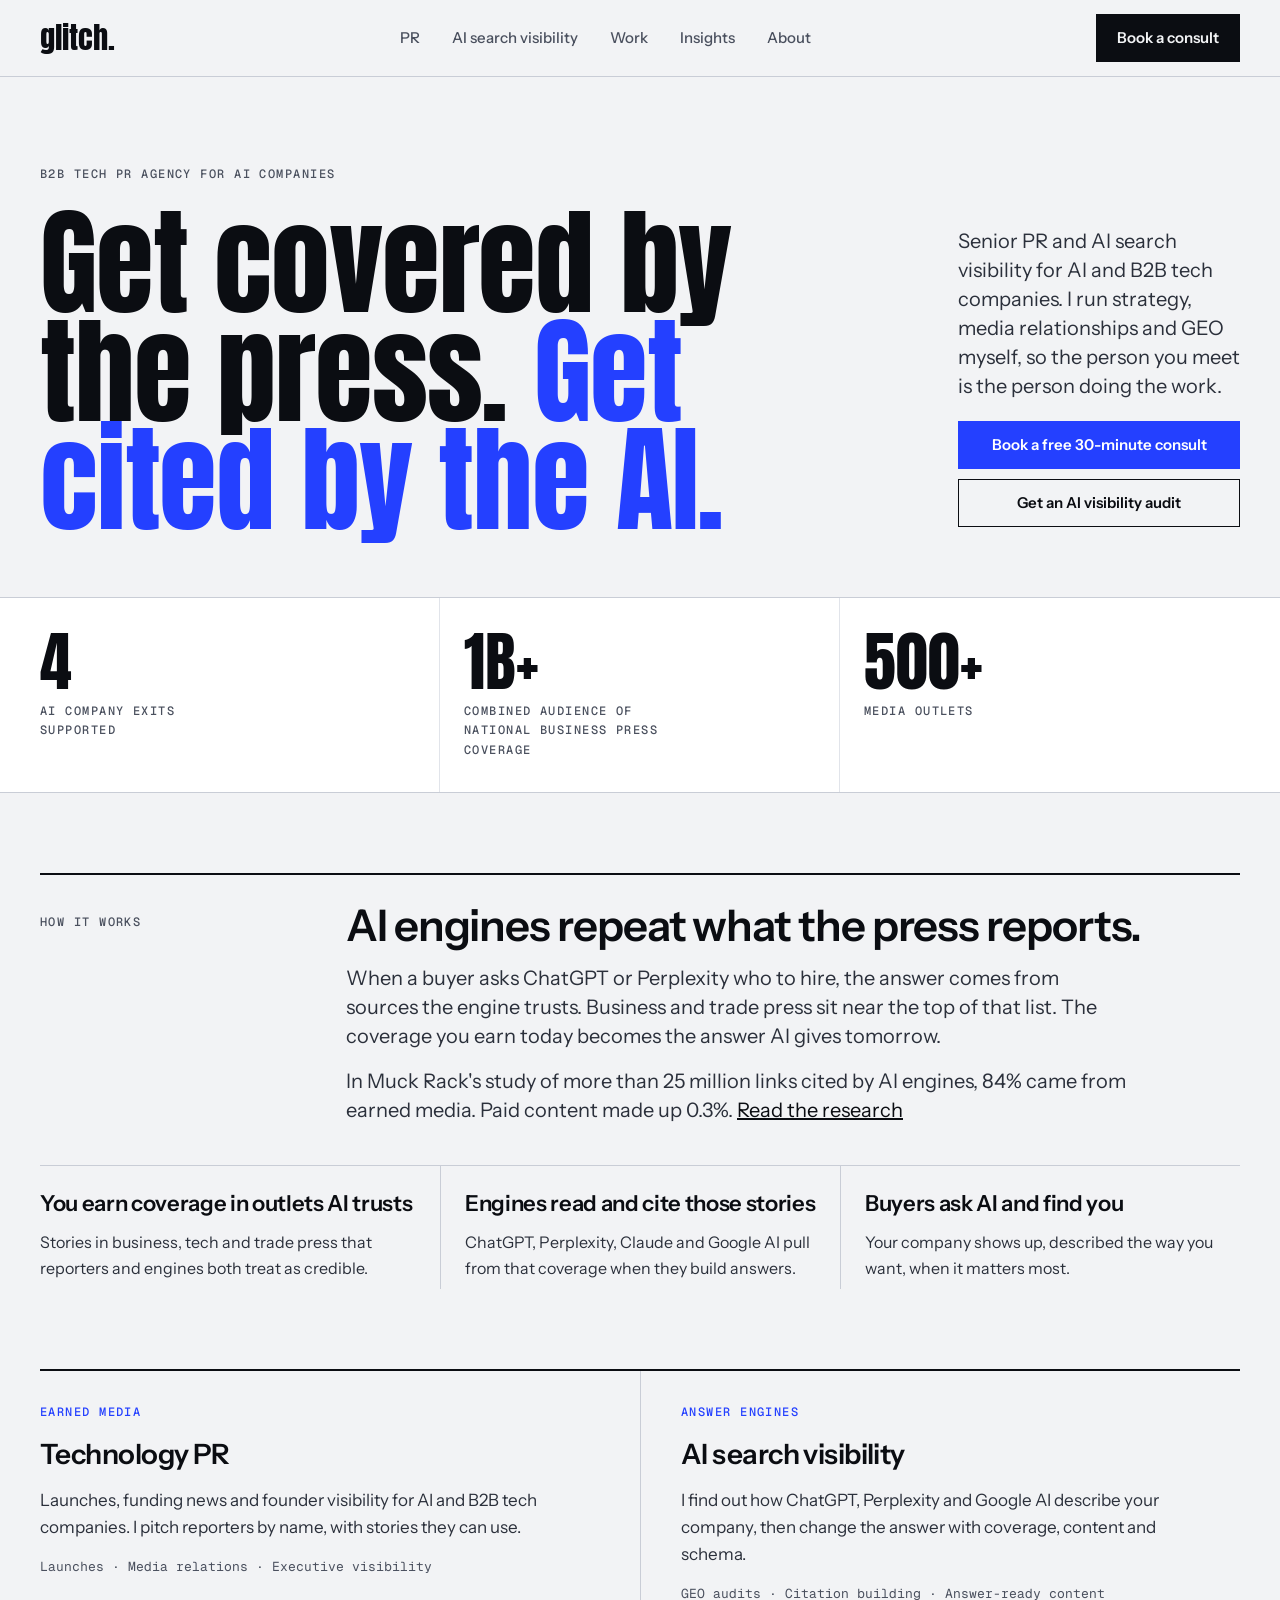
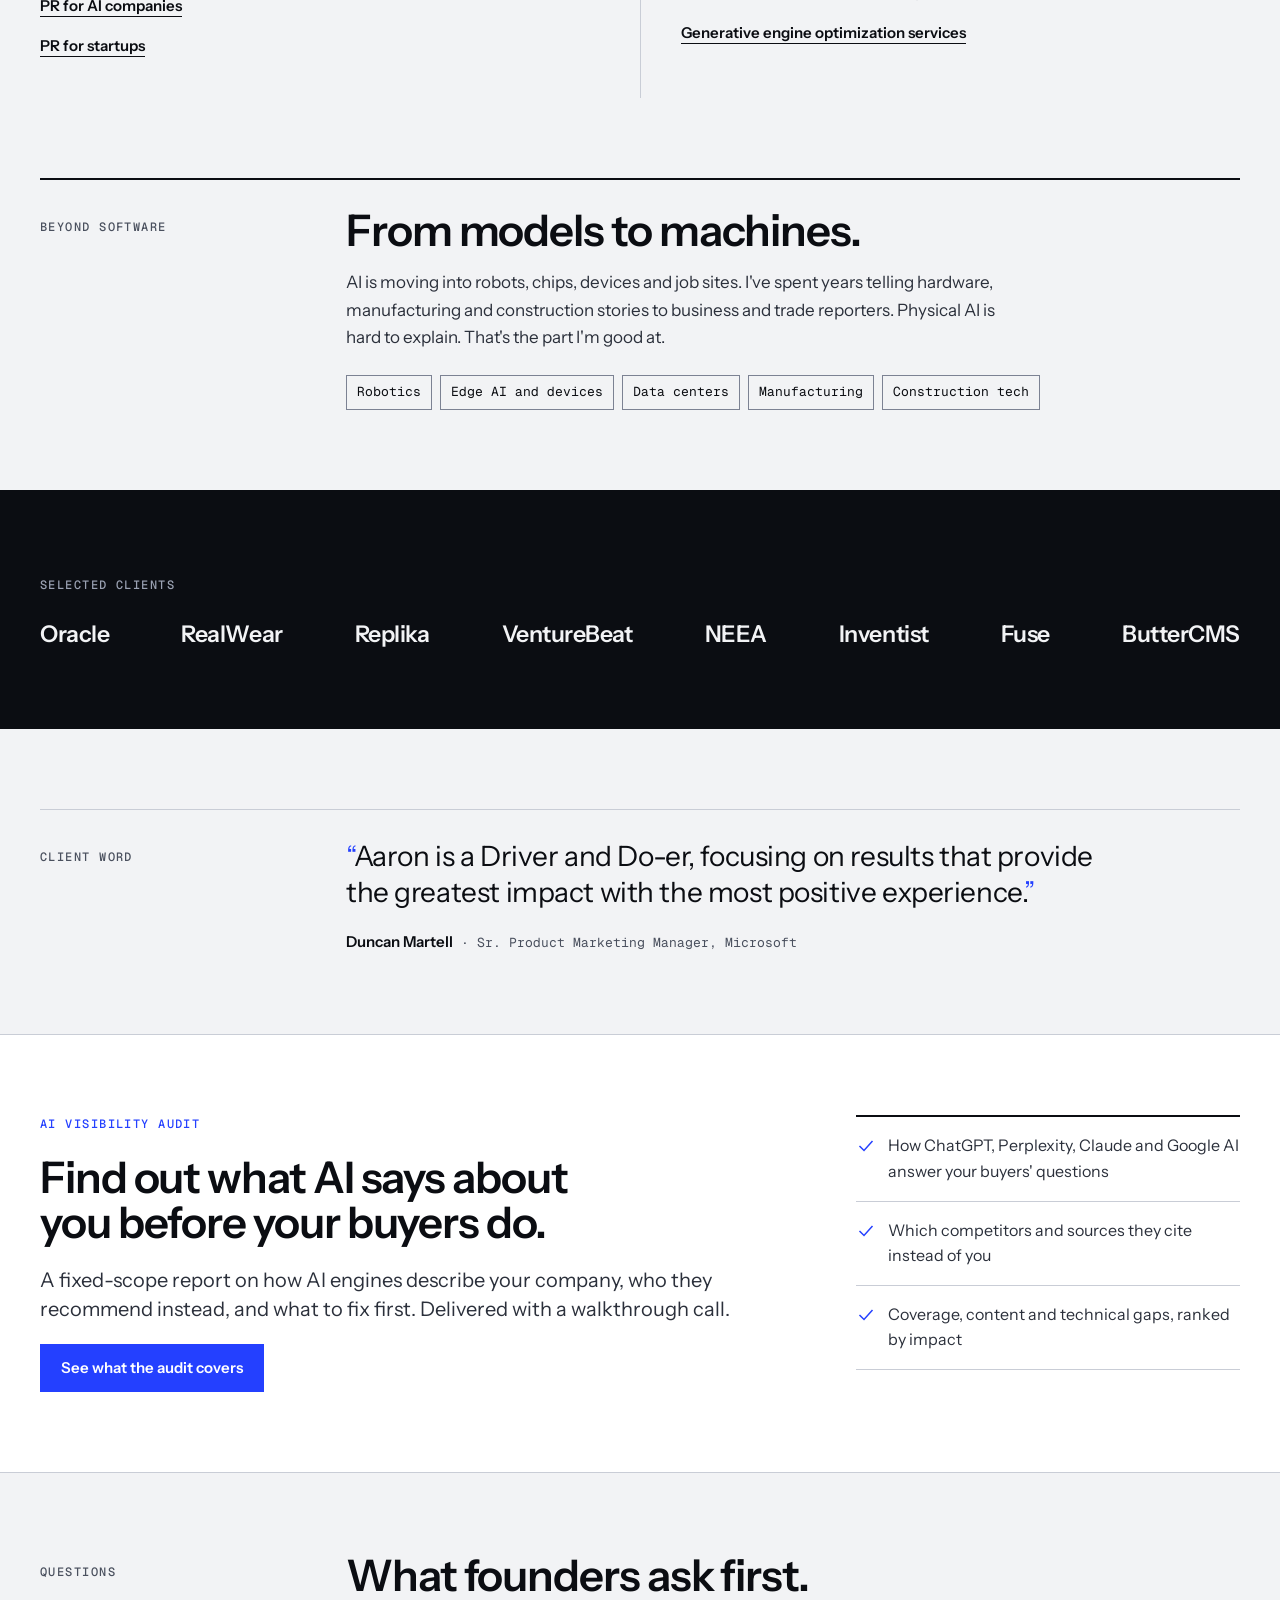
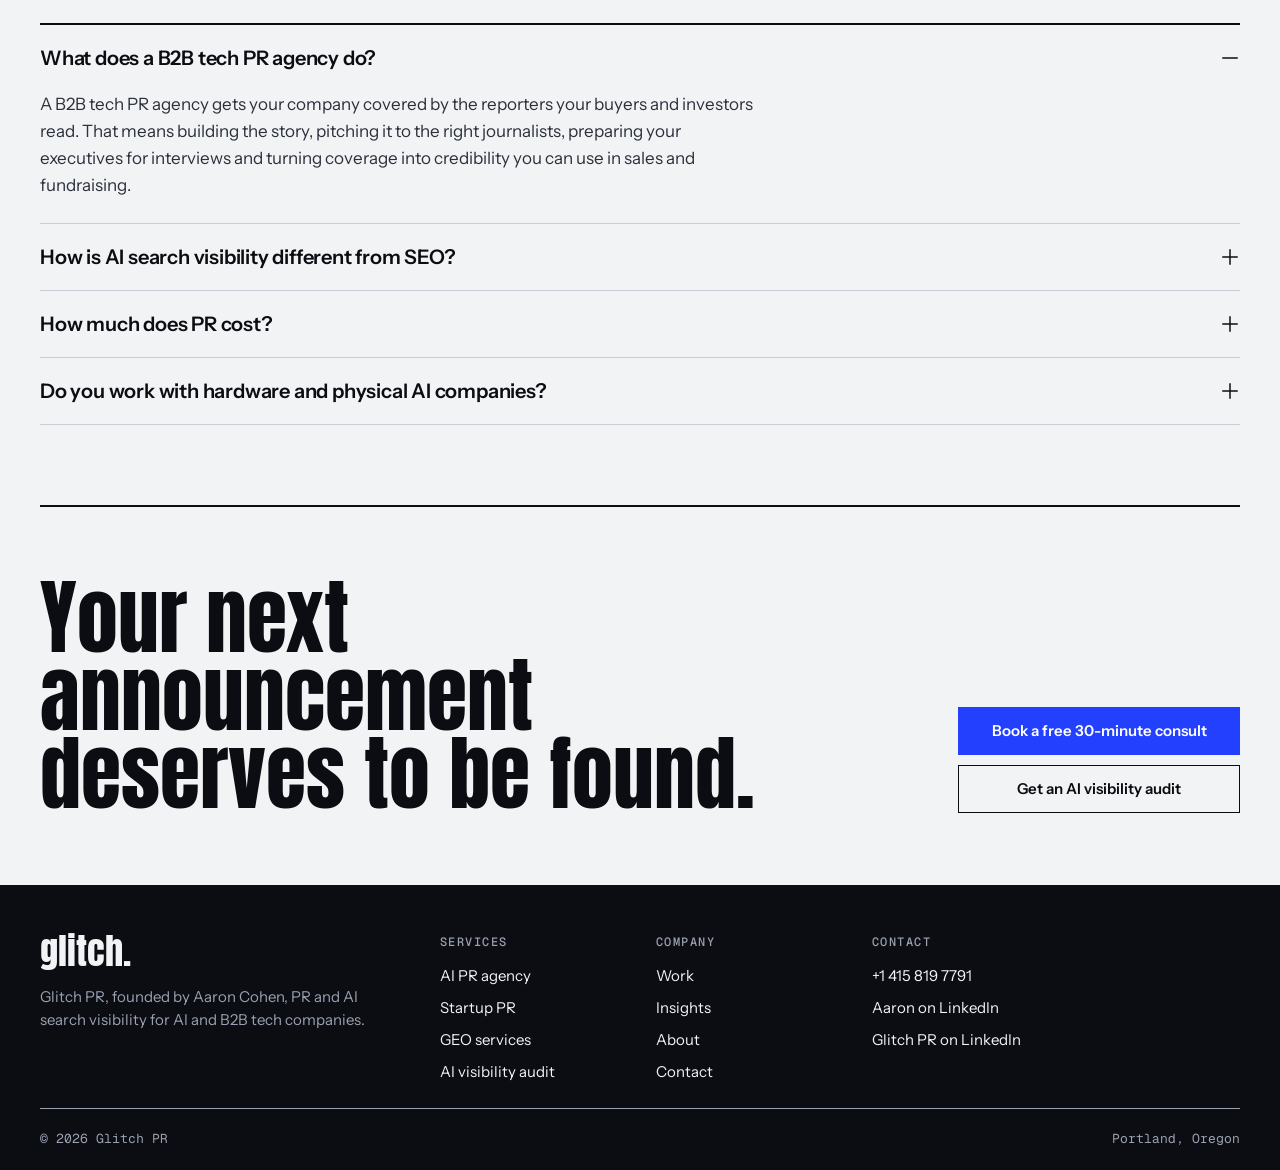
<file: index.html>
<!doctype html>
<html lang="en">
<head>
<meta charset="utf-8">
<meta name="viewport" content="width=device-width, initial-scale=1, viewport-fit=cover">
<title>B2B Tech PR Agency for AI and Deep Tech | Glitch PR</title>
<meta name="description" content="Glitch PR is a B2B tech PR agency for AI companies. Senior PR and AI search visibility, from the person who does the work.">
<link rel="canonical" href="https://www.glitchpr.com/"><meta property="og:title" content="B2B Tech PR Agency for AI and Deep Tech | Glitch PR"><meta property="og:description" content="Glitch PR is a B2B tech PR agency for AI companies. Senior PR and AI search visibility, from the person who does the work."><meta property="og:url" content="https://www.glitchpr.com/"><meta property="og:type" content="website"><meta name="twitter:card" content="summary_large_image"><meta property="og:image" content="https://www.glitchpr.com/og.png"><meta name="twitter:image" content="https://www.glitchpr.com/og.png"><link rel="apple-touch-icon" href="/apple-touch-icon.png">
<link rel="icon" href="/favicon.svg" type="image/svg+xml">
<link rel="preconnect" href="https://fonts.googleapis.com"><link rel="preconnect" href="https://fonts.gstatic.com" crossorigin><link rel="stylesheet" href="https://fonts.googleapis.com/css2?family=Anton&family=Instrument+Sans:ital,wght@0,400;0,500;0,600;1,400&family=Geist+Mono:wght@400;500&display=swap">
<link rel="stylesheet" href="/styles.css">
<script type="application/ld+json">{"@context": "https://schema.org", "@type": "ProfessionalService", "name": "Glitch PR", "url": "https://www.glitchpr.com", "description": "PR and AI search visibility for AI and B2B tech companies.", "founder": {"@type": "Person", "name": "Aaron Cohen"}, "areaServed": "US", "address": {"@type": "PostalAddress", "addressLocality": "Portland", "addressRegion": "OR", "addressCountry": "US"}, "telephone": "+1-415-819-7791", "sameAs": ["https://www.linkedin.com/company/glitch-pr"], "knowsAbout": ["Technology PR", "Media relations", "Generative engine optimization", "AI search visibility"]}</script><script type="application/ld+json">{"@context": "https://schema.org", "@type": "FAQPage", "mainEntity": [{"@type": "Question", "name": "What does a B2B tech PR agency do?", "acceptedAnswer": {"@type": "Answer", "text": "A B2B tech PR agency gets your company covered by the reporters your buyers and investors read. That means building the story, pitching it to the right journalists, preparing your executives for interviews and turning coverage into credibility you can use in sales and fundraising."}}, {"@type": "Question", "name": "How is AI search visibility different from SEO?", "acceptedAnswer": {"@type": "Answer", "text": "SEO works to rank your pages in search results. AI search visibility, also called generative engine optimization (GEO), works to get your company named and cited inside AI-generated answers. The technical basics overlap, but AI citations depend heavily on third-party coverage, which is why PR and GEO belong together."}}, {"@type": "Question", "name": "How much does PR cost?", "acceptedAnswer": {"@type": "Answer", "text": "Every engagement is scoped to your goals and timeline, so there's no rate card. On a free 30-minute consult I'll tell you what it takes to hit your goals and what that costs."}}, {"@type": "Question", "name": "Do you work with hardware and physical AI companies?", "acceptedAnswer": {"@type": "Answer", "text": "Yes. Robotics, devices, data center and industrial AI companies are a core focus. I have years of experience pitching hardware, manufacturing and construction stories to business and trade press."}}]}</script>
</head>
<body>
<header class="nav">
  <div class="wrap">
    <a class="wordmark" href="/" aria-label="Glitch PR home">glitch.</a>
    <ul class="nav-links"><li><a href="/ai-pr-agency">PR</a></li><li><a href="/geo-services">AI search visibility</a></li><li><a href="/work">Work</a></li><li><a href="/why-pr-matters-for-ai-search">Insights</a></li><li><a href="/about">About</a></li></ul>
    <a class="btn btn-inverse nav-cta" href="/contact">Book a consult</a>
    <details class="menu">
      <summary aria-label="Open menu">Menu <svg width="20" height="20" viewBox="0 0 20 20" aria-hidden="true"><path d="M3 6h14M3 10h14M3 14h14" stroke="currentColor" stroke-width="1.5" stroke-linecap="square" fill="none"/></svg></summary>
      <nav class="menu-panel" aria-label="Mobile"><a href="/ai-pr-agency">PR</a><a href="/geo-services">AI search visibility</a><a href="/work">Work</a><a href="/why-pr-matters-for-ai-search">Insights</a><a href="/about">About</a><a class="btn btn-primary" href="/contact">Book a free 30-minute consult</a></nav>
    </details>
  </div>
</header>
<main id="top">
  <section class="hero">
    <div class="wrap">
      <span class="label">B2B tech PR agency for AI companies</span>
      <div class="grid-9-3">
        <h1 class="h1 main">Get covered by the press. <em>Get cited by the AI.</em></h1>
        <div class="hero-side side">
          <p class="lede">Senior PR and AI search visibility for AI and B2B tech companies. I run strategy, media relationships and GEO myself, so the person you meet is the person doing the work.</p>
          <div class="stack">
            <a class="btn btn-primary" href="/contact">Book a free 30-minute consult</a>
            <a class="btn btn-secondary" href="/ai-visibility-audit">Get an AI visibility audit</a>
          </div>
        </div>
      </div>
    </div>
  </section>

  <section class="stats" aria-label="Results">
    <div class="wrap stats-grid">
      <div class="stat"><span class="stat-n">4</span><span class="label">AI company exits supported</span></div>
      <div class="stat"><span class="stat-n">1B+</span><span class="label">Combined audience of national business press coverage</span></div>
      <div class="stat"><span class="stat-n">500+</span><span class="label">Media outlets</span></div>
    </div>
  </section>

  <section class="section">
    <div class="wrap">
      <div class="sec-head rule">
        <span class="label">How it works</span>
        <div class="sec-body">
          <h2 class="h2">AI engines repeat what the press reports.</h2>
          <p>When a buyer asks ChatGPT or Perplexity who to hire, the answer comes from sources the engine trusts. Business and trade press sit near the top of that list. The coverage you earn today becomes the answer AI gives tomorrow.</p>
          <p>In Muck Rack's study of more than 25 million links cited by AI engines, 84% came from earned media. Paid content made up 0.3%. <a href="/why-pr-matters-for-ai-search">Read the research</a></p>
        </div>
      </div>
      <ol class="steps">
        <li><h3>You earn coverage in outlets AI trusts</h3><p>Stories in business, tech and trade press that reporters and engines both treat as credible.</p></li>
        <li><h3>Engines read and cite those stories</h3><p>ChatGPT, Perplexity, Claude and Google AI pull from that coverage when they build answers.</p></li>
        <li><h3>Buyers ask AI and find you</h3><p>Your company shows up, described the way you want, when it matters most.</p></li>
      </ol>
    </div>
  </section>

  <section class="section" style="padding-top:0">
    <div class="wrap">
      <div class="pillars rule">
        <div class="pillar" id="pr">
          <span class="label accent">Earned media</span>
          <h2 class="h3">Technology PR</h2>
          <p>Launches, funding news and founder visibility for AI and B2B tech companies. I pitch reporters by name, with stories they can use.</p>
          <span class="meta">Launches · Media relations · Executive visibility</span>
          <a class="textlink" href="/ai-pr-agency">PR for AI companies</a>
          <a class="textlink" href="/startup-pr">PR for startups</a>
        </div>
        <div class="pillar" id="ai-search">
          <span class="label accent">Answer engines</span>
          <h2 class="h3">AI search visibility</h2>
          <p>I find out how ChatGPT, Perplexity and Google AI describe your company, then change the answer with coverage, content and schema.</p>
          <span class="meta">GEO audits · Citation building · Answer-ready content</span>
          <a class="textlink" href="/geo-services">Generative engine optimization services</a>
        </div>
      </div>
    </div>
  </section>

  <section class="section" style="padding-top:0">
    <div class="wrap">
      <div class="physical rule" style="padding-top:28px">
        <span class="label">Beyond software</span>
        <div class="physical-body">
          <h2 class="h2">From models to machines.</h2>
          <p>AI is moving into robots, chips, devices and job sites. I've spent years telling hardware, manufacturing and construction stories to business and trade reporters. Physical AI is hard to explain. That's the part I'm good at.</p>
          <ul class="tags" aria-label="Sectors">
            <li>Robotics</li><li>Edge AI and devices</li><li>Data centers</li><li>Manufacturing</li><li>Construction tech</li>
          </ul>
        </div>
      </div>
    </div>
  </section>

  <section class="clients section" id="clients">
    <div class="wrap">
      <span class="label">Selected clients</span>
      <ul class="client-list">
        <li>Oracle</li><li>RealWear</li><li>Replika</li><li>VentureBeat</li><li>NEEA</li><li>Inventist</li><li>Fuse</li><li>ButterCMS</li>
      </ul>
    </div>
  </section>

  <section class="section">
    <div class="wrap">
      <figure class="quote" style="margin:0">
        <span class="label">Client word</span>
        <blockquote>
          <p><span class="qm">“</span>Aaron is a Driver and Do-er, focusing on results that provide the greatest impact with the most positive experience.<span class="qm">”</span></p>
          <cite><b>Duncan Martell</b> · Sr. Product Marketing Manager, Microsoft</cite>
        </blockquote>
      </figure>
    </div>
  </section>

  <section class="audit section" id="audit">
    <div class="wrap audit-grid">
      <div class="audit-copy">
        <span class="label accent">AI visibility audit</span>
        <h2 class="h2">Find out what AI says about you before your buyers do.</h2>
        <p class="lede">A fixed-scope report on how AI engines describe your company, who they recommend instead, and what to fix first. Delivered with a walkthrough call.</p>
        <div><a class="btn btn-primary" href="/ai-visibility-audit">See what the audit covers</a></div>
      </div>
      <ul class="audit-list" aria-label="What the audit covers">
        <li><svg viewBox="0 0 20 20" aria-hidden="true"><path d="M4 10.5l4 4 8-9"/></svg>How ChatGPT, Perplexity, Claude and Google AI answer your buyers' questions</li>
        <li><svg viewBox="0 0 20 20" aria-hidden="true"><path d="M4 10.5l4 4 8-9"/></svg>Which competitors and sources they cite instead of you</li>
        <li><svg viewBox="0 0 20 20" aria-hidden="true"><path d="M4 10.5l4 4 8-9"/></svg>Coverage, content and technical gaps, ranked by impact</li>
      </ul>
    </div>
  </section>

  <section class="section">
    <div class="wrap">
      <div class="sec-head" style="padding-top:0;margin-bottom:24px">
        <span class="label">Questions</span>
        <div class="sec-body"><h2 class="h2">What founders ask first.</h2></div>
      </div>
      <div class="faq">
        <details open>
          <summary>What does a B2B tech PR agency do?<svg viewBox="0 0 20 20" aria-hidden="true"><path d="M3 10h14"/><path class="v" d="M10 3v14"/></svg></summary>
          <p>A B2B tech PR agency gets your company covered by the reporters your buyers and investors read. That means building the story, pitching it to the right journalists, preparing your executives for interviews and turning coverage into credibility you can use in sales and fundraising.</p>
        </details>
        <details>
          <summary>How is AI search visibility different from SEO?<svg viewBox="0 0 20 20" aria-hidden="true"><path d="M3 10h14"/><path class="v" d="M10 3v14"/></svg></summary>
          <p>SEO works to rank your pages in search results. AI search visibility, also called generative engine optimization (GEO), works to get your company named and cited inside AI-generated answers. The technical basics overlap, but AI citations depend heavily on third-party coverage, which is why PR and GEO belong together.</p>
        </details>
        <details>
          <summary>How much does PR cost?<svg viewBox="0 0 20 20" aria-hidden="true"><path d="M3 10h14"/><path class="v" d="M10 3v14"/></svg></summary>
          <p>Every engagement is scoped to your goals and timeline, so there's no rate card. On a free 30-minute consult I'll tell you what it takes to hit your goals and what that costs.</p>
        </details>
        <details>
          <summary>Do you work with hardware and physical AI companies?<svg viewBox="0 0 20 20" aria-hidden="true"><path d="M3 10h14"/><path class="v" d="M10 3v14"/></svg></summary>
          <p>Yes. Robotics, devices, data center and industrial AI companies are a core focus. I have years of experience pitching hardware, manufacturing and construction stories to business and trade press.</p>
        </details>
      </div>
    </div>
  </section>

  <section id="contact">
    <div class="wrap">
      <div class="cta">
        <h2>Your next announcement deserves to be found.</h2>
        <div class="stack">
          <a class="btn btn-primary" href="/contact">Book a free 30-minute consult</a>
          <a class="btn btn-secondary" href="/ai-visibility-audit">Get an AI visibility audit</a>
        </div>
      </div>
    </div>
  </section>
</main>
<footer>
  <div class="wrap">
    <div class="foot">
      <div><a class="wordmark" href="/">glitch.</a><p>Glitch PR, founded by Aaron Cohen, PR and AI search visibility for AI and B2B tech companies.</p></div>
      <div><h4>Services</h4><ul><li><a href="/ai-pr-agency">AI PR agency</a></li><li><a href="/startup-pr">Startup PR</a></li><li><a href="/geo-services">GEO services</a></li><li><a href="/ai-visibility-audit">AI visibility audit</a></li></ul></div>
      <div><h4>Company</h4><ul><li><a href="/work">Work</a></li><li><a href="/why-pr-matters-for-ai-search">Insights</a></li><li><a href="/about">About</a></li><li><a href="/contact">Contact</a></li></ul></div>
      <div><h4>Contact</h4><ul><li class="phone">+1 415 819 7791</li><li><a href="https://www.linkedin.com/in/aaron-c-cohen/" rel="noopener">Aaron on LinkedIn</a></li><li><a href="https://www.linkedin.com/company/glitch-pr" rel="noopener">Glitch PR on LinkedIn</a></li></ul></div>
    </div>
    <div class="foot-bar"><span>© 2026 Glitch PR</span><span>Portland, Oregon</span></div>
  </div>
</footer>
</body>
</html>
</file>
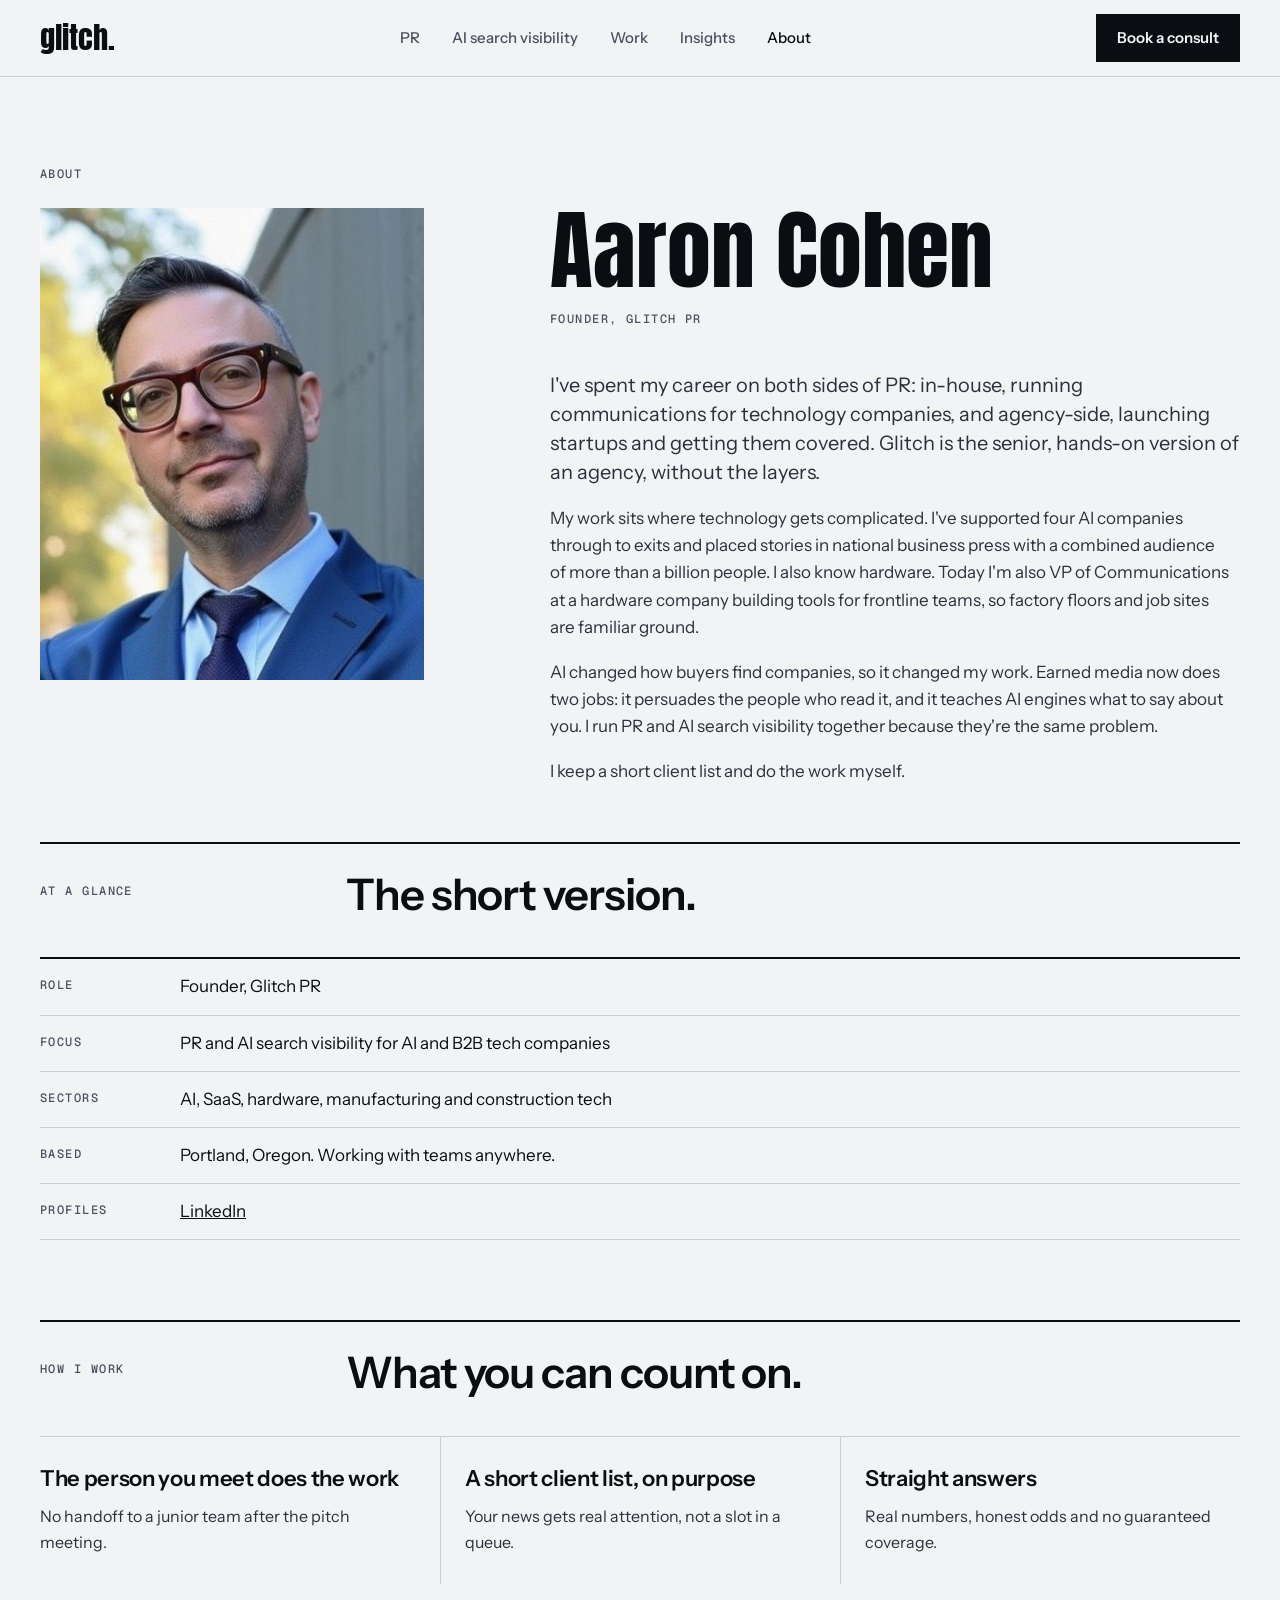
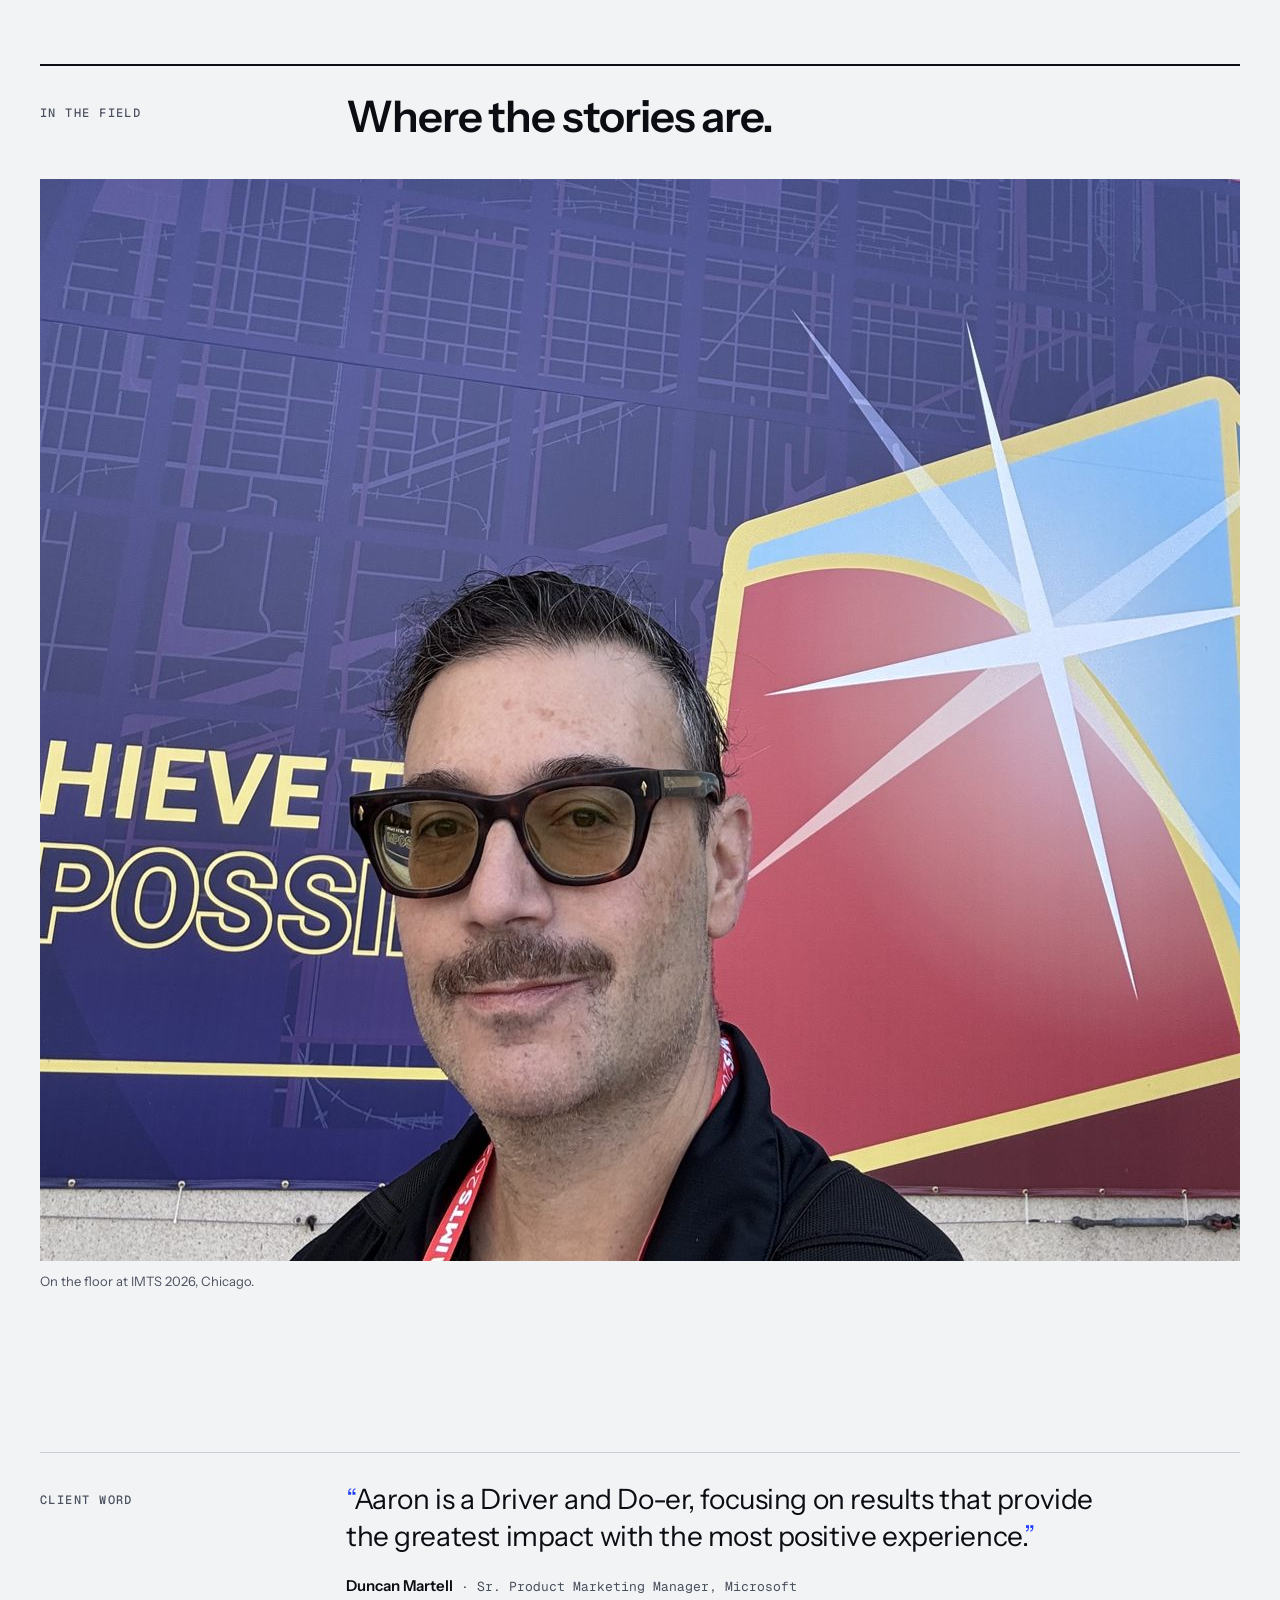
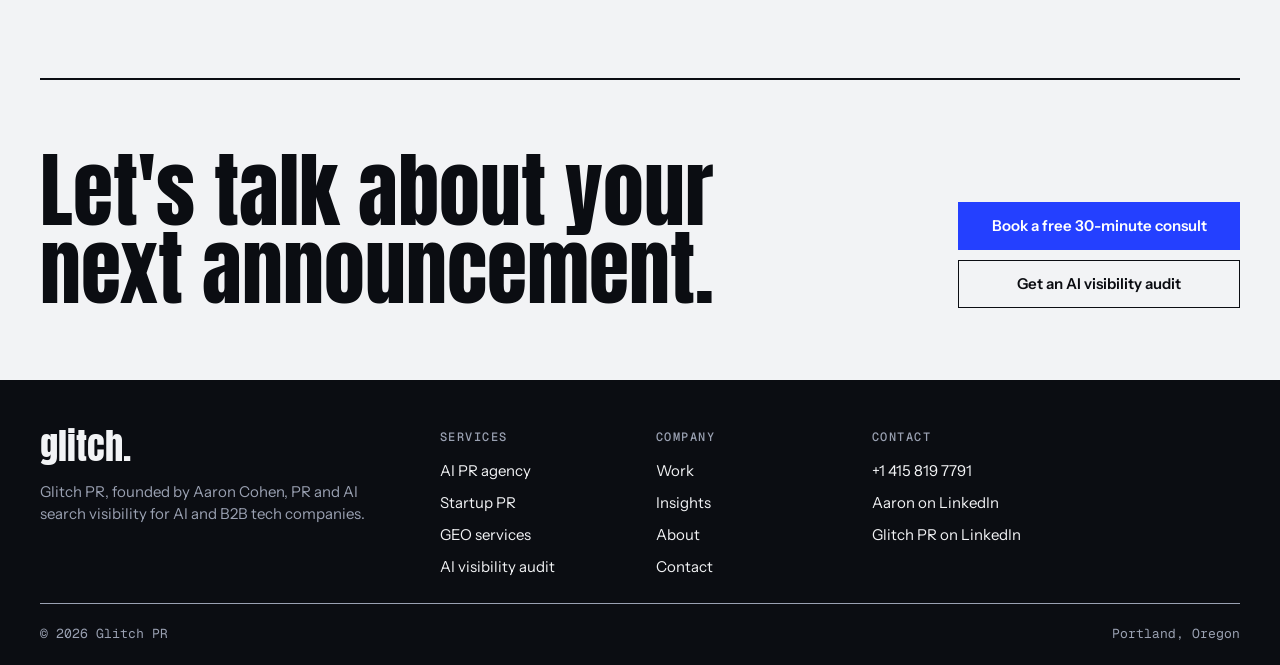
<file: about.html>
<!doctype html>
<html lang="en">
<head>
<meta charset="utf-8">
<meta name="viewport" content="width=device-width, initial-scale=1, viewport-fit=cover">
<title>Aaron Cohen, PR and AI Search Consultant | Glitch PR</title>
<meta name="description" content="Aaron Cohen is the founder of Glitch PR, a senior PR and AI search visibility consultancy for AI and B2B tech companies.">
<link rel="canonical" href="https://www.glitchpr.com/about"><meta property="og:title" content="Aaron Cohen, PR and AI Search Consultant | Glitch PR"><meta property="og:description" content="Aaron Cohen is the founder of Glitch PR, a senior PR and AI search visibility consultancy for AI and B2B tech companies."><meta property="og:url" content="https://www.glitchpr.com/about"><meta property="og:type" content="website"><meta name="twitter:card" content="summary_large_image"><meta property="og:image" content="https://www.glitchpr.com/og.png"><meta name="twitter:image" content="https://www.glitchpr.com/og.png"><link rel="apple-touch-icon" href="/apple-touch-icon.png">
<link rel="icon" href="/favicon.svg" type="image/svg+xml">
<link rel="preconnect" href="https://fonts.googleapis.com"><link rel="preconnect" href="https://fonts.gstatic.com" crossorigin><link rel="stylesheet" href="https://fonts.googleapis.com/css2?family=Anton&family=Instrument+Sans:ital,wght@0,400;0,500;0,600;1,400&family=Geist+Mono:wght@400;500&display=swap">
<link rel="stylesheet" href="/styles.css">
<script type="application/ld+json">{"@context": "https://schema.org", "@type": "Person", "name": "Aaron Cohen", "jobTitle": "Founder", "worksFor": {"@type": "Organization", "name": "Glitch PR"}, "url": "https://www.glitchpr.com/about", "sameAs": ["https://www.linkedin.com/in/aaron-c-cohen/"], "knowsAbout": ["Technology PR", "Generative engine optimization", "AI search visibility", "Media relations"], "address": {"@type": "PostalAddress", "addressLocality": "Portland", "addressRegion": "OR"}}</script>
</head>
<body>
<header class="nav">
  <div class="wrap">
    <a class="wordmark" href="/" aria-label="Glitch PR home">glitch.</a>
    <ul class="nav-links"><li><a href="/ai-pr-agency">PR</a></li><li><a href="/geo-services">AI search visibility</a></li><li><a href="/work">Work</a></li><li><a href="/why-pr-matters-for-ai-search">Insights</a></li><li><a href="/about" aria-current="page">About</a></li></ul>
    <a class="btn btn-inverse nav-cta" href="/contact">Book a consult</a>
    <details class="menu">
      <summary aria-label="Open menu">Menu <svg width="20" height="20" viewBox="0 0 20 20" aria-hidden="true"><path d="M3 6h14M3 10h14M3 14h14" stroke="currentColor" stroke-width="1.5" stroke-linecap="square" fill="none"/></svg></summary>
      <nav class="menu-panel" aria-label="Mobile"><a href="/ai-pr-agency">PR</a><a href="/geo-services">AI search visibility</a><a href="/work">Work</a><a href="/why-pr-matters-for-ai-search">Insights</a><a href="/about">About</a><a class="btn btn-primary" href="/contact">Book a free 30-minute consult</a></nav>
    </details>
  </div>
</header>
<section class="page-head"><div class="wrap">
  <span class="label">About</span>
  <div class="about-grid">
    <div class="photo"><img src="/assets/aaron-cohen.jpg" alt="Aaron Cohen" width="472" height="472"></div>
    <div class="bio">
      <h1 class="h1-l">Aaron Cohen</h1>
      <span class="label">Founder, Glitch PR</span>
      <p class="lede">I've spent my career on both sides of PR: in-house, running communications for technology companies, and agency-side, launching startups and getting them covered. Glitch is the senior, hands-on version of an agency, without the layers.</p>
      <p>My work sits where technology gets complicated. I've supported four AI companies through to exits and placed stories in national business press with a combined audience of more than a billion people. I also know hardware. Today I'm also VP of Communications at a hardware company building tools for frontline teams, so factory floors and job sites are familiar ground.</p>
      <p>AI changed how buyers find companies, so it changed my work. Earned media now does two jobs: it persuades the people who read it, and it teaches AI engines what to say about you. I run PR and AI search visibility together because they're the same problem.</p>
      <p>I keep a short client list and do the work myself.</p>
    </div>
  </div>
</div></section>
<section class="section" style="padding-top:0"><div class="wrap">
  <div class="sec-head rule"><span class="label">At a glance</span><div class="sec-body"><h2 class="h2">The short version.</h2></div></div>
  <dl class="facts">
    <dt>Role</dt><dd>Founder, Glitch PR</dd>
    <dt>Focus</dt><dd>PR and AI search visibility for AI and B2B tech companies</dd>
    <dt>Sectors</dt><dd>AI, SaaS, hardware, manufacturing and construction tech</dd>
    <dt>Based</dt><dd>Portland, Oregon. Working with teams anywhere.</dd>
    <dt>Profiles</dt><dd><a href="https://www.linkedin.com/in/aaron-c-cohen/" rel="noopener">LinkedIn</a></dd>
  </dl>
</div></section>
<section class="section" style="padding-top:0"><div class="wrap">
  <div class="sec-head rule"><span class="label">How I work</span><div class="sec-body"><h2 class="h2">What you can count on.</h2></div></div>
  <div class="grid-3">
    <div class="cell"><h3>The person you meet does the work</h3><p>No handoff to a junior team after the pitch meeting.</p></div>
    <div class="cell"><h3>A short client list, on purpose</h3><p>Your news gets real attention, not a slot in a queue.</p></div>
    <div class="cell"><h3>Straight answers</h3><p>Real numbers, honest odds and no guaranteed coverage.</p></div>
  </div>
</div></section>
<section class="section" style="padding-top:0"><div class="wrap">
  <div class="sec-head rule"><span class="label">In the field</span><div class="sec-body"><h2 class="h2">Where the stories are.</h2></div></div>
  <figure class="candid"><img src="/assets/aaron-imts-2026.jpg" alt="Aaron Cohen at the IMTS 2026 manufacturing technology show" width="1200" height="1082" loading="lazy"><figcaption class="caption">On the floor at IMTS 2026, Chicago.</figcaption></figure>
</div></section>
<section class="section"><div class="wrap"><figure class="quote" style="margin:0">
  <span class="label">Client word</span>
  <blockquote><p><span class="qm">“</span>Aaron is a Driver and Do-er, focusing on results that provide the greatest impact with the most positive experience.<span class="qm">”</span></p>
  <cite><b>Duncan Martell</b> · Sr. Product Marketing Manager, Microsoft</cite></blockquote>
</figure></div></section><section><div class="wrap"><div class="cta">
  <h2>Let's talk about your next announcement.</h2>
  <div class="stack"><a class="btn btn-primary" href="/contact">Book a free 30-minute consult</a><a class="btn btn-secondary" href="/ai-visibility-audit">Get an AI visibility audit</a></div>
</div></div></section>
<footer>
  <div class="wrap">
    <div class="foot">
      <div><a class="wordmark" href="/">glitch.</a><p>Glitch PR, founded by Aaron Cohen, PR and AI search visibility for AI and B2B tech companies.</p></div>
      <div><h4>Services</h4><ul><li><a href="/ai-pr-agency">AI PR agency</a></li><li><a href="/startup-pr">Startup PR</a></li><li><a href="/geo-services">GEO services</a></li><li><a href="/ai-visibility-audit">AI visibility audit</a></li></ul></div>
      <div><h4>Company</h4><ul><li><a href="/work">Work</a></li><li><a href="/why-pr-matters-for-ai-search">Insights</a></li><li><a href="/about">About</a></li><li><a href="/contact">Contact</a></li></ul></div>
      <div><h4>Contact</h4><ul><li class="phone">+1 415 819 7791</li><li><a href="https://www.linkedin.com/in/aaron-c-cohen/" rel="noopener">Aaron on LinkedIn</a></li><li><a href="https://www.linkedin.com/company/glitch-pr" rel="noopener">Glitch PR on LinkedIn</a></li></ul></div>
    </div>
    <div class="foot-bar"><span>© 2026 Glitch PR</span><span>Portland, Oregon</span></div>
  </div>
</footer>
</body>
</html>
</file>
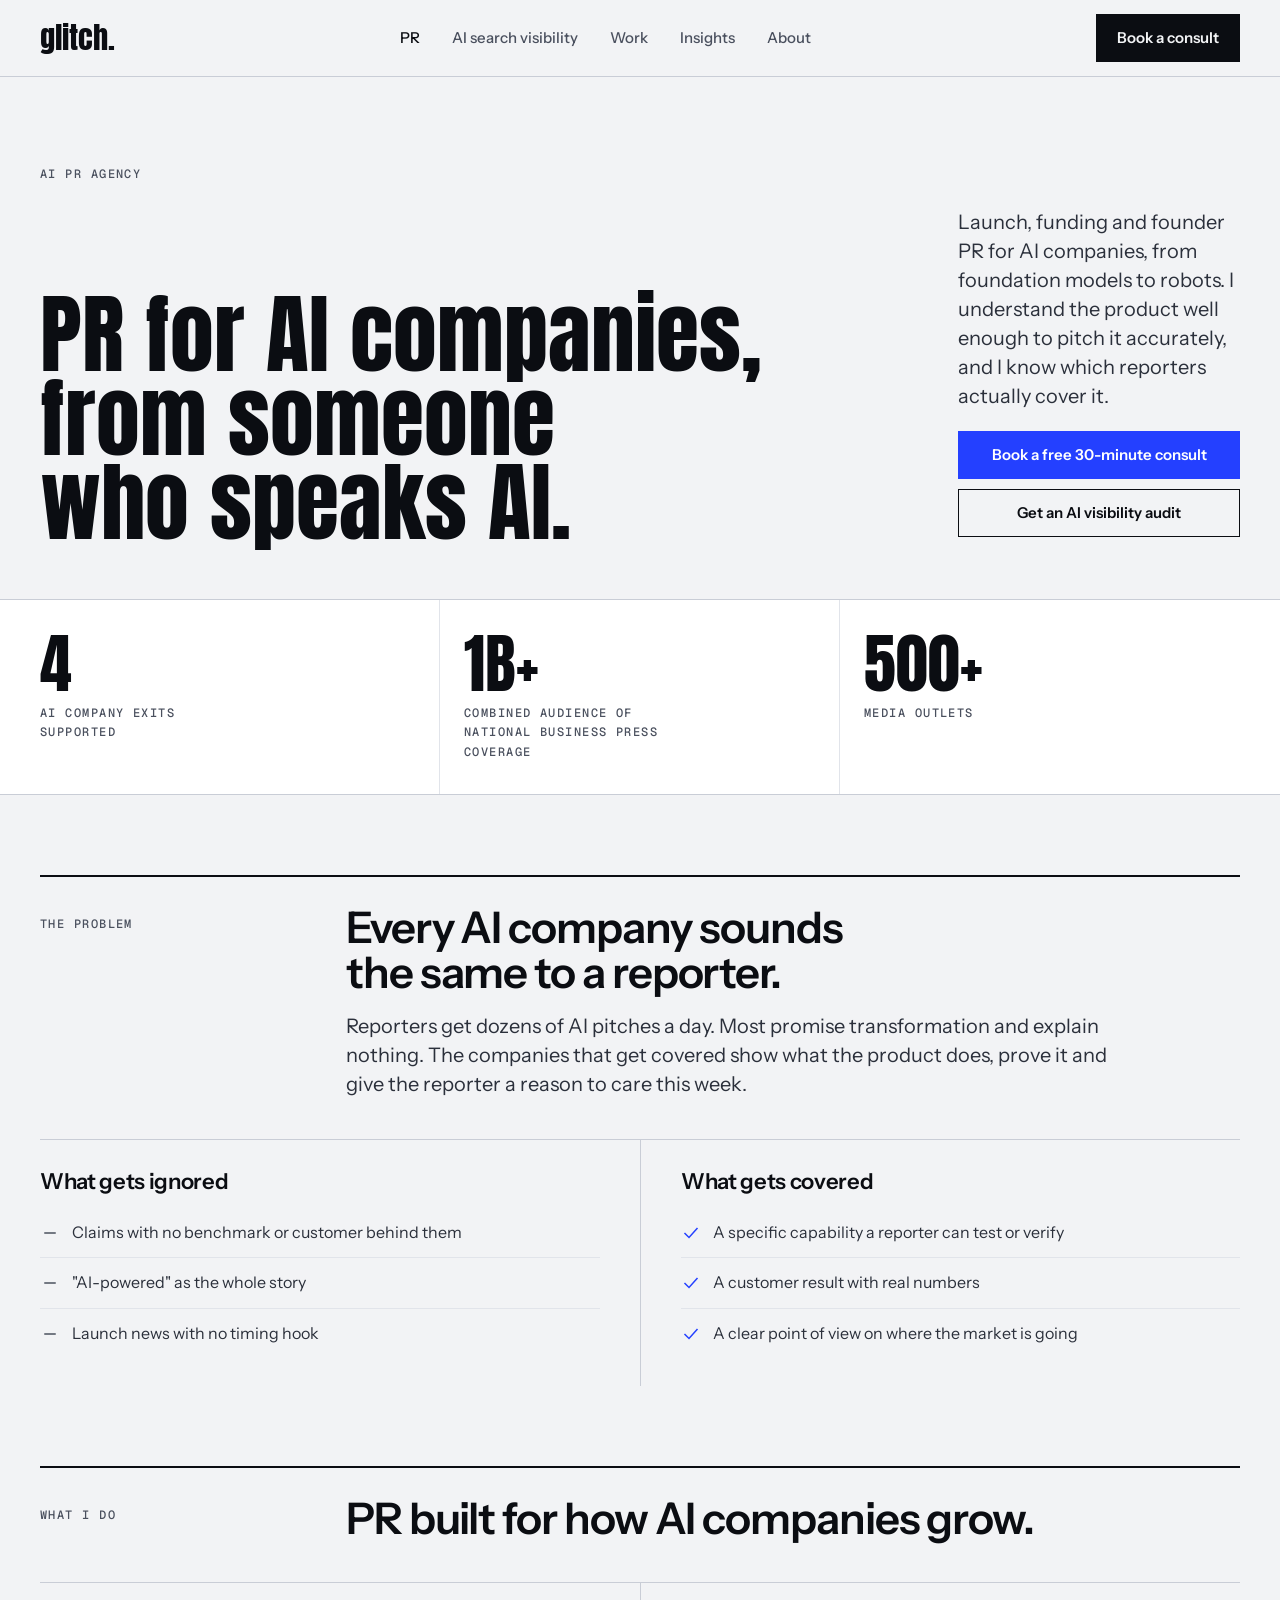
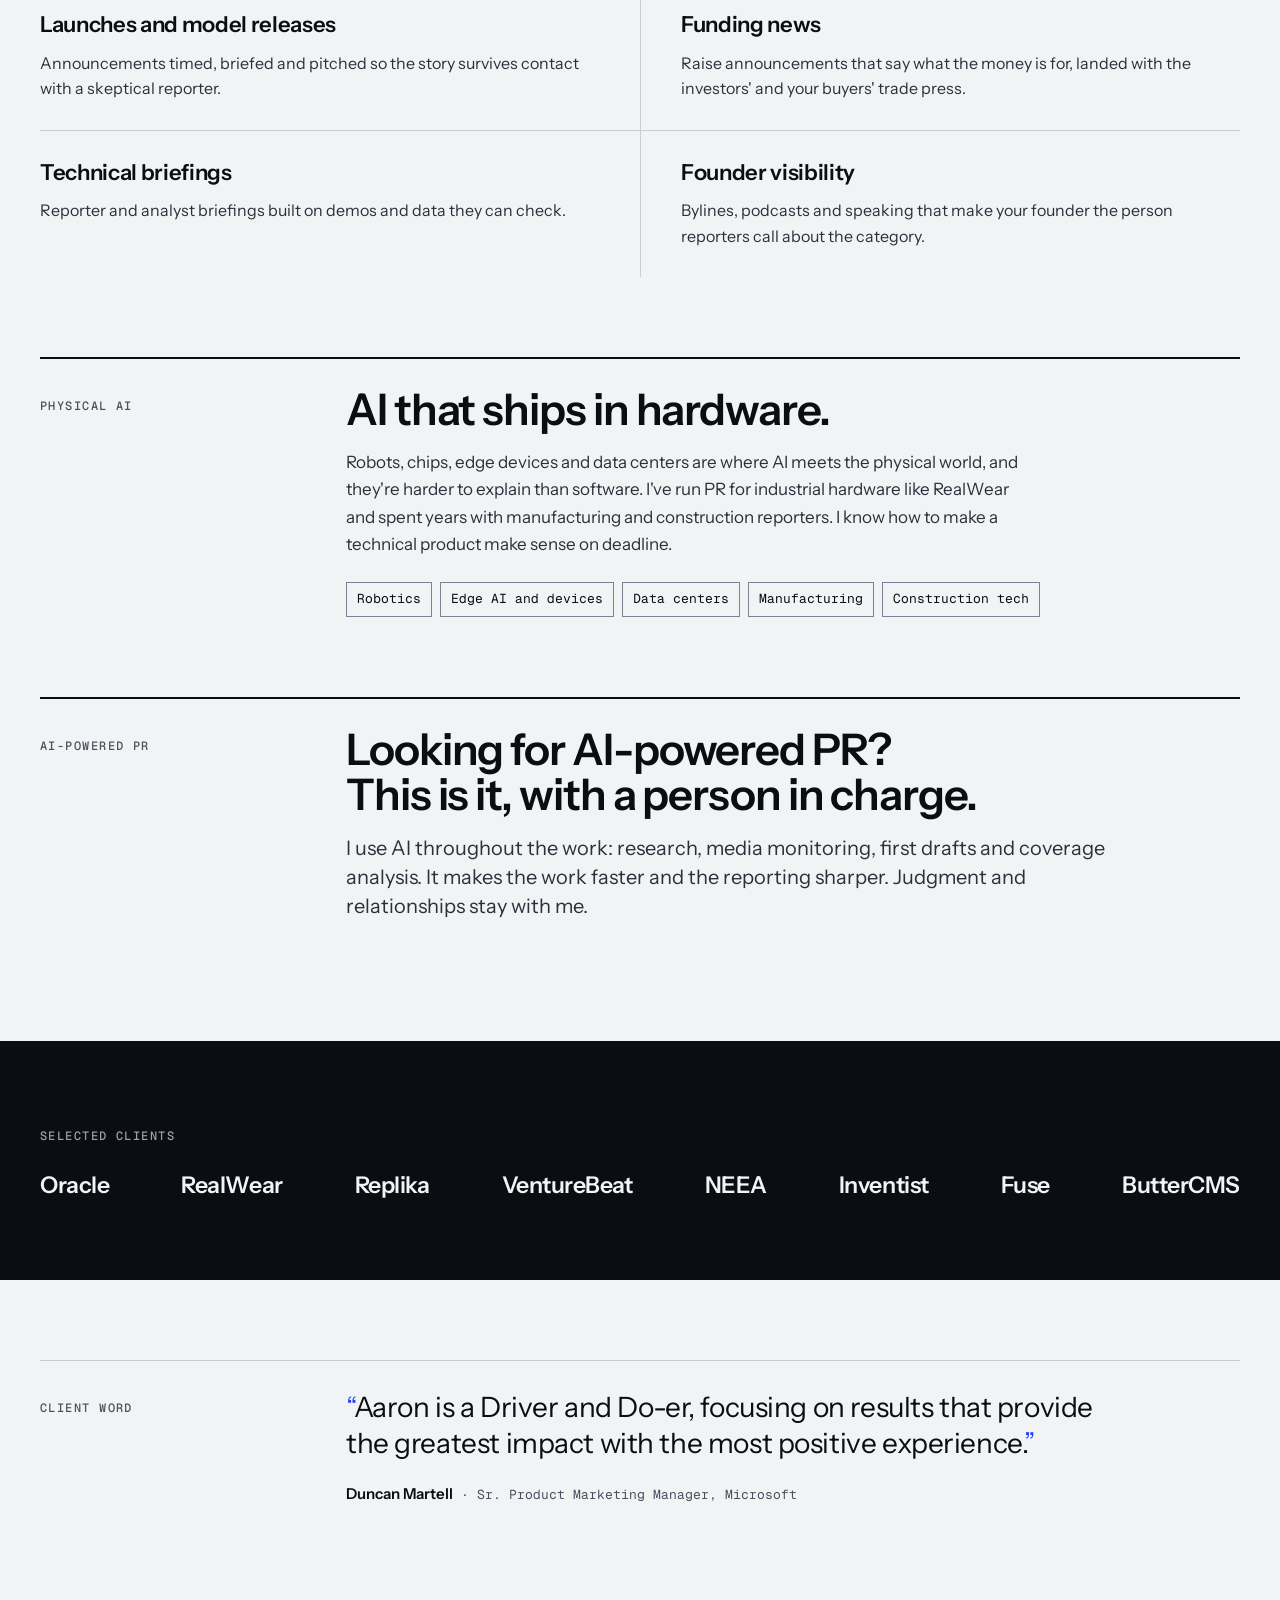
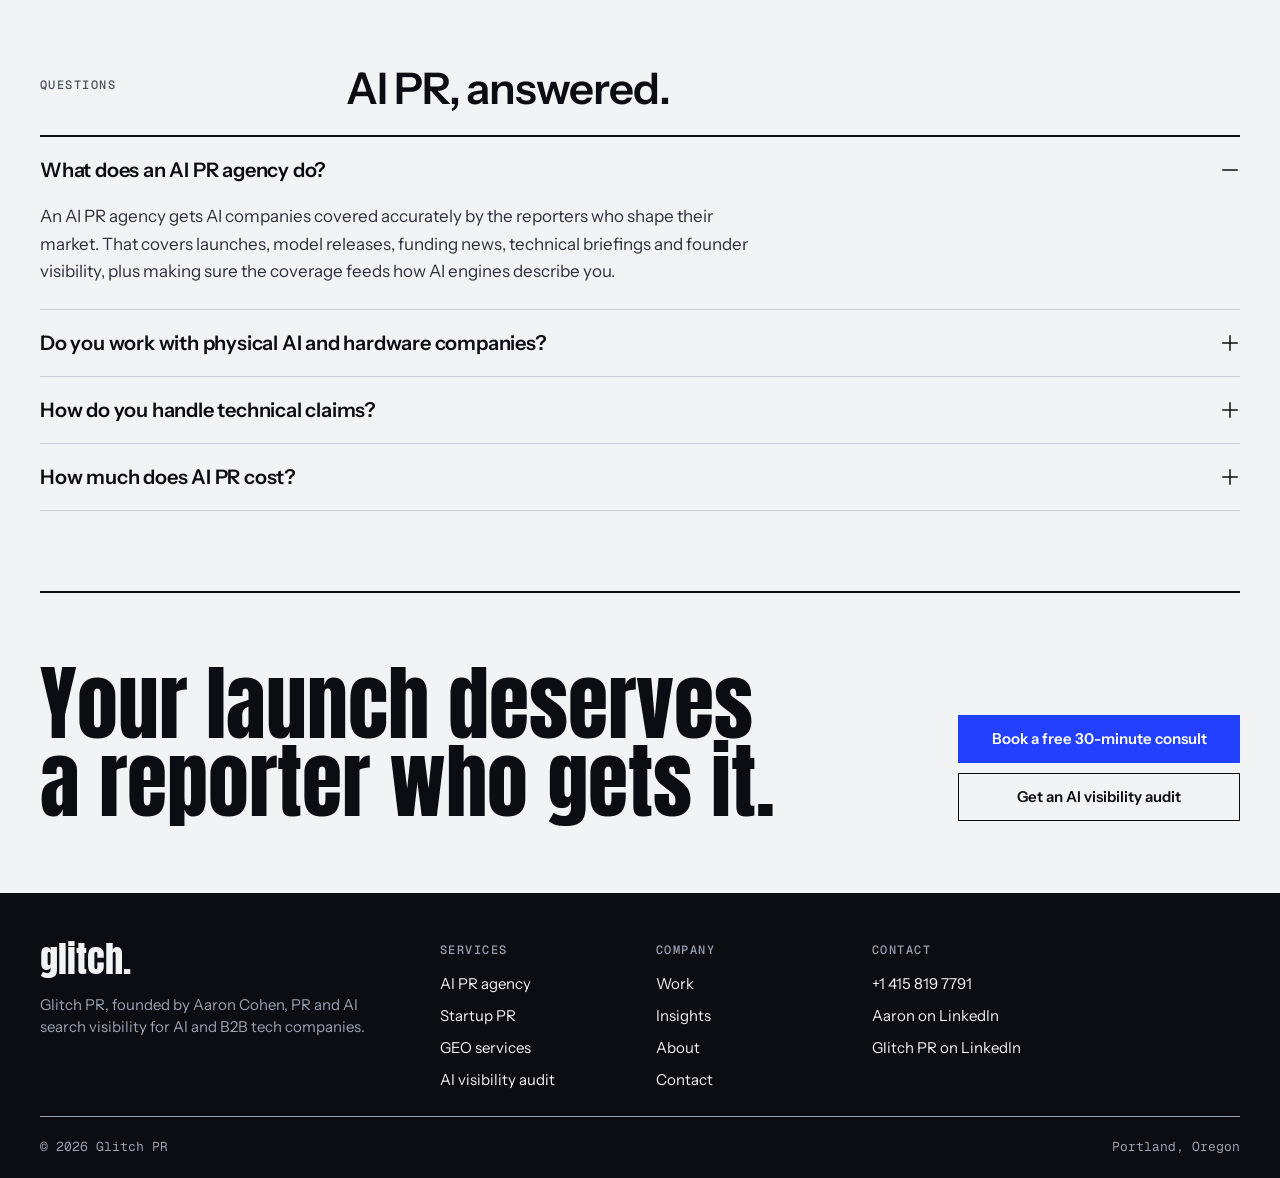
<file: ai-pr-agency.html>
<!doctype html>
<html lang="en">
<head>
<meta charset="utf-8">
<meta name="viewport" content="width=device-width, initial-scale=1, viewport-fit=cover">
<title>AI PR Agency for AI Companies | Glitch PR</title>
<meta name="description" content="An AI PR agency for AI companies, from foundation models to robots. Launch, funding and founder PR from a senior operator who understands the product.">
<link rel="canonical" href="https://www.glitchpr.com/ai-pr-agency"><meta property="og:title" content="AI PR Agency for AI Companies | Glitch PR"><meta property="og:description" content="An AI PR agency for AI companies, from foundation models to robots. Launch, funding and founder PR from a senior operator who understands the product."><meta property="og:url" content="https://www.glitchpr.com/ai-pr-agency"><meta property="og:type" content="website"><meta name="twitter:card" content="summary_large_image"><meta property="og:image" content="https://www.glitchpr.com/og.png"><meta name="twitter:image" content="https://www.glitchpr.com/og.png"><link rel="apple-touch-icon" href="/apple-touch-icon.png">
<link rel="icon" href="/favicon.svg" type="image/svg+xml">
<link rel="preconnect" href="https://fonts.googleapis.com"><link rel="preconnect" href="https://fonts.gstatic.com" crossorigin><link rel="stylesheet" href="https://fonts.googleapis.com/css2?family=Anton&family=Instrument+Sans:ital,wght@0,400;0,500;0,600;1,400&family=Geist+Mono:wght@400;500&display=swap">
<link rel="stylesheet" href="/styles.css">
<script type="application/ld+json">{"@context": "https://schema.org", "@type": "FAQPage", "mainEntity": [{"@type": "Question", "name": "What does an AI PR agency do?", "acceptedAnswer": {"@type": "Answer", "text": "An AI PR agency gets AI companies covered accurately by the reporters who shape their market. That covers launches, model releases, funding news, technical briefings and founder visibility, plus making sure the coverage feeds how AI engines describe you."}}, {"@type": "Question", "name": "Do you work with physical AI and hardware companies?", "acceptedAnswer": {"@type": "Answer", "text": "Yes. Robotics, edge devices, data center and industrial AI are a core focus, backed by years of hardware, manufacturing and construction press work."}}, {"@type": "Question", "name": "How do you handle technical claims?", "acceptedAnswer": {"@type": "Answer", "text": "I work from your benchmarks and documentation, pressure-test claims before they go out and pitch only what a reporter can verify. It protects your credibility, and mine."}}, {"@type": "Question", "name": "How much does AI PR cost?", "acceptedAnswer": {"@type": "Answer", "text": "Every engagement is scoped to your goals and timeline, so there's no rate card. A free 30-minute consult is the fastest way to a real number."}}]}</script>
</head>
<body>
<header class="nav">
  <div class="wrap">
    <a class="wordmark" href="/" aria-label="Glitch PR home">glitch.</a>
    <ul class="nav-links"><li><a href="/ai-pr-agency" aria-current="page">PR</a></li><li><a href="/geo-services">AI search visibility</a></li><li><a href="/work">Work</a></li><li><a href="/why-pr-matters-for-ai-search">Insights</a></li><li><a href="/about">About</a></li></ul>
    <a class="btn btn-inverse nav-cta" href="/contact">Book a consult</a>
    <details class="menu">
      <summary aria-label="Open menu">Menu <svg width="20" height="20" viewBox="0 0 20 20" aria-hidden="true"><path d="M3 6h14M3 10h14M3 14h14" stroke="currentColor" stroke-width="1.5" stroke-linecap="square" fill="none"/></svg></summary>
      <nav class="menu-panel" aria-label="Mobile"><a href="/ai-pr-agency">PR</a><a href="/geo-services">AI search visibility</a><a href="/work">Work</a><a href="/why-pr-matters-for-ai-search">Insights</a><a href="/about">About</a><a class="btn btn-primary" href="/contact">Book a free 30-minute consult</a></nav>
    </details>
  </div>
</header>
<section class="page-head"><div class="wrap">
  <span class="label">AI PR agency</span>
  <div class="grid-9-3"><h1 class="h1-l main">PR for AI companies, from someone who speaks AI.</h1><div class="hero-side side"><p class="lede">Launch, funding and founder PR for AI companies, from foundation models to robots. I understand the product well enough to pitch it accurately, and I know which reporters actually cover it.</p><div class="stack"><a class="btn btn-primary" href="/contact">Book a free 30-minute consult</a><a class="btn btn-secondary" href="/ai-visibility-audit">Get an AI visibility audit</a></div></div></div>
</div></section>
<section class="stats" aria-label="Results"><div class="wrap stats-grid">
  <div class="stat"><span class="stat-n">4</span><span class="label">AI company exits supported</span></div>
  <div class="stat"><span class="stat-n">1B+</span><span class="label">Combined audience of national business press coverage</span></div>
  <div class="stat"><span class="stat-n">500+</span><span class="label">Media outlets</span></div>
</div></section>
<section class="section"><div class="wrap">
  <div class="sec-head rule"><span class="label">The problem</span><div class="sec-body"><h2 class="h2">Every AI company sounds the same to a reporter.</h2><p>Reporters get dozens of AI pitches a day. Most promise transformation and explain nothing. The companies that get covered show what the product does, prove it and give the reporter a reason to care this week.</p></div></div>
  <div class="grid-2">
    <div class="cell"><h3>What gets ignored</h3><ul class="ticks muted"><li><svg viewBox="0 0 20 20" aria-hidden="true"><path d="M5 10h10"/></svg>Claims with no benchmark or customer behind them</li><li><svg viewBox="0 0 20 20" aria-hidden="true"><path d="M5 10h10"/></svg>"AI-powered" as the whole story</li><li><svg viewBox="0 0 20 20" aria-hidden="true"><path d="M5 10h10"/></svg>Launch news with no timing hook</li></ul></div>
    <div class="cell"><h3>What gets covered</h3><ul class="ticks"><li><svg viewBox="0 0 20 20" aria-hidden="true"><path d="M4 10.5l4 4 8-9"/></svg>A specific capability a reporter can test or verify</li><li><svg viewBox="0 0 20 20" aria-hidden="true"><path d="M4 10.5l4 4 8-9"/></svg>A customer result with real numbers</li><li><svg viewBox="0 0 20 20" aria-hidden="true"><path d="M4 10.5l4 4 8-9"/></svg>A clear point of view on where the market is going</li></ul></div>
  </div>
</div></section>
<section class="section" style="padding-top:0"><div class="wrap">
  <div class="sec-head rule"><span class="label">What I do</span><div class="sec-body"><h2 class="h2">PR built for how AI companies grow.</h2></div></div>
  <div class="grid-2">
    <div class="cell"><h3>Launches and model releases</h3><p>Announcements timed, briefed and pitched so the story survives contact with a skeptical reporter.</p></div>
    <div class="cell"><h3>Funding news</h3><p>Raise announcements that say what the money is for, landed with the investors' and your buyers' trade press.</p></div>
    <div class="cell"><h3>Technical briefings</h3><p>Reporter and analyst briefings built on demos and data they can check.</p></div>
    <div class="cell"><h3>Founder visibility</h3><p>Bylines, podcasts and speaking that make your founder the person reporters call about the category.</p></div>
  </div>
</div></section>
<section class="section" style="padding-top:0"><div class="wrap">
  <div class="physical rule" style="padding-top:28px">
    <span class="label">Physical AI</span>
    <div class="physical-body">
      <h2 class="h2">AI that ships in hardware.</h2>
      <p>Robots, chips, edge devices and data centers are where AI meets the physical world, and they're harder to explain than software. I've run PR for industrial hardware like RealWear and spent years with manufacturing and construction reporters. I know how to make a technical product make sense on deadline.</p>
      <ul class="tags" aria-label="Sectors"><li>Robotics</li><li>Edge AI and devices</li><li>Data centers</li><li>Manufacturing</li><li>Construction tech</li></ul>
    </div>
  </div>
</div></section>
<section class="section" style="padding-top:0"><div class="wrap">
  <div class="sec-head rule"><span class="label">AI-powered PR</span><div class="sec-body"><h2 class="h2">Looking for AI-powered PR? This is it, with a person in charge.</h2><p>I use AI throughout the work: research, media monitoring, first drafts and coverage analysis. It makes the work faster and the reporting sharper. Judgment and relationships stay with me.</p></div></div>
</div></section>
<section class="clients section"><div class="wrap"><span class="label">Selected clients</span>
<ul class="client-list"><li>Oracle</li><li>RealWear</li><li>Replika</li><li>VentureBeat</li><li>NEEA</li><li>Inventist</li><li>Fuse</li><li>ButterCMS</li></ul></div></section><section class="section"><div class="wrap"><figure class="quote" style="margin:0">
  <span class="label">Client word</span>
  <blockquote><p><span class="qm">“</span>Aaron is a Driver and Do-er, focusing on results that provide the greatest impact with the most positive experience.<span class="qm">”</span></p>
  <cite><b>Duncan Martell</b> · Sr. Product Marketing Manager, Microsoft</cite></blockquote>
</figure></div></section><section class="section"><div class="wrap">
  <div class="sec-head" style="padding-top:0;margin-bottom:24px"><span class="label">Questions</span><div class="sec-body"><h2 class="h2">AI PR, answered.</h2></div></div>
  <div class="faq"><details open><summary>What does an AI PR agency do?<svg viewBox="0 0 20 20" aria-hidden="true"><path d="M3 10h14"/><path class="v" d="M10 3v14"/></svg></summary><p>An AI PR agency gets AI companies covered accurately by the reporters who shape their market. That covers launches, model releases, funding news, technical briefings and founder visibility, plus making sure the coverage feeds how AI engines describe you.</p></details><details><summary>Do you work with physical AI and hardware companies?<svg viewBox="0 0 20 20" aria-hidden="true"><path d="M3 10h14"/><path class="v" d="M10 3v14"/></svg></summary><p>Yes. Robotics, edge devices, data center and industrial AI are a core focus, backed by years of hardware, manufacturing and construction press work.</p></details><details><summary>How do you handle technical claims?<svg viewBox="0 0 20 20" aria-hidden="true"><path d="M3 10h14"/><path class="v" d="M10 3v14"/></svg></summary><p>I work from your benchmarks and documentation, pressure-test claims before they go out and pitch only what a reporter can verify. It protects your credibility, and mine.</p></details><details><summary>How much does AI PR cost?<svg viewBox="0 0 20 20" aria-hidden="true"><path d="M3 10h14"/><path class="v" d="M10 3v14"/></svg></summary><p>Every engagement is scoped to your goals and timeline, so there's no rate card. A free 30-minute consult is the fastest way to a real number.</p></details></div>
</div></section><section><div class="wrap"><div class="cta">
  <h2>Your launch deserves a reporter who gets it.</h2>
  <div class="stack"><a class="btn btn-primary" href="/contact">Book a free 30-minute consult</a><a class="btn btn-secondary" href="/ai-visibility-audit">Get an AI visibility audit</a></div>
</div></div></section>
<footer>
  <div class="wrap">
    <div class="foot">
      <div><a class="wordmark" href="/">glitch.</a><p>Glitch PR, founded by Aaron Cohen, PR and AI search visibility for AI and B2B tech companies.</p></div>
      <div><h4>Services</h4><ul><li><a href="/ai-pr-agency">AI PR agency</a></li><li><a href="/startup-pr">Startup PR</a></li><li><a href="/geo-services">GEO services</a></li><li><a href="/ai-visibility-audit">AI visibility audit</a></li></ul></div>
      <div><h4>Company</h4><ul><li><a href="/work">Work</a></li><li><a href="/why-pr-matters-for-ai-search">Insights</a></li><li><a href="/about">About</a></li><li><a href="/contact">Contact</a></li></ul></div>
      <div><h4>Contact</h4><ul><li class="phone">+1 415 819 7791</li><li><a href="https://www.linkedin.com/in/aaron-c-cohen/" rel="noopener">Aaron on LinkedIn</a></li><li><a href="https://www.linkedin.com/company/glitch-pr" rel="noopener">Glitch PR on LinkedIn</a></li></ul></div>
    </div>
    <div class="foot-bar"><span>© 2026 Glitch PR</span><span>Portland, Oregon</span></div>
  </div>
</footer>
</body>
</html>
</file>
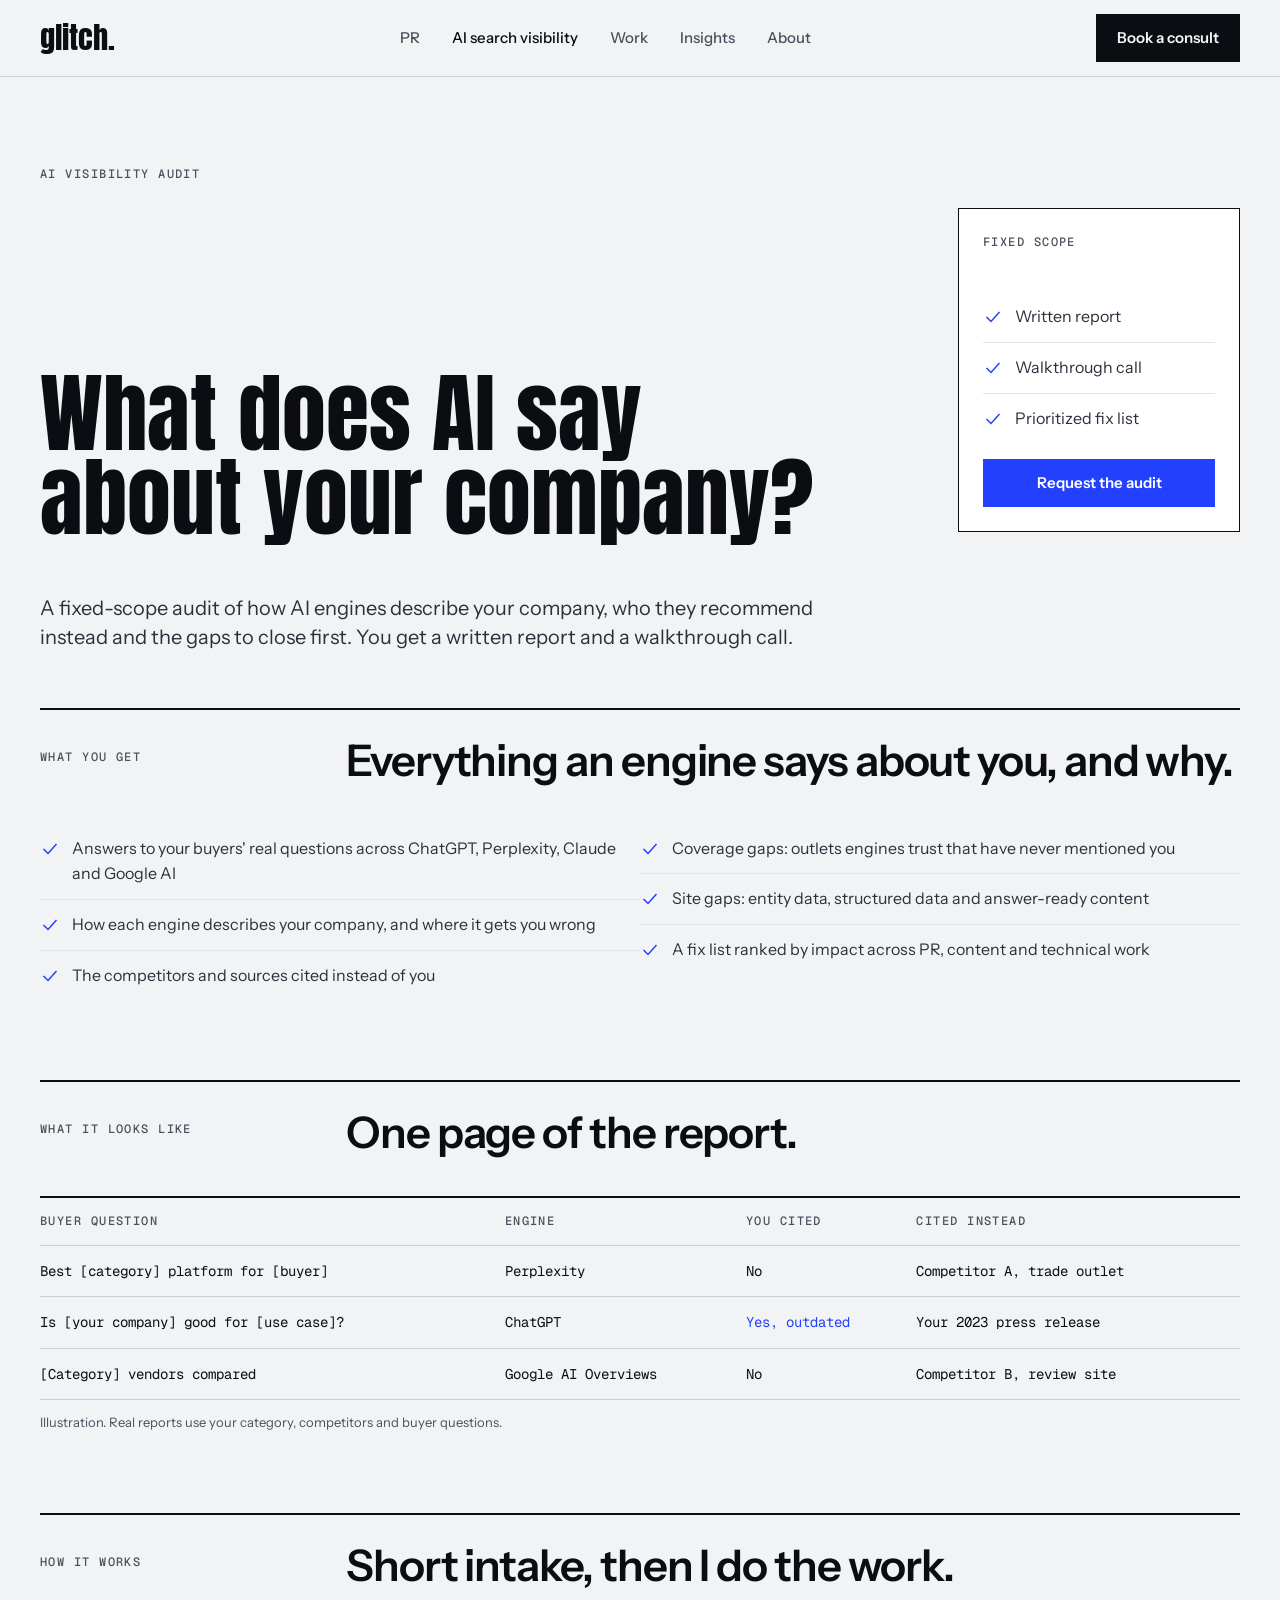
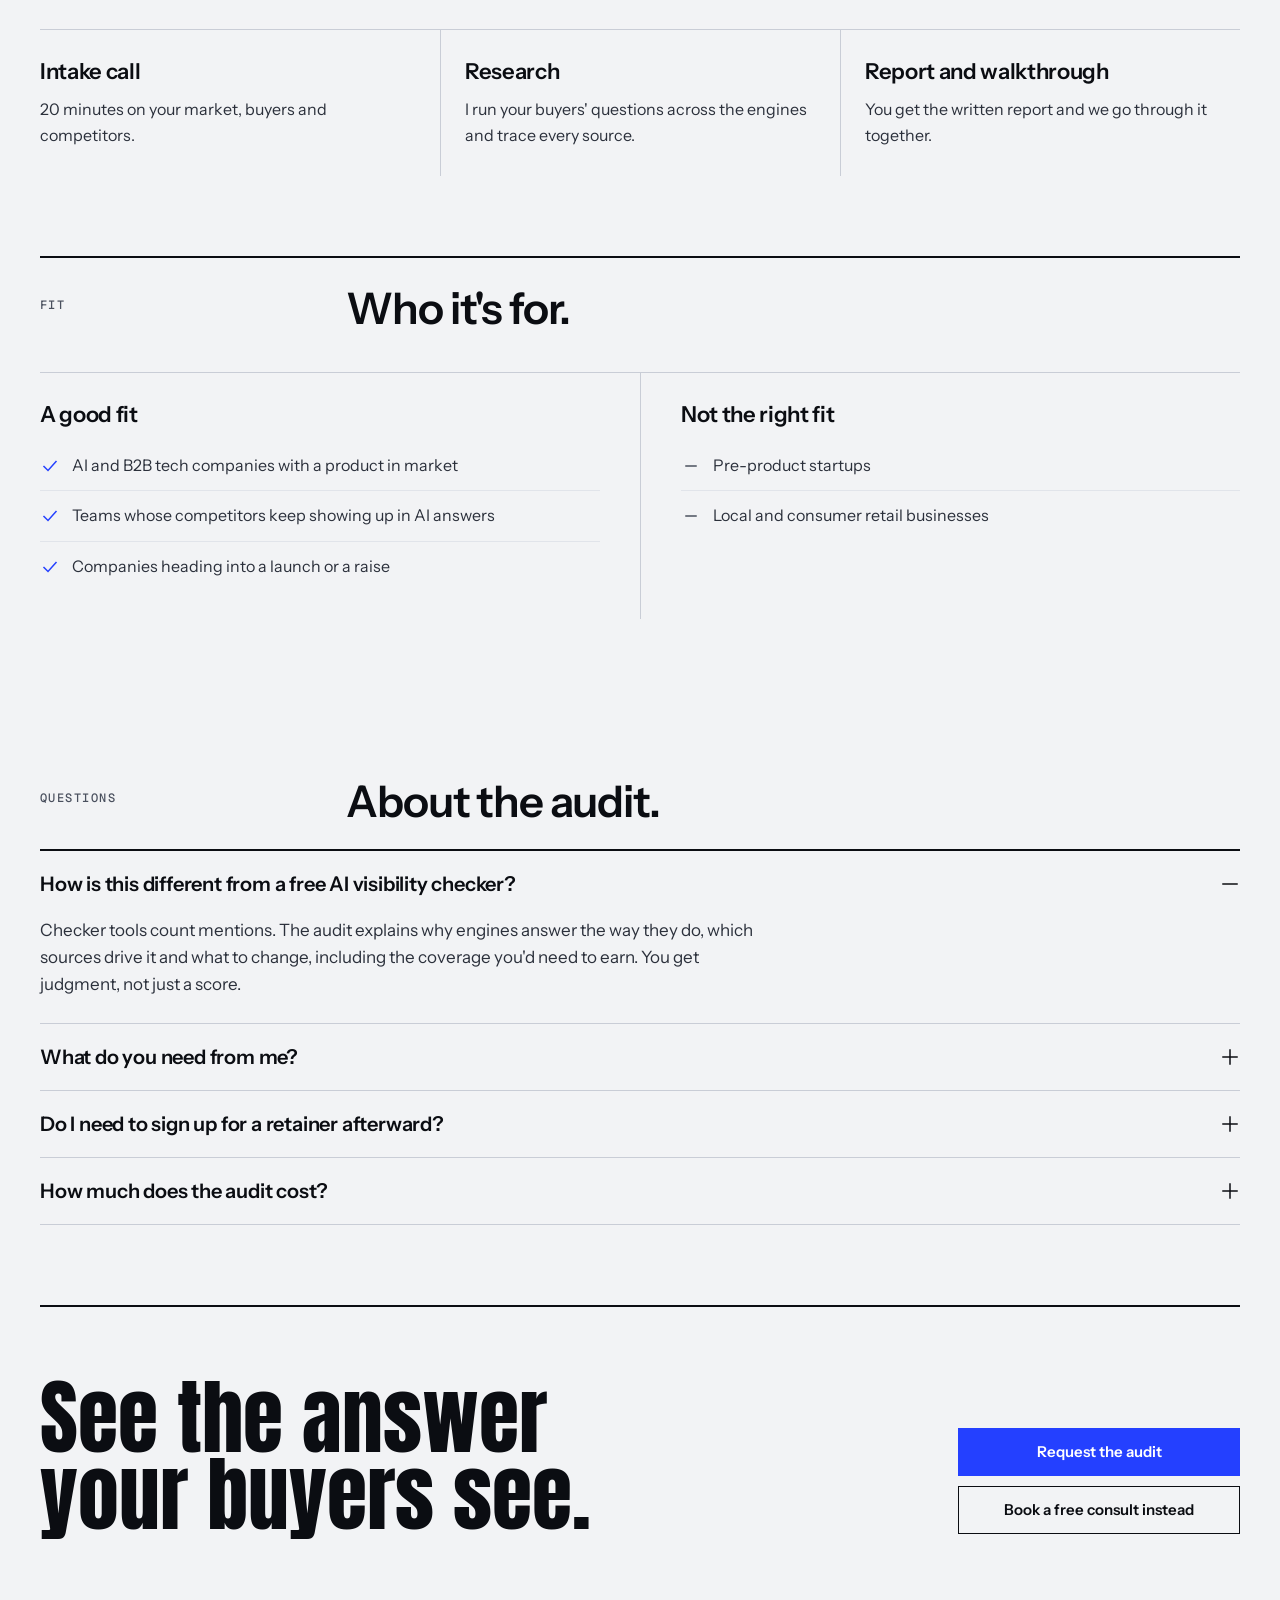
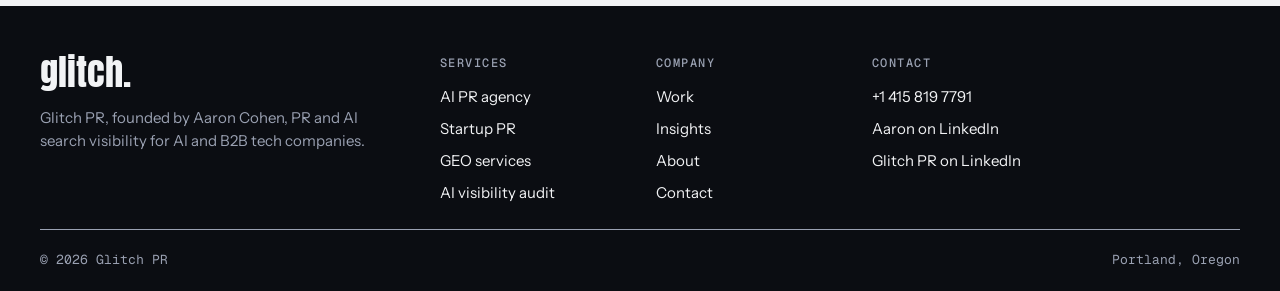
<file: ai-visibility-audit.html>
<!doctype html>
<html lang="en">
<head>
<meta charset="utf-8">
<meta name="viewport" content="width=device-width, initial-scale=1, viewport-fit=cover">
<title>AI Visibility Audit: How AI Engines See Your Brand | Glitch PR</title>
<meta name="description" content="A fixed-scope AI visibility audit for AI and B2B tech companies. See how ChatGPT, Perplexity, Claude and Google AI describe you, who they cite instead and what to fix.">
<link rel="canonical" href="https://www.glitchpr.com/ai-visibility-audit"><meta property="og:title" content="AI Visibility Audit: How AI Engines See Your Brand | Glitch PR"><meta property="og:description" content="A fixed-scope AI visibility audit for AI and B2B tech companies. See how ChatGPT, Perplexity, Claude and Google AI describe you, who they cite instead and what to fix."><meta property="og:url" content="https://www.glitchpr.com/ai-visibility-audit"><meta property="og:type" content="website"><meta name="twitter:card" content="summary_large_image"><meta property="og:image" content="https://www.glitchpr.com/og.png"><meta name="twitter:image" content="https://www.glitchpr.com/og.png"><link rel="apple-touch-icon" href="/apple-touch-icon.png">
<link rel="icon" href="/favicon.svg" type="image/svg+xml">
<link rel="preconnect" href="https://fonts.googleapis.com"><link rel="preconnect" href="https://fonts.gstatic.com" crossorigin><link rel="stylesheet" href="https://fonts.googleapis.com/css2?family=Anton&family=Instrument+Sans:ital,wght@0,400;0,500;0,600;1,400&family=Geist+Mono:wght@400;500&display=swap">
<link rel="stylesheet" href="/styles.css">
<script type="application/ld+json">{"@context": "https://schema.org", "@type": "FAQPage", "mainEntity": [{"@type": "Question", "name": "How is this different from a free AI visibility checker?", "acceptedAnswer": {"@type": "Answer", "text": "Checker tools count mentions. The audit explains why engines answer the way they do, which sources drive it and what to change, including the coverage you'd need to earn. You get judgment, not just a score."}}, {"@type": "Question", "name": "What do you need from me?", "acceptedAnswer": {"@type": "Answer", "text": "A 20-minute intake call, your main competitors and the questions your buyers ask before they buy. I handle the rest."}}, {"@type": "Question", "name": "Do I need to sign up for a retainer afterward?", "acceptedAnswer": {"@type": "Answer", "text": "No. The report is yours to act on however you like. Many clients ask me to run the plan, but that's a separate decision."}}, {"@type": "Question", "name": "How much does the audit cost?", "acceptedAnswer": {"@type": "Answer", "text": "It's a fixed fee, quoted on the intake call based on how many products and markets we cover. No surprises after that."}}]}</script>
</head>
<body>
<header class="nav">
  <div class="wrap">
    <a class="wordmark" href="/" aria-label="Glitch PR home">glitch.</a>
    <ul class="nav-links"><li><a href="/ai-pr-agency">PR</a></li><li><a href="/geo-services" aria-current="page">AI search visibility</a></li><li><a href="/work">Work</a></li><li><a href="/why-pr-matters-for-ai-search">Insights</a></li><li><a href="/about">About</a></li></ul>
    <a class="btn btn-inverse nav-cta" href="/contact">Book a consult</a>
    <details class="menu">
      <summary aria-label="Open menu">Menu <svg width="20" height="20" viewBox="0 0 20 20" aria-hidden="true"><path d="M3 6h14M3 10h14M3 14h14" stroke="currentColor" stroke-width="1.5" stroke-linecap="square" fill="none"/></svg></summary>
      <nav class="menu-panel" aria-label="Mobile"><a href="/ai-pr-agency">PR</a><a href="/geo-services">AI search visibility</a><a href="/work">Work</a><a href="/why-pr-matters-for-ai-search">Insights</a><a href="/about">About</a><a class="btn btn-primary" href="/contact">Book a free 30-minute consult</a></nav>
    </details>
  </div>
</header>
<section class="page-head"><div class="wrap">
  <span class="label">AI visibility audit</span>
  <div class="grid-9-3"><h1 class="h1-l main">What does AI say about your company?</h1><div class="hero-side side"><div class="scope"><span class="label">Fixed scope</span>
  <ul class="ticks"><li><svg viewBox="0 0 20 20" aria-hidden="true"><path d="M4 10.5l4 4 8-9"/></svg>Written report</li><li><svg viewBox="0 0 20 20" aria-hidden="true"><path d="M4 10.5l4 4 8-9"/></svg>Walkthrough call</li><li><svg viewBox="0 0 20 20" aria-hidden="true"><path d="M4 10.5l4 4 8-9"/></svg>Prioritized fix list</li></ul>
  <a class="btn btn-primary" href="/contact#audit">Request the audit</a></div></div></div>
</div></section>
<section class="section" style="padding-top:0"><div class="wrap">
  <p class="lede" style="max-width:60ch;margin-bottom:56px">A fixed-scope audit of how AI engines describe your company, who they recommend instead and the gaps to close first. You get a written report and a walkthrough call.</p>
  <div class="sec-head rule"><span class="label">What you get</span><div class="sec-body"><h2 class="h2">Everything an engine says about you, and why.</h2></div></div>
  <div class="grid-2">
    <ul class="ticks">
      <li><svg viewBox="0 0 20 20" aria-hidden="true"><path d="M4 10.5l4 4 8-9"/></svg>Answers to your buyers' real questions across ChatGPT, Perplexity, Claude and Google AI</li>
      <li><svg viewBox="0 0 20 20" aria-hidden="true"><path d="M4 10.5l4 4 8-9"/></svg>How each engine describes your company, and where it gets you wrong</li>
      <li><svg viewBox="0 0 20 20" aria-hidden="true"><path d="M4 10.5l4 4 8-9"/></svg>The competitors and sources cited instead of you</li>
    </ul>
    <ul class="ticks">
      <li><svg viewBox="0 0 20 20" aria-hidden="true"><path d="M4 10.5l4 4 8-9"/></svg>Coverage gaps: outlets engines trust that have never mentioned you</li>
      <li><svg viewBox="0 0 20 20" aria-hidden="true"><path d="M4 10.5l4 4 8-9"/></svg>Site gaps: entity data, structured data and answer-ready content</li>
      <li><svg viewBox="0 0 20 20" aria-hidden="true"><path d="M4 10.5l4 4 8-9"/></svg>A fix list ranked by impact across PR, content and technical work</li>
    </ul>
  </div>
</div></section>
<section class="section" style="padding-top:0"><div class="wrap">
  <div class="sec-head rule"><span class="label">What it looks like</span><div class="sec-body"><h2 class="h2">One page of the report.</h2></div></div>
  <div class="table-wrap"><table>
    <thead><tr><th>Buyer question</th><th>Engine</th><th>You cited</th><th>Cited instead</th></tr></thead>
    <tbody>
      <tr><td>Best [category] platform for [buyer]</td><td>Perplexity</td><td>No</td><td>Competitor A, trade outlet</td></tr>
      <tr><td>Is [your company] good for [use case]?</td><td>ChatGPT</td><td class="yes">Yes, outdated</td><td>Your 2023 press release</td></tr>
      <tr><td>[Category] vendors compared</td><td>Google AI Overviews</td><td>No</td><td>Competitor B, review site</td></tr>
    </tbody>
  </table></div>
  <p class="caption" style="margin-top:12px">Illustration. Real reports use your category, competitors and buyer questions.</p>
</div></section>
<section class="section" style="padding-top:0"><div class="wrap">
  <div class="sec-head rule"><span class="label">How it works</span><div class="sec-body"><h2 class="h2">Short intake, then I do the work.</h2></div></div>
  <div class="grid-3">
    <div class="cell"><h3>Intake call</h3><p>20 minutes on your market, buyers and competitors.</p></div>
    <div class="cell"><h3>Research</h3><p>I run your buyers' questions across the engines and trace every source.</p></div>
    <div class="cell"><h3>Report and walkthrough</h3><p>You get the written report and we go through it together.</p></div>
  </div>
</div></section>
<section class="section" style="padding-top:0"><div class="wrap">
  <div class="sec-head rule"><span class="label">Fit</span><div class="sec-body"><h2 class="h2">Who it's for.</h2></div></div>
  <div class="grid-2">
    <div class="cell"><h3>A good fit</h3><ul class="ticks"><li><svg viewBox="0 0 20 20" aria-hidden="true"><path d="M4 10.5l4 4 8-9"/></svg>AI and B2B tech companies with a product in market</li><li><svg viewBox="0 0 20 20" aria-hidden="true"><path d="M4 10.5l4 4 8-9"/></svg>Teams whose competitors keep showing up in AI answers</li><li><svg viewBox="0 0 20 20" aria-hidden="true"><path d="M4 10.5l4 4 8-9"/></svg>Companies heading into a launch or a raise</li></ul></div>
    <div class="cell"><h3>Not the right fit</h3><ul class="ticks muted"><li><svg viewBox="0 0 20 20" aria-hidden="true"><path d="M5 10h10"/></svg>Pre-product startups</li><li><svg viewBox="0 0 20 20" aria-hidden="true"><path d="M5 10h10"/></svg>Local and consumer retail businesses</li></ul></div>
  </div>
</div></section><section class="section"><div class="wrap">
  <div class="sec-head" style="padding-top:0;margin-bottom:24px"><span class="label">Questions</span><div class="sec-body"><h2 class="h2">About the audit.</h2></div></div>
  <div class="faq"><details open><summary>How is this different from a free AI visibility checker?<svg viewBox="0 0 20 20" aria-hidden="true"><path d="M3 10h14"/><path class="v" d="M10 3v14"/></svg></summary><p>Checker tools count mentions. The audit explains why engines answer the way they do, which sources drive it and what to change, including the coverage you'd need to earn. You get judgment, not just a score.</p></details><details><summary>What do you need from me?<svg viewBox="0 0 20 20" aria-hidden="true"><path d="M3 10h14"/><path class="v" d="M10 3v14"/></svg></summary><p>A 20-minute intake call, your main competitors and the questions your buyers ask before they buy. I handle the rest.</p></details><details><summary>Do I need to sign up for a retainer afterward?<svg viewBox="0 0 20 20" aria-hidden="true"><path d="M3 10h14"/><path class="v" d="M10 3v14"/></svg></summary><p>No. The report is yours to act on however you like. Many clients ask me to run the plan, but that's a separate decision.</p></details><details><summary>How much does the audit cost?<svg viewBox="0 0 20 20" aria-hidden="true"><path d="M3 10h14"/><path class="v" d="M10 3v14"/></svg></summary><p>It's a fixed fee, quoted on the intake call based on how many products and markets we cover. No surprises after that.</p></details></div>
</div></section><section><div class="wrap"><div class="cta">
  <h2>See the answer your buyers see.</h2>
  <div class="stack"><a class="btn btn-primary" href="/contact#audit">Request the audit</a><a class="btn btn-secondary" href="/contact">Book a free consult instead</a></div>
</div></div></section>
<footer>
  <div class="wrap">
    <div class="foot">
      <div><a class="wordmark" href="/">glitch.</a><p>Glitch PR, founded by Aaron Cohen, PR and AI search visibility for AI and B2B tech companies.</p></div>
      <div><h4>Services</h4><ul><li><a href="/ai-pr-agency">AI PR agency</a></li><li><a href="/startup-pr">Startup PR</a></li><li><a href="/geo-services">GEO services</a></li><li><a href="/ai-visibility-audit">AI visibility audit</a></li></ul></div>
      <div><h4>Company</h4><ul><li><a href="/work">Work</a></li><li><a href="/why-pr-matters-for-ai-search">Insights</a></li><li><a href="/about">About</a></li><li><a href="/contact">Contact</a></li></ul></div>
      <div><h4>Contact</h4><ul><li class="phone">+1 415 819 7791</li><li><a href="https://www.linkedin.com/in/aaron-c-cohen/" rel="noopener">Aaron on LinkedIn</a></li><li><a href="https://www.linkedin.com/company/glitch-pr" rel="noopener">Glitch PR on LinkedIn</a></li></ul></div>
    </div>
    <div class="foot-bar"><span>© 2026 Glitch PR</span><span>Portland, Oregon</span></div>
  </div>
</footer>
</body>
</html>
</file>
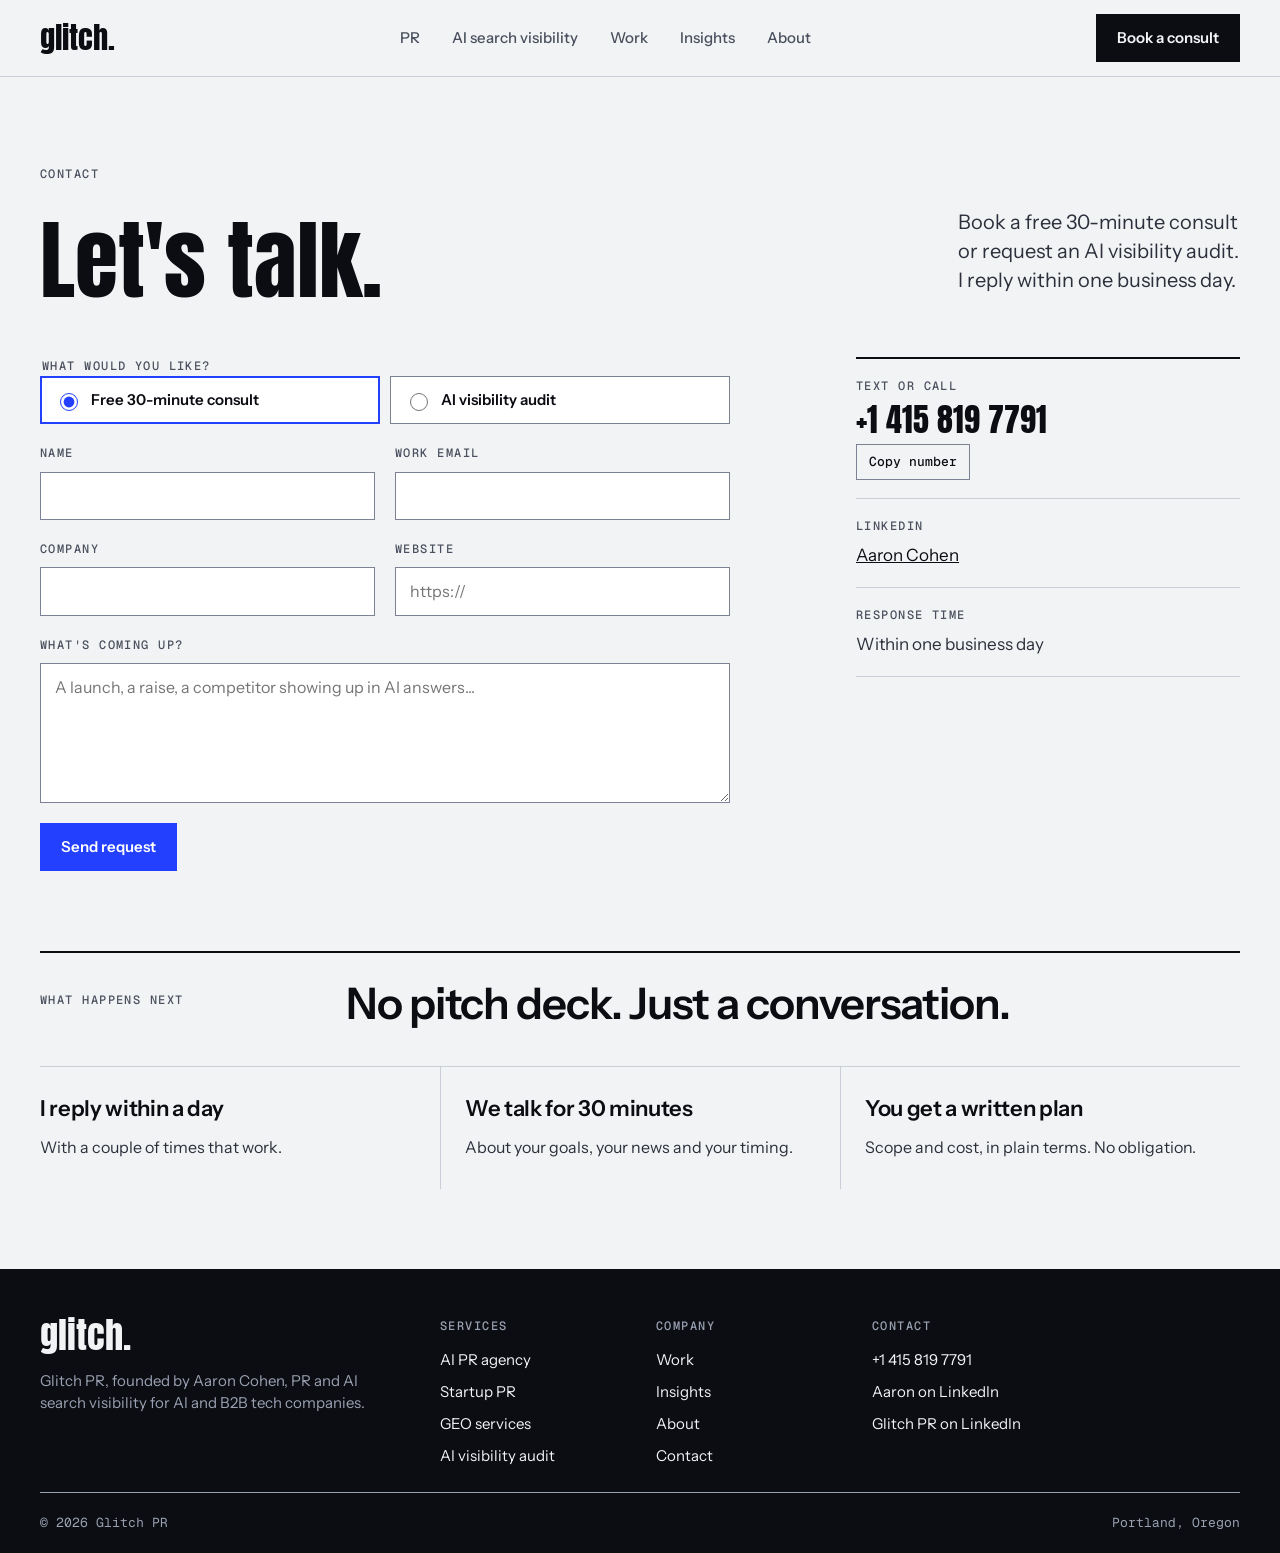
<file: contact.html>
<!doctype html>
<html lang="en">
<head>
<meta charset="utf-8">
<meta name="viewport" content="width=device-width, initial-scale=1, viewport-fit=cover">
<title>Book a Free PR Consult | Glitch PR</title>
<meta name="description" content="Book a free 30-minute PR consult or request an AI visibility audit from Glitch PR.">
<link rel="canonical" href="https://www.glitchpr.com/contact"><meta property="og:title" content="Book a Free PR Consult | Glitch PR"><meta property="og:description" content="Book a free 30-minute PR consult or request an AI visibility audit from Glitch PR."><meta property="og:url" content="https://www.glitchpr.com/contact"><meta property="og:type" content="website"><meta name="twitter:card" content="summary_large_image"><meta property="og:image" content="https://www.glitchpr.com/og.png"><meta name="twitter:image" content="https://www.glitchpr.com/og.png"><link rel="apple-touch-icon" href="/apple-touch-icon.png">
<link rel="icon" href="/favicon.svg" type="image/svg+xml">
<link rel="preconnect" href="https://fonts.googleapis.com"><link rel="preconnect" href="https://fonts.gstatic.com" crossorigin><link rel="stylesheet" href="https://fonts.googleapis.com/css2?family=Anton&family=Instrument+Sans:ital,wght@0,400;0,500;0,600;1,400&family=Geist+Mono:wght@400;500&display=swap">
<link rel="stylesheet" href="/styles.css">

</head>
<body>
<header class="nav">
  <div class="wrap">
    <a class="wordmark" href="/" aria-label="Glitch PR home">glitch.</a>
    <ul class="nav-links"><li><a href="/ai-pr-agency">PR</a></li><li><a href="/geo-services">AI search visibility</a></li><li><a href="/work">Work</a></li><li><a href="/why-pr-matters-for-ai-search">Insights</a></li><li><a href="/about">About</a></li></ul>
    <a class="btn btn-inverse nav-cta" href="/contact">Book a consult</a>
    <details class="menu">
      <summary aria-label="Open menu">Menu <svg width="20" height="20" viewBox="0 0 20 20" aria-hidden="true"><path d="M3 6h14M3 10h14M3 14h14" stroke="currentColor" stroke-width="1.5" stroke-linecap="square" fill="none"/></svg></summary>
      <nav class="menu-panel" aria-label="Mobile"><a href="/ai-pr-agency">PR</a><a href="/geo-services">AI search visibility</a><a href="/work">Work</a><a href="/why-pr-matters-for-ai-search">Insights</a><a href="/about">About</a><a class="btn btn-primary" href="/contact">Book a free 30-minute consult</a></nav>
    </details>
  </div>
</header>
<section class="page-head"><div class="wrap">
  <span class="label">Contact</span>
  <div class="grid-9-3"><h1 class="h1-l main">Let's talk.</h1><div class="hero-side side"><p class="lede">Book a free 30-minute consult or request an AI visibility audit. I reply within one business day.</p></div></div>
</div></section>
<section class="section" style="padding-top:0"><div class="wrap contact-grid">
  <form class="form" id="contact-form" action="https://formspree.io/f/xaeewgdp" method="POST" novalidate><input type="hidden" name="_subject" value="New glitchpr.com inquiry">
    <fieldset class="choice"><legend>What would you like?</legend>
      <div class="choice-opts">
        <label><input type="radio" name="kind" id="kind-consult" value="consult" checked> Free 30-minute consult</label>
        <label><input type="radio" name="kind" id="kind-audit" value="audit"> AI visibility audit</label>
      </div>
    </fieldset>
    <div class="row2">
      <div class="field"><label for="f-name">Name</label><input id="f-name" name="name" autocomplete="name" required></div>
      <div class="field"><label for="f-email">Work email</label><input id="f-email" name="email" type="email" autocomplete="email" required></div>
    </div>
    <div class="row2">
      <div class="field"><label for="f-company">Company</label><input id="f-company" name="company" autocomplete="organization"></div>
      <div class="field"><label for="f-site">Website</label><input id="f-site" name="website" type="url" placeholder="https://"></div>
    </div>
    <div class="field"><label for="f-msg">What's coming up?</label><textarea id="f-msg" name="message" placeholder="A launch, a raise, a competitor showing up in AI answers..."></textarea></div>
    <div style="display:flex;flex-wrap:wrap;gap:16px;align-items:center"><button class="btn btn-primary" type="submit">Send request</button><p class="status" id="f-status" role="status"></p></div>
  </form>
  <aside class="direct" aria-label="Direct contact">
    <div><span class="label">Text or call</span><span class="phone-big" id="phone">+1 415 819 7791</span><button class="copy" type="button" id="copy-phone">Copy number</button></div>
    <div><span class="label">LinkedIn</span><a href="https://www.linkedin.com/in/aaron-c-cohen/" rel="noopener">Aaron Cohen</a></div>
    <div><span class="label">Response time</span><span>Within one business day</span></div>
  </aside>
</div></section>
<section class="section" style="padding-top:0"><div class="wrap">
  <div class="sec-head rule"><span class="label">What happens next</span><div class="sec-body"><h2 class="h2">No pitch deck. Just a conversation.</h2></div></div>
  <div class="grid-3">
    <div class="cell"><h3>I reply within a day</h3><p>With a couple of times that work.</p></div>
    <div class="cell"><h3>We talk for 30 minutes</h3><p>About your goals, your news and your timing.</p></div>
    <div class="cell"><h3>You get a written plan</h3><p>Scope and cost, in plain terms. No obligation.</p></div>
  </div>
</div></section>
<script>
(function(){
  try{ if(location.hash==="#audit"){document.getElementById("kind-audit").checked=true;} }catch(e){}
  var f=document.getElementById("contact-form"),s=document.getElementById("f-status");
  f.addEventListener("submit",function(e){
    e.preventDefault();
    var n=document.getElementById("f-name"),m=document.getElementById("f-email");
    if(!n.value.trim()){s.textContent="Add your name so I know who to reply to.";n.focus();return;}
    if(!/^[^@\s]+@[^@\s]+\.[^@\s]+$/.test(m.value)){s.textContent="That email looks incomplete. Check it and try again.";m.focus();return;}
    s.textContent="Sending...";
    fetch(f.action||"https://formspree.io/f/xaeewgdp",{method:"POST",body:new FormData(f),headers:{Accept:"application/json"}}).then(function(r){s.textContent=r.ok?"Got it. You\u2019ll hear from me within one business day.":"That didn\u2019t send. Text +1 415 819 7791 instead.";}).catch(function(){s.textContent="That didn\u2019t send. Text +1 415 819 7791 instead.";});
  });
  var b=document.getElementById("copy-phone");
  b.addEventListener("click",function(){
    function sel(){var r=document.createRange();r.selectNodeContents(document.getElementById("phone"));var x=getSelection();x.removeAllRanges();x.addRange(r);b.textContent="Selected";}
    try{navigator.clipboard.writeText("+14158197791").then(function(){b.textContent="Copied";setTimeout(function(){b.textContent="Copy number"},1600)},sel);}catch(err){sel();}
  });
})();
</script>
<footer>
  <div class="wrap">
    <div class="foot">
      <div><a class="wordmark" href="/">glitch.</a><p>Glitch PR, founded by Aaron Cohen, PR and AI search visibility for AI and B2B tech companies.</p></div>
      <div><h4>Services</h4><ul><li><a href="/ai-pr-agency">AI PR agency</a></li><li><a href="/startup-pr">Startup PR</a></li><li><a href="/geo-services">GEO services</a></li><li><a href="/ai-visibility-audit">AI visibility audit</a></li></ul></div>
      <div><h4>Company</h4><ul><li><a href="/work">Work</a></li><li><a href="/why-pr-matters-for-ai-search">Insights</a></li><li><a href="/about">About</a></li><li><a href="/contact">Contact</a></li></ul></div>
      <div><h4>Contact</h4><ul><li class="phone">+1 415 819 7791</li><li><a href="https://www.linkedin.com/in/aaron-c-cohen/" rel="noopener">Aaron on LinkedIn</a></li><li><a href="https://www.linkedin.com/company/glitch-pr" rel="noopener">Glitch PR on LinkedIn</a></li></ul></div>
    </div>
    <div class="foot-bar"><span>© 2026 Glitch PR</span><span>Portland, Oregon</span></div>
  </div>
</footer>
</body>
</html>
</file>
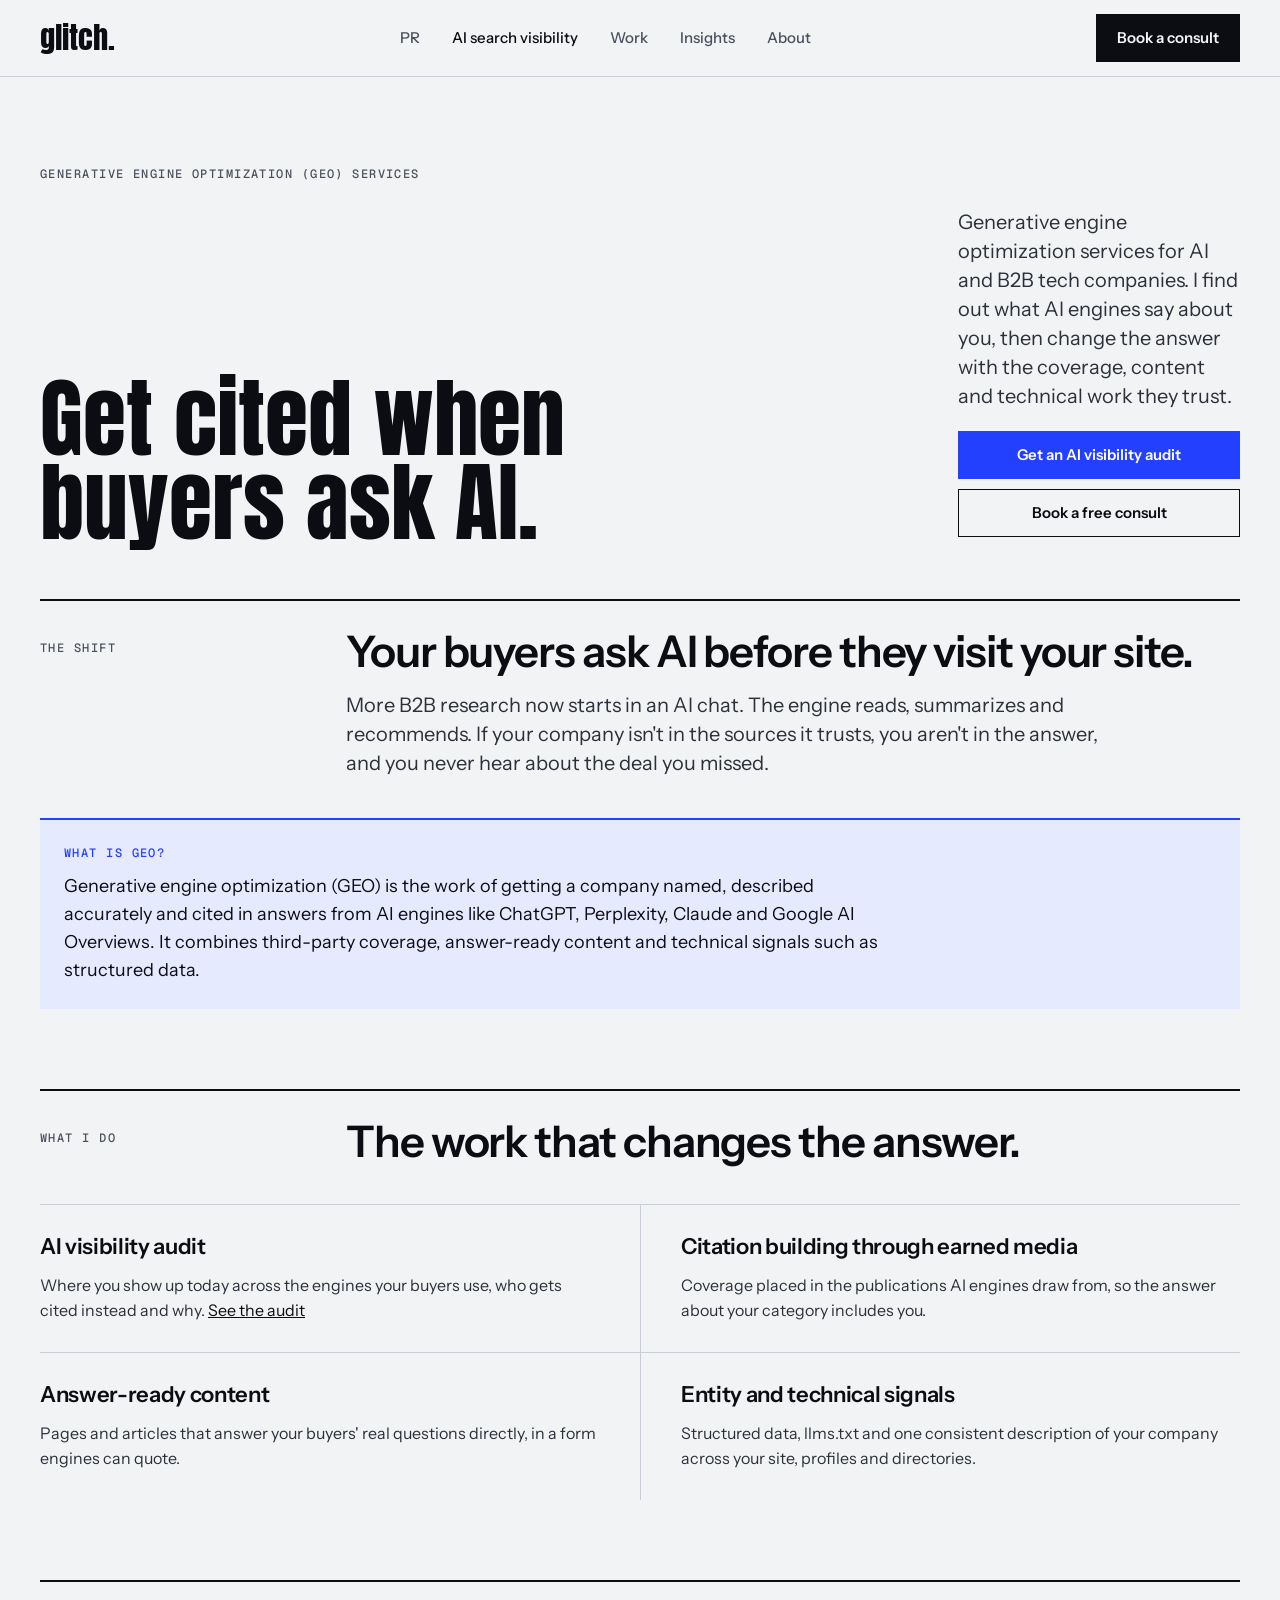
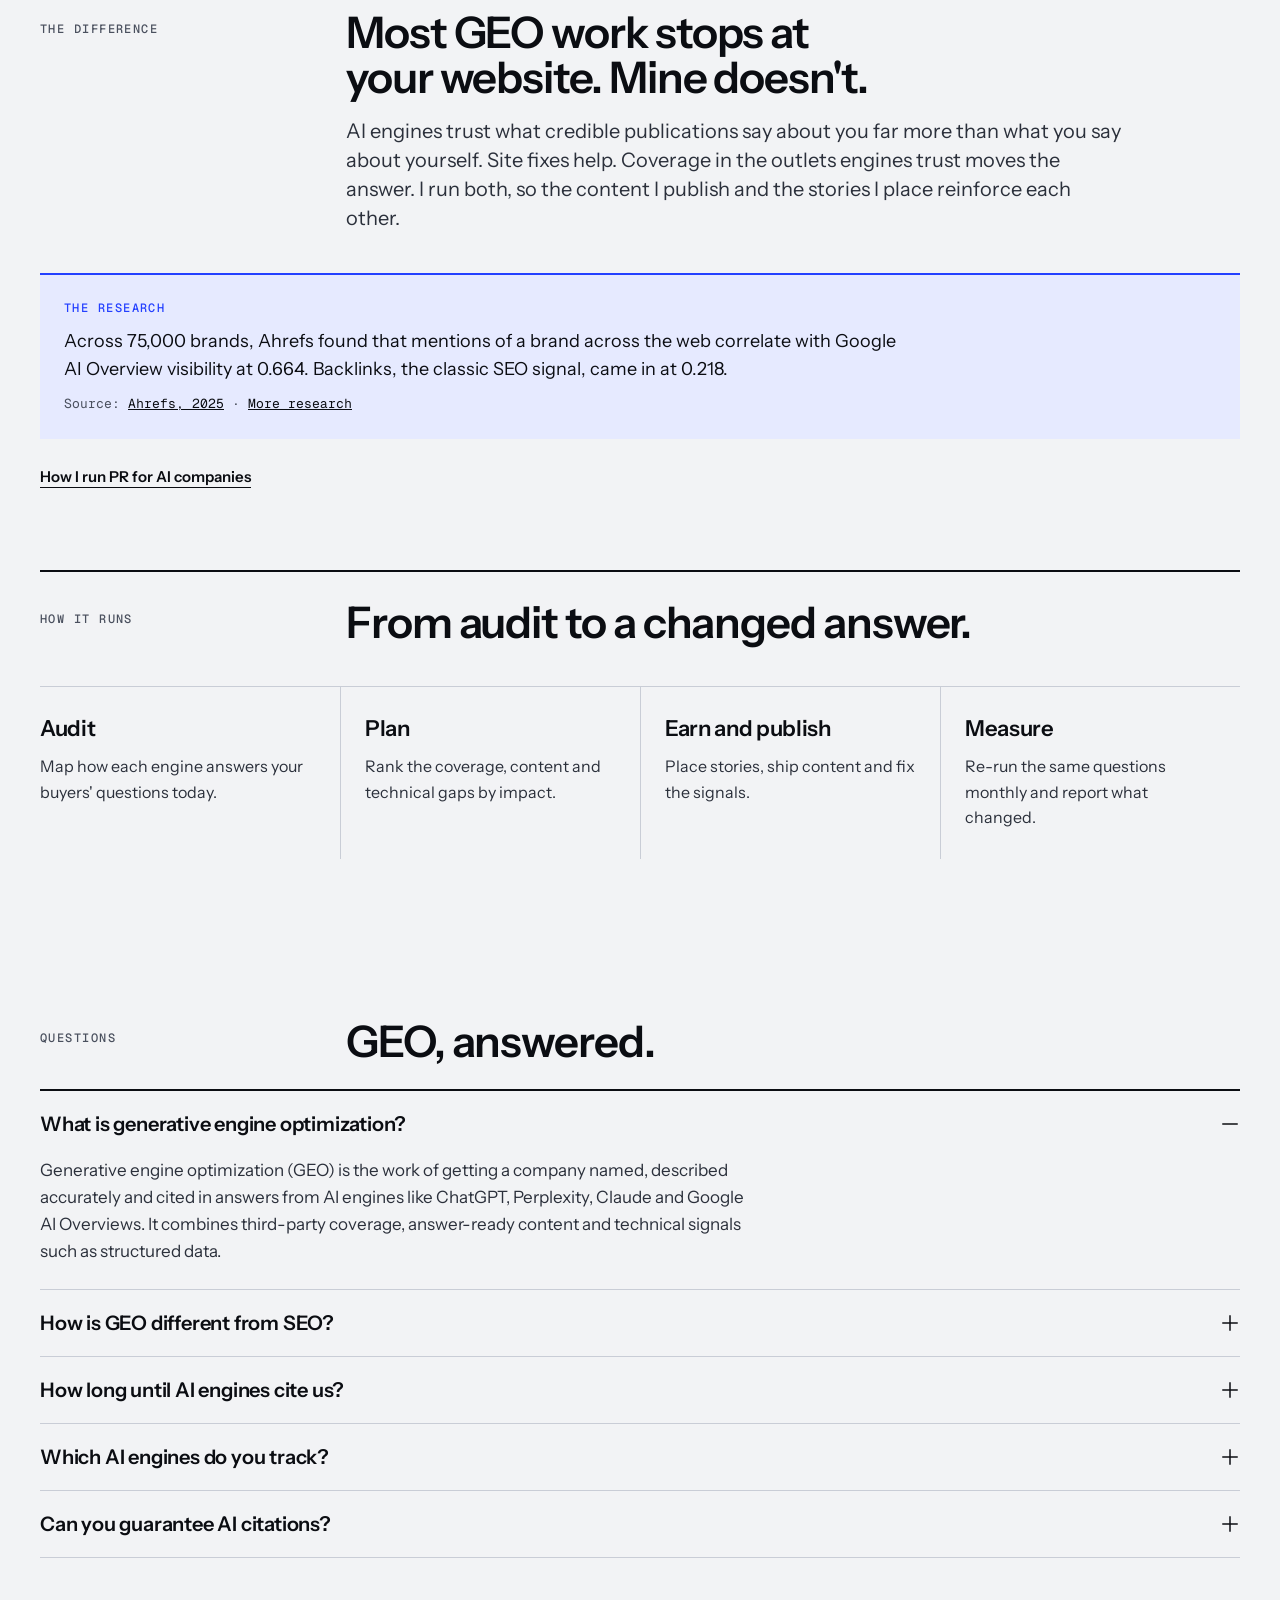
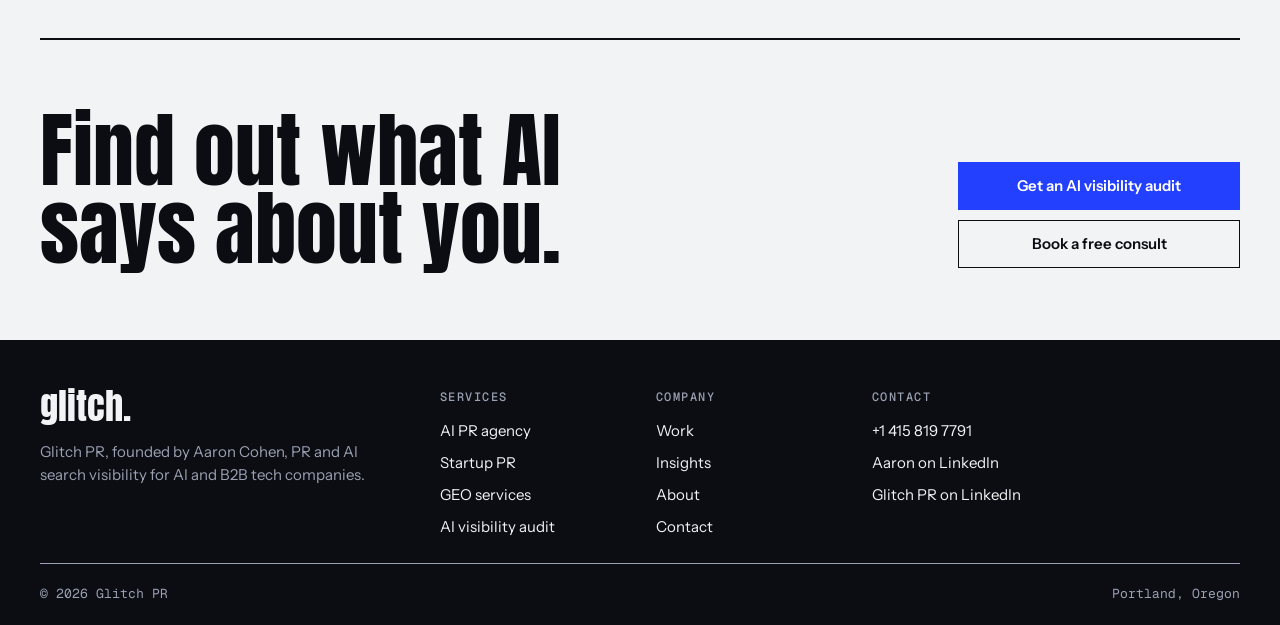
<file: geo-services.html>
<!doctype html>
<html lang="en">
<head>
<meta charset="utf-8">
<meta name="viewport" content="width=device-width, initial-scale=1, viewport-fit=cover">
<title>Generative Engine Optimization (GEO) Services | Glitch PR</title>
<meta name="description" content="GEO services for AI and B2B tech companies. Get cited in ChatGPT, Perplexity, Claude and Google AI with coverage, content and technical work engines trust.">
<link rel="canonical" href="https://www.glitchpr.com/geo-services"><meta property="og:title" content="Generative Engine Optimization (GEO) Services | Glitch PR"><meta property="og:description" content="GEO services for AI and B2B tech companies. Get cited in ChatGPT, Perplexity, Claude and Google AI with coverage, content and technical work engines trust."><meta property="og:url" content="https://www.glitchpr.com/geo-services"><meta property="og:type" content="website"><meta name="twitter:card" content="summary_large_image"><meta property="og:image" content="https://www.glitchpr.com/og.png"><meta name="twitter:image" content="https://www.glitchpr.com/og.png"><link rel="apple-touch-icon" href="/apple-touch-icon.png">
<link rel="icon" href="/favicon.svg" type="image/svg+xml">
<link rel="preconnect" href="https://fonts.googleapis.com"><link rel="preconnect" href="https://fonts.gstatic.com" crossorigin><link rel="stylesheet" href="https://fonts.googleapis.com/css2?family=Anton&family=Instrument+Sans:ital,wght@0,400;0,500;0,600;1,400&family=Geist+Mono:wght@400;500&display=swap">
<link rel="stylesheet" href="/styles.css">
<script type="application/ld+json">{"@context": "https://schema.org", "@type": "FAQPage", "mainEntity": [{"@type": "Question", "name": "What is generative engine optimization?", "acceptedAnswer": {"@type": "Answer", "text": "Generative engine optimization (GEO) is the work of getting a company named, described accurately and cited in answers from AI engines like ChatGPT, Perplexity, Claude and Google AI Overviews. It combines third-party coverage, answer-ready content and technical signals such as structured data."}}, {"@type": "Question", "name": "How is GEO different from SEO?", "acceptedAnswer": {"@type": "Answer", "text": "SEO ranks pages in a list of links. GEO earns a place inside the answer itself. Good SEO helps, but AI engines lean heavily on what credible third parties say about you, so coverage matters more for GEO than it does for classic search."}}, {"@type": "Question", "name": "How long until AI engines cite us?", "acceptedAnswer": {"@type": "Answer", "text": "Technical and content fixes can show up within weeks as engines recrawl. Citations that come from new coverage build over a few months. I track a fixed set of buyer questions every month so you can see the answer change."}}, {"@type": "Question", "name": "Which AI engines do you track?", "acceptedAnswer": {"@type": "Answer", "text": "ChatGPT, Perplexity, Claude, Google AI Overviews and AI Mode, Gemini and Microsoft Copilot."}}, {"@type": "Question", "name": "Can you guarantee AI citations?", "acceptedAnswer": {"@type": "Answer", "text": "No, and be wary of anyone who does. AI answers change constantly. I show you exactly where the gaps are, do the work most likely to close them and report what moves."}}]}</script>
</head>
<body>
<header class="nav">
  <div class="wrap">
    <a class="wordmark" href="/" aria-label="Glitch PR home">glitch.</a>
    <ul class="nav-links"><li><a href="/ai-pr-agency">PR</a></li><li><a href="/geo-services" aria-current="page">AI search visibility</a></li><li><a href="/work">Work</a></li><li><a href="/why-pr-matters-for-ai-search">Insights</a></li><li><a href="/about">About</a></li></ul>
    <a class="btn btn-inverse nav-cta" href="/contact">Book a consult</a>
    <details class="menu">
      <summary aria-label="Open menu">Menu <svg width="20" height="20" viewBox="0 0 20 20" aria-hidden="true"><path d="M3 6h14M3 10h14M3 14h14" stroke="currentColor" stroke-width="1.5" stroke-linecap="square" fill="none"/></svg></summary>
      <nav class="menu-panel" aria-label="Mobile"><a href="/ai-pr-agency">PR</a><a href="/geo-services">AI search visibility</a><a href="/work">Work</a><a href="/why-pr-matters-for-ai-search">Insights</a><a href="/about">About</a><a class="btn btn-primary" href="/contact">Book a free 30-minute consult</a></nav>
    </details>
  </div>
</header>
<section class="page-head"><div class="wrap">
  <span class="label">Generative engine optimization (GEO) services</span>
  <div class="grid-9-3"><h1 class="h1-l main">Get cited when buyers ask AI.</h1><div class="hero-side side"><p class="lede">Generative engine optimization services for AI and B2B tech companies. I find out what AI engines say about you, then change the answer with the coverage, content and technical work they trust.</p><div class="stack"><a class="btn btn-primary" href="/ai-visibility-audit">Get an AI visibility audit</a><a class="btn btn-secondary" href="/contact">Book a free consult</a></div></div></div>
</div></section>
<section class="section" style="padding-top:0"><div class="wrap">
  <div class="sec-head rule"><span class="label">The shift</span><div class="sec-body"><h2 class="h2">Your buyers ask AI before they visit your site.</h2><p>More B2B research now starts in an AI chat. The engine reads, summarizes and recommends. If your company isn't in the sources it trusts, you aren't in the answer, and you never hear about the deal you missed.</p></div></div>
  <div class="answer"><span class="label accent">What is GEO?</span><p>Generative engine optimization (GEO) is the work of getting a company named, described accurately and cited in answers from AI engines like ChatGPT, Perplexity, Claude and Google AI Overviews. It combines third-party coverage, answer-ready content and technical signals such as structured data.</p></div>
</div></section>
<section class="section" style="padding-top:0"><div class="wrap">
  <div class="sec-head rule"><span class="label">What I do</span><div class="sec-body"><h2 class="h2">The work that changes the answer.</h2></div></div>
  <div class="grid-2">
    <div class="cell"><h3>AI visibility audit</h3><p>Where you show up today across the engines your buyers use, who gets cited instead and why. <a href="/ai-visibility-audit">See the audit</a></p></div>
    <div class="cell"><h3>Citation building through earned media</h3><p>Coverage placed in the publications AI engines draw from, so the answer about your category includes you.</p></div>
    <div class="cell"><h3>Answer-ready content</h3><p>Pages and articles that answer your buyers' real questions directly, in a form engines can quote.</p></div>
    <div class="cell"><h3>Entity and technical signals</h3><p>Structured data, llms.txt and one consistent description of your company across your site, profiles and directories.</p></div>
  </div>
</div></section>
<section class="section" style="padding-top:0"><div class="wrap">
  <div class="sec-head rule"><span class="label">The difference</span><div class="sec-body"><h2 class="h2">Most GEO work stops at your website. Mine doesn't.</h2><p>AI engines trust what credible publications say about you far more than what you say about yourself. Site fixes help. Coverage in the outlets engines trust moves the answer. I run both, so the content I publish and the stories I place reinforce each other.</p></div></div>
  <div class="answer" style="margin-bottom:24px"><span class="label accent">The research</span><p>Across 75,000 brands, Ahrefs found that mentions of a brand across the web correlate with Google AI Overview visibility at 0.664. Backlinks, the classic SEO signal, came in at 0.218.</p><span class="meta">Source: <a href="https://ahrefs.com/blog/ai-overview-brand-correlation/">Ahrefs, 2025</a> · <a href="/why-pr-matters-for-ai-search">More research</a></span></div>
  <a class="textlink" href="/ai-pr-agency">How I run PR for AI companies</a>
</div></section>
<section class="section" style="padding-top:0"><div class="wrap">
  <div class="sec-head rule"><span class="label">How it runs</span><div class="sec-body"><h2 class="h2">From audit to a changed answer.</h2></div></div>
  <div class="grid-4">
    <div class="cell"><h3>Audit</h3><p>Map how each engine answers your buyers' questions today.</p></div>
    <div class="cell"><h3>Plan</h3><p>Rank the coverage, content and technical gaps by impact.</p></div>
    <div class="cell"><h3>Earn and publish</h3><p>Place stories, ship content and fix the signals.</p></div>
    <div class="cell"><h3>Measure</h3><p>Re-run the same questions monthly and report what changed.</p></div>
  </div>
</div></section><section class="section"><div class="wrap">
  <div class="sec-head" style="padding-top:0;margin-bottom:24px"><span class="label">Questions</span><div class="sec-body"><h2 class="h2">GEO, answered.</h2></div></div>
  <div class="faq"><details open><summary>What is generative engine optimization?<svg viewBox="0 0 20 20" aria-hidden="true"><path d="M3 10h14"/><path class="v" d="M10 3v14"/></svg></summary><p>Generative engine optimization (GEO) is the work of getting a company named, described accurately and cited in answers from AI engines like ChatGPT, Perplexity, Claude and Google AI Overviews. It combines third-party coverage, answer-ready content and technical signals such as structured data.</p></details><details><summary>How is GEO different from SEO?<svg viewBox="0 0 20 20" aria-hidden="true"><path d="M3 10h14"/><path class="v" d="M10 3v14"/></svg></summary><p>SEO ranks pages in a list of links. GEO earns a place inside the answer itself. Good SEO helps, but AI engines lean heavily on what credible third parties say about you, so coverage matters more for GEO than it does for classic search.</p></details><details><summary>How long until AI engines cite us?<svg viewBox="0 0 20 20" aria-hidden="true"><path d="M3 10h14"/><path class="v" d="M10 3v14"/></svg></summary><p>Technical and content fixes can show up within weeks as engines recrawl. Citations that come from new coverage build over a few months. I track a fixed set of buyer questions every month so you can see the answer change.</p></details><details><summary>Which AI engines do you track?<svg viewBox="0 0 20 20" aria-hidden="true"><path d="M3 10h14"/><path class="v" d="M10 3v14"/></svg></summary><p>ChatGPT, Perplexity, Claude, Google AI Overviews and AI Mode, Gemini and Microsoft Copilot.</p></details><details><summary>Can you guarantee AI citations?<svg viewBox="0 0 20 20" aria-hidden="true"><path d="M3 10h14"/><path class="v" d="M10 3v14"/></svg></summary><p>No, and be wary of anyone who does. AI answers change constantly. I show you exactly where the gaps are, do the work most likely to close them and report what moves.</p></details></div>
</div></section><section><div class="wrap"><div class="cta">
  <h2>Find out what AI says about you.</h2>
  <div class="stack"><a class="btn btn-primary" href="/ai-visibility-audit">Get an AI visibility audit</a><a class="btn btn-secondary" href="/contact">Book a free consult</a></div>
</div></div></section>
<footer>
  <div class="wrap">
    <div class="foot">
      <div><a class="wordmark" href="/">glitch.</a><p>Glitch PR, founded by Aaron Cohen, PR and AI search visibility for AI and B2B tech companies.</p></div>
      <div><h4>Services</h4><ul><li><a href="/ai-pr-agency">AI PR agency</a></li><li><a href="/startup-pr">Startup PR</a></li><li><a href="/geo-services">GEO services</a></li><li><a href="/ai-visibility-audit">AI visibility audit</a></li></ul></div>
      <div><h4>Company</h4><ul><li><a href="/work">Work</a></li><li><a href="/why-pr-matters-for-ai-search">Insights</a></li><li><a href="/about">About</a></li><li><a href="/contact">Contact</a></li></ul></div>
      <div><h4>Contact</h4><ul><li class="phone">+1 415 819 7791</li><li><a href="https://www.linkedin.com/in/aaron-c-cohen/" rel="noopener">Aaron on LinkedIn</a></li><li><a href="https://www.linkedin.com/company/glitch-pr" rel="noopener">Glitch PR on LinkedIn</a></li></ul></div>
    </div>
    <div class="foot-bar"><span>© 2026 Glitch PR</span><span>Portland, Oregon</span></div>
  </div>
</footer>
</body>
</html>
</file>
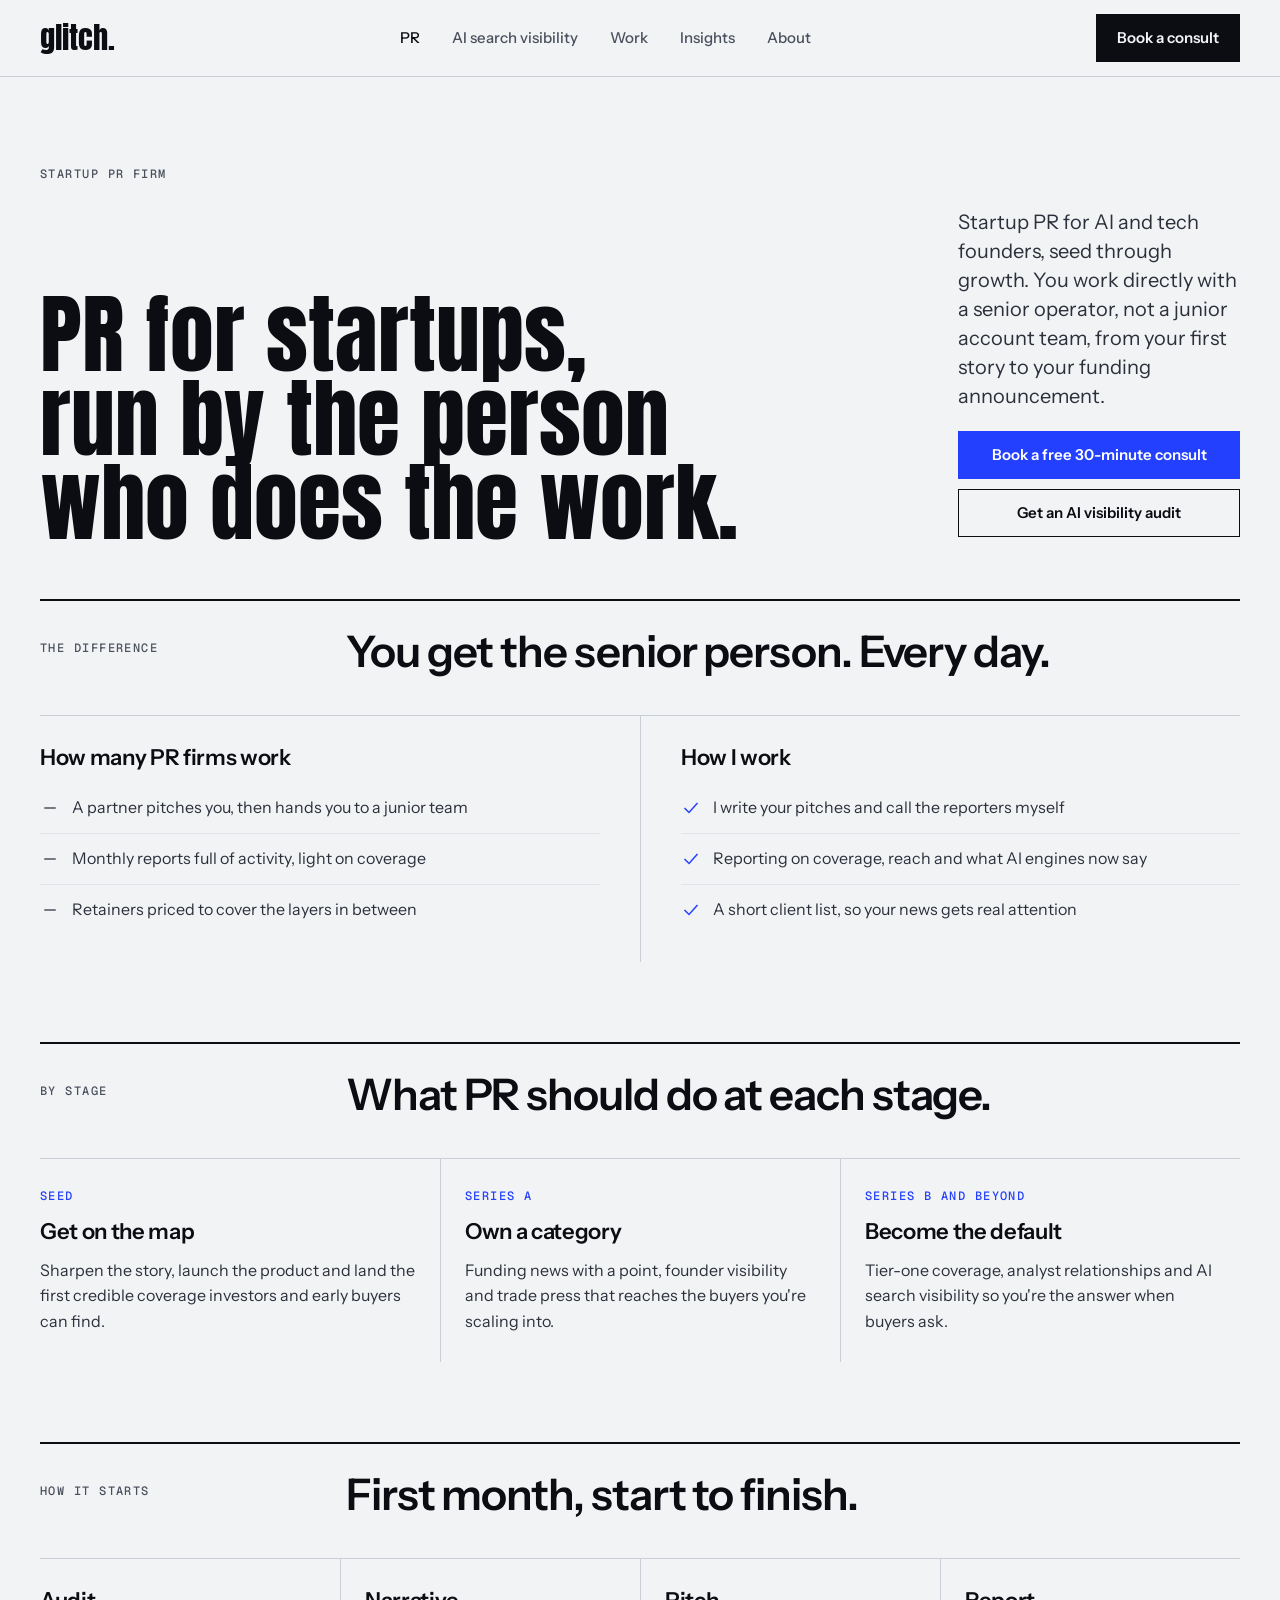
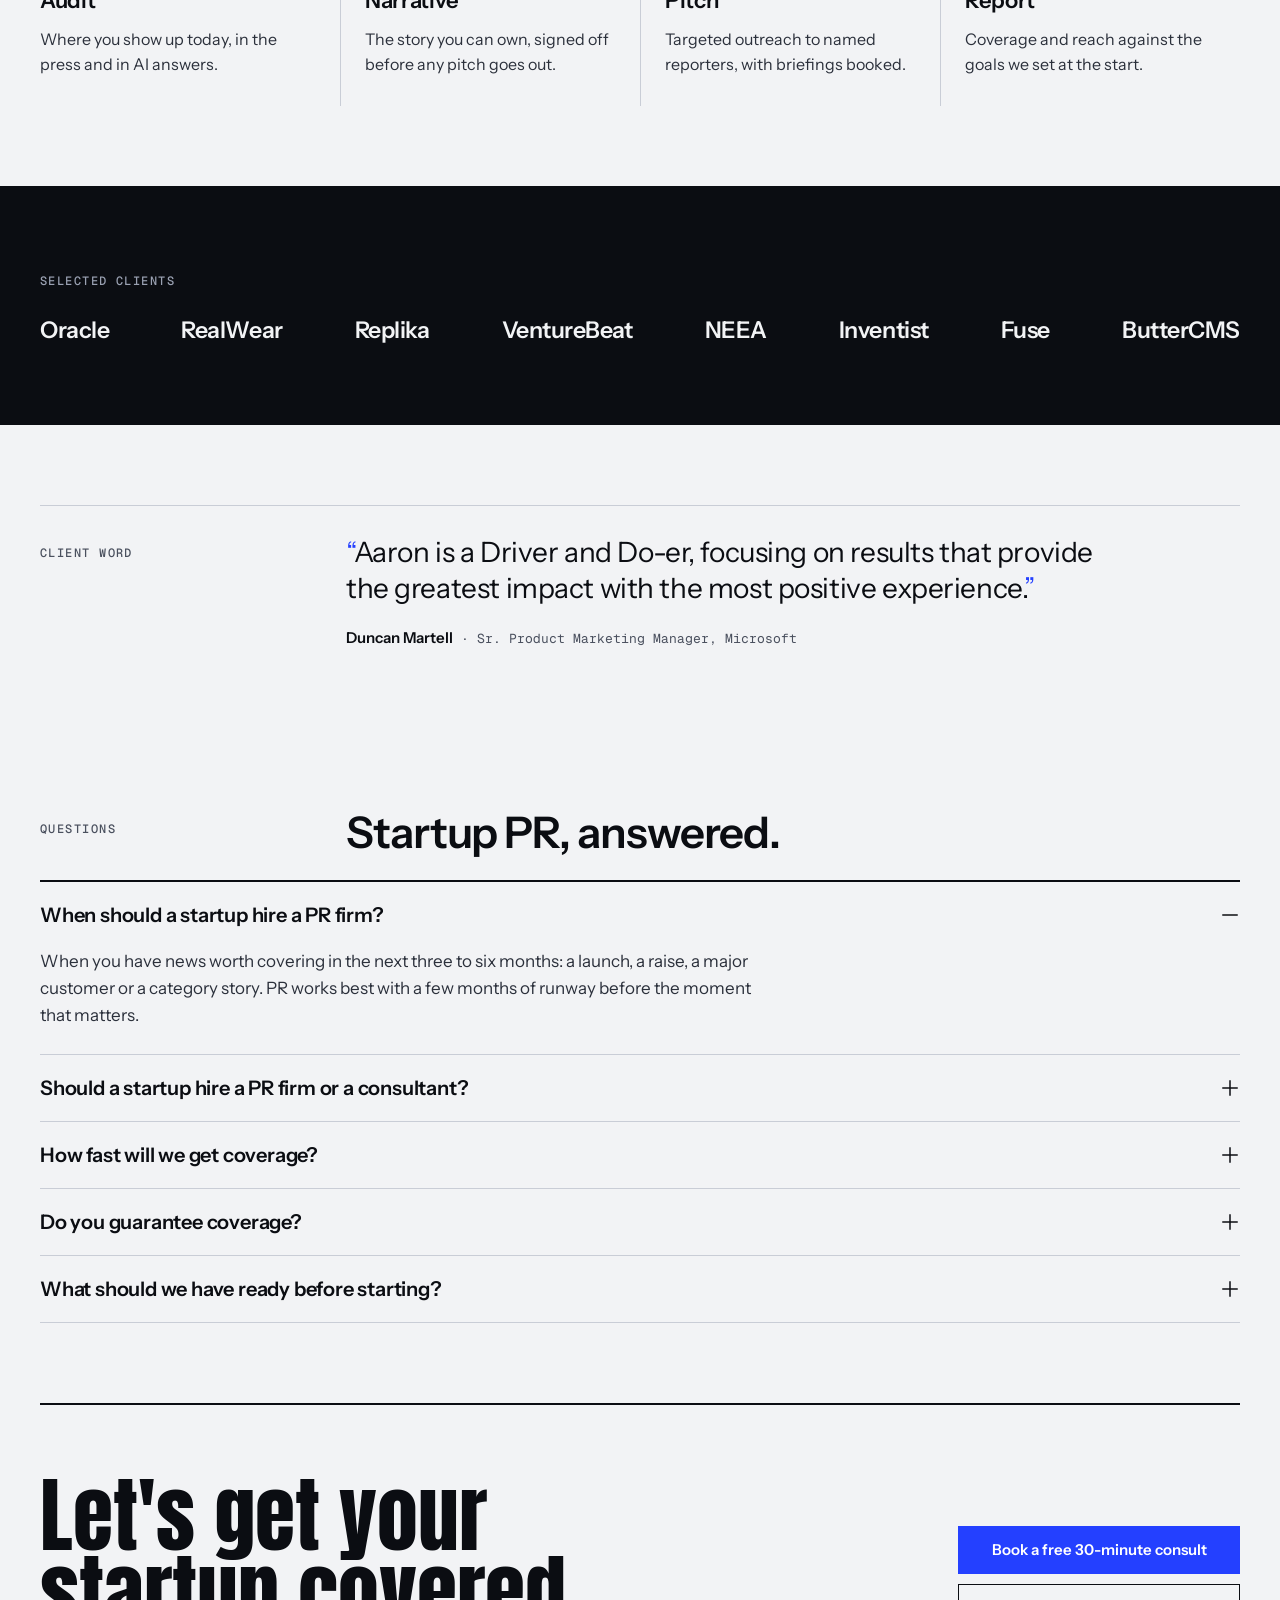
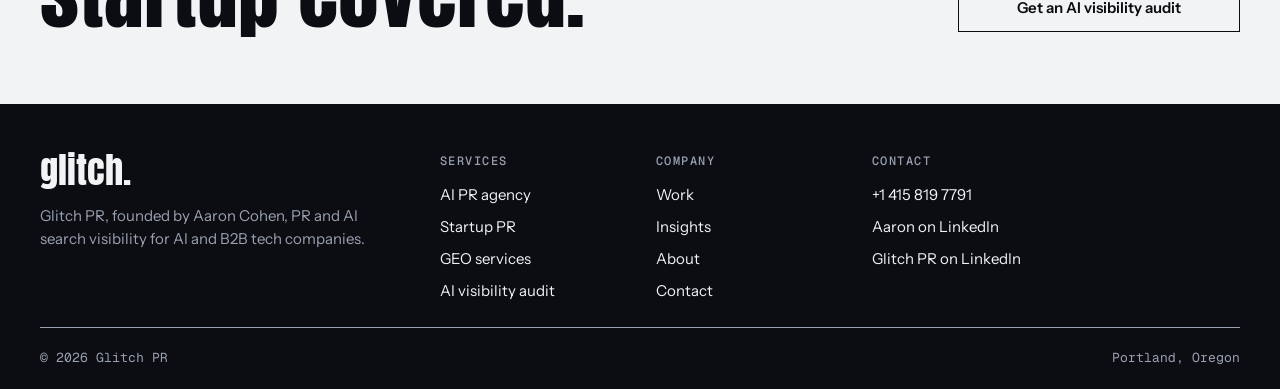
<file: startup-pr.html>
<!doctype html>
<html lang="en">
<head>
<meta charset="utf-8">
<meta name="viewport" content="width=device-width, initial-scale=1, viewport-fit=cover">
<title>Startup PR Firm for AI and Tech Founders | Glitch PR</title>
<meta name="description" content="A startup PR firm for AI and tech founders, seed through growth. Work directly with a senior operator, from your first story to your funding announcement.">
<link rel="canonical" href="https://www.glitchpr.com/startup-pr"><meta property="og:title" content="Startup PR Firm for AI and Tech Founders | Glitch PR"><meta property="og:description" content="A startup PR firm for AI and tech founders, seed through growth. Work directly with a senior operator, from your first story to your funding announcement."><meta property="og:url" content="https://www.glitchpr.com/startup-pr"><meta property="og:type" content="website"><meta name="twitter:card" content="summary_large_image"><meta property="og:image" content="https://www.glitchpr.com/og.png"><meta name="twitter:image" content="https://www.glitchpr.com/og.png"><link rel="apple-touch-icon" href="/apple-touch-icon.png">
<link rel="icon" href="/favicon.svg" type="image/svg+xml">
<link rel="preconnect" href="https://fonts.googleapis.com"><link rel="preconnect" href="https://fonts.gstatic.com" crossorigin><link rel="stylesheet" href="https://fonts.googleapis.com/css2?family=Anton&family=Instrument+Sans:ital,wght@0,400;0,500;0,600;1,400&family=Geist+Mono:wght@400;500&display=swap">
<link rel="stylesheet" href="/styles.css">
<script type="application/ld+json">{"@context": "https://schema.org", "@type": "FAQPage", "mainEntity": [{"@type": "Question", "name": "When should a startup hire a PR firm?", "acceptedAnswer": {"@type": "Answer", "text": "When you have news worth covering in the next three to six months: a launch, a raise, a major customer or a category story. PR works best with a few months of runway before the moment that matters."}}, {"@type": "Question", "name": "Should a startup hire a PR firm or a consultant?", "acceptedAnswer": {"@type": "Answer", "text": "It depends on who does the work. Many firms pitch you with a senior partner and staff the account with junior people. A senior consultant costs less in overhead and you get experience on every task. Ask any firm who will write your pitches and call reporters."}}, {"@type": "Question", "name": "How fast will we get coverage?", "acceptedAnswer": {"@type": "Answer", "text": "Most clients see first coverage within the first one to two months, depending on the news and timing. Strong, timely news moves faster."}}, {"@type": "Question", "name": "Do you guarantee coverage?", "acceptedAnswer": {"@type": "Answer", "text": "No. Earned media can't be guaranteed honestly, and anyone who promises it is usually selling paid placement. I'll tell you upfront what's likely and why."}}, {"@type": "Question", "name": "What should we have ready before starting?", "acceptedAnswer": {"@type": "Answer", "text": "A clear sense of your next milestone, someone available for interviews and any customer results you can share. I'll build the story from there."}}]}</script>
</head>
<body>
<header class="nav">
  <div class="wrap">
    <a class="wordmark" href="/" aria-label="Glitch PR home">glitch.</a>
    <ul class="nav-links"><li><a href="/ai-pr-agency" aria-current="page">PR</a></li><li><a href="/geo-services">AI search visibility</a></li><li><a href="/work">Work</a></li><li><a href="/why-pr-matters-for-ai-search">Insights</a></li><li><a href="/about">About</a></li></ul>
    <a class="btn btn-inverse nav-cta" href="/contact">Book a consult</a>
    <details class="menu">
      <summary aria-label="Open menu">Menu <svg width="20" height="20" viewBox="0 0 20 20" aria-hidden="true"><path d="M3 6h14M3 10h14M3 14h14" stroke="currentColor" stroke-width="1.5" stroke-linecap="square" fill="none"/></svg></summary>
      <nav class="menu-panel" aria-label="Mobile"><a href="/ai-pr-agency">PR</a><a href="/geo-services">AI search visibility</a><a href="/work">Work</a><a href="/why-pr-matters-for-ai-search">Insights</a><a href="/about">About</a><a class="btn btn-primary" href="/contact">Book a free 30-minute consult</a></nav>
    </details>
  </div>
</header>
<section class="page-head"><div class="wrap">
  <span class="label">Startup PR firm</span>
  <div class="grid-9-3"><h1 class="h1-l main">PR for startups, run by the person who does the work.</h1><div class="hero-side side"><p class="lede">Startup PR for AI and tech founders, seed through growth. You work directly with a senior operator, not a junior account team, from your first story to your funding announcement.</p><div class="stack"><a class="btn btn-primary" href="/contact">Book a free 30-minute consult</a><a class="btn btn-secondary" href="/ai-visibility-audit">Get an AI visibility audit</a></div></div></div>
</div></section>
<section class="section" style="padding-top:0"><div class="wrap">
  <div class="sec-head rule"><span class="label">The difference</span><div class="sec-body"><h2 class="h2">You get the senior person. Every day.</h2></div></div>
  <div class="grid-2">
    <div class="cell"><h3>How many PR firms work</h3><ul class="ticks muted"><li><svg viewBox="0 0 20 20" aria-hidden="true"><path d="M5 10h10"/></svg>A partner pitches you, then hands you to a junior team</li><li><svg viewBox="0 0 20 20" aria-hidden="true"><path d="M5 10h10"/></svg>Monthly reports full of activity, light on coverage</li><li><svg viewBox="0 0 20 20" aria-hidden="true"><path d="M5 10h10"/></svg>Retainers priced to cover the layers in between</li></ul></div>
    <div class="cell"><h3>How I work</h3><ul class="ticks"><li><svg viewBox="0 0 20 20" aria-hidden="true"><path d="M4 10.5l4 4 8-9"/></svg>I write your pitches and call the reporters myself</li><li><svg viewBox="0 0 20 20" aria-hidden="true"><path d="M4 10.5l4 4 8-9"/></svg>Reporting on coverage, reach and what AI engines now say</li><li><svg viewBox="0 0 20 20" aria-hidden="true"><path d="M4 10.5l4 4 8-9"/></svg>A short client list, so your news gets real attention</li></ul></div>
  </div>
</div></section>
<section class="section" style="padding-top:0"><div class="wrap">
  <div class="sec-head rule"><span class="label">By stage</span><div class="sec-body"><h2 class="h2">What PR should do at each stage.</h2></div></div>
  <div class="grid-3">
    <div class="cell"><span class="label accent">Seed</span><h3>Get on the map</h3><p>Sharpen the story, launch the product and land the first credible coverage investors and early buyers can find.</p></div>
    <div class="cell"><span class="label accent">Series A</span><h3>Own a category</h3><p>Funding news with a point, founder visibility and trade press that reaches the buyers you're scaling into.</p></div>
    <div class="cell"><span class="label accent">Series B and beyond</span><h3>Become the default</h3><p>Tier-one coverage, analyst relationships and AI search visibility so you're the answer when buyers ask.</p></div>
  </div>
</div></section>
<section class="section" style="padding-top:0"><div class="wrap">
  <div class="sec-head rule"><span class="label">How it starts</span><div class="sec-body"><h2 class="h2">First month, start to finish.</h2></div></div>
  <div class="grid-4">
    <div class="cell"><h3>Audit</h3><p>Where you show up today, in the press and in AI answers.</p></div>
    <div class="cell"><h3>Narrative</h3><p>The story you can own, signed off before any pitch goes out.</p></div>
    <div class="cell"><h3>Pitch</h3><p>Targeted outreach to named reporters, with briefings booked.</p></div>
    <div class="cell"><h3>Report</h3><p>Coverage and reach against the goals we set at the start.</p></div>
  </div>
</div></section>
<section class="clients section"><div class="wrap"><span class="label">Selected clients</span>
<ul class="client-list"><li>Oracle</li><li>RealWear</li><li>Replika</li><li>VentureBeat</li><li>NEEA</li><li>Inventist</li><li>Fuse</li><li>ButterCMS</li></ul></div></section><section class="section"><div class="wrap"><figure class="quote" style="margin:0">
  <span class="label">Client word</span>
  <blockquote><p><span class="qm">“</span>Aaron is a Driver and Do-er, focusing on results that provide the greatest impact with the most positive experience.<span class="qm">”</span></p>
  <cite><b>Duncan Martell</b> · Sr. Product Marketing Manager, Microsoft</cite></blockquote>
</figure></div></section><section class="section"><div class="wrap">
  <div class="sec-head" style="padding-top:0;margin-bottom:24px"><span class="label">Questions</span><div class="sec-body"><h2 class="h2">Startup PR, answered.</h2></div></div>
  <div class="faq"><details open><summary>When should a startup hire a PR firm?<svg viewBox="0 0 20 20" aria-hidden="true"><path d="M3 10h14"/><path class="v" d="M10 3v14"/></svg></summary><p>When you have news worth covering in the next three to six months: a launch, a raise, a major customer or a category story. PR works best with a few months of runway before the moment that matters.</p></details><details><summary>Should a startup hire a PR firm or a consultant?<svg viewBox="0 0 20 20" aria-hidden="true"><path d="M3 10h14"/><path class="v" d="M10 3v14"/></svg></summary><p>It depends on who does the work. Many firms pitch you with a senior partner and staff the account with junior people. A senior consultant costs less in overhead and you get experience on every task. Ask any firm who will write your pitches and call reporters.</p></details><details><summary>How fast will we get coverage?<svg viewBox="0 0 20 20" aria-hidden="true"><path d="M3 10h14"/><path class="v" d="M10 3v14"/></svg></summary><p>Most clients see first coverage within the first one to two months, depending on the news and timing. Strong, timely news moves faster.</p></details><details><summary>Do you guarantee coverage?<svg viewBox="0 0 20 20" aria-hidden="true"><path d="M3 10h14"/><path class="v" d="M10 3v14"/></svg></summary><p>No. Earned media can't be guaranteed honestly, and anyone who promises it is usually selling paid placement. I'll tell you upfront what's likely and why.</p></details><details><summary>What should we have ready before starting?<svg viewBox="0 0 20 20" aria-hidden="true"><path d="M3 10h14"/><path class="v" d="M10 3v14"/></svg></summary><p>A clear sense of your next milestone, someone available for interviews and any customer results you can share. I'll build the story from there.</p></details></div>
</div></section><section><div class="wrap"><div class="cta">
  <h2>Let's get your startup covered.</h2>
  <div class="stack"><a class="btn btn-primary" href="/contact">Book a free 30-minute consult</a><a class="btn btn-secondary" href="/ai-visibility-audit">Get an AI visibility audit</a></div>
</div></div></section>
<footer>
  <div class="wrap">
    <div class="foot">
      <div><a class="wordmark" href="/">glitch.</a><p>Glitch PR, founded by Aaron Cohen, PR and AI search visibility for AI and B2B tech companies.</p></div>
      <div><h4>Services</h4><ul><li><a href="/ai-pr-agency">AI PR agency</a></li><li><a href="/startup-pr">Startup PR</a></li><li><a href="/geo-services">GEO services</a></li><li><a href="/ai-visibility-audit">AI visibility audit</a></li></ul></div>
      <div><h4>Company</h4><ul><li><a href="/work">Work</a></li><li><a href="/why-pr-matters-for-ai-search">Insights</a></li><li><a href="/about">About</a></li><li><a href="/contact">Contact</a></li></ul></div>
      <div><h4>Contact</h4><ul><li class="phone">+1 415 819 7791</li><li><a href="https://www.linkedin.com/in/aaron-c-cohen/" rel="noopener">Aaron on LinkedIn</a></li><li><a href="https://www.linkedin.com/company/glitch-pr" rel="noopener">Glitch PR on LinkedIn</a></li></ul></div>
    </div>
    <div class="foot-bar"><span>© 2026 Glitch PR</span><span>Portland, Oregon</span></div>
  </div>
</footer>
</body>
</html>
</file>
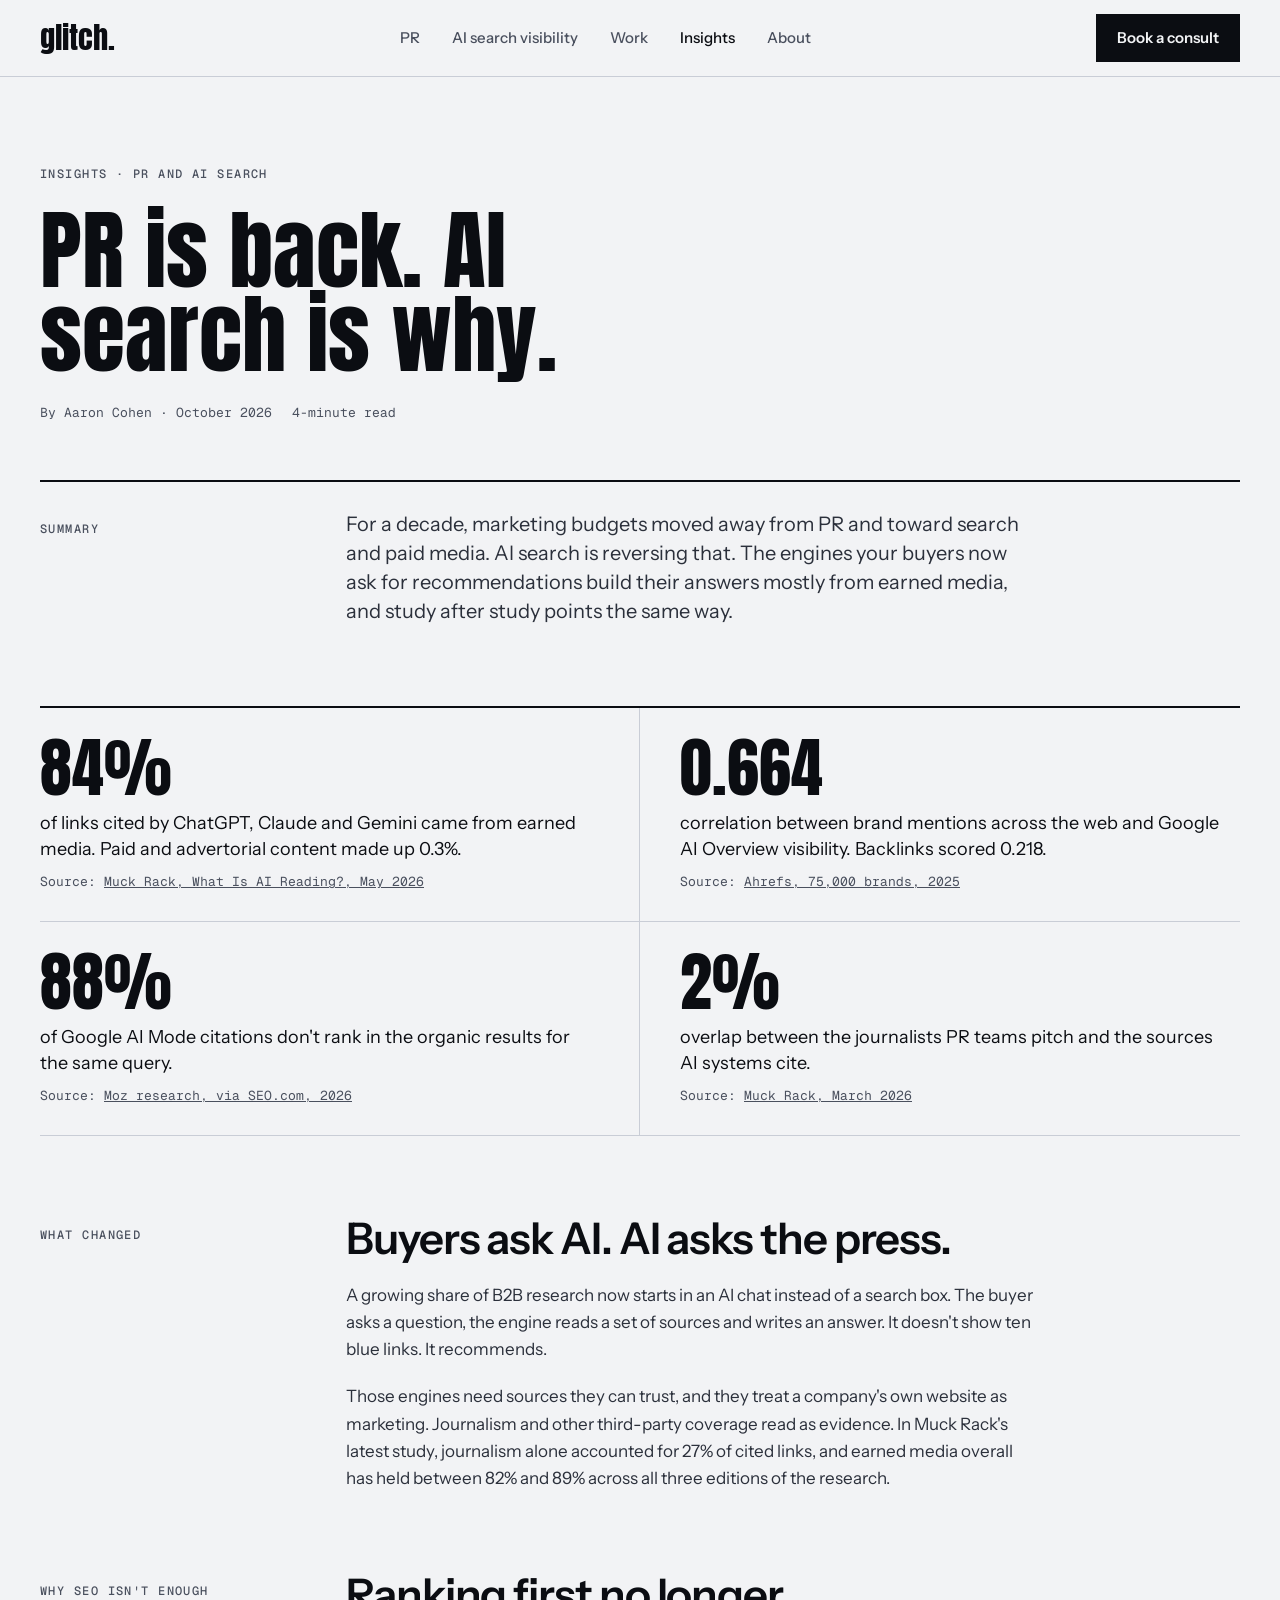
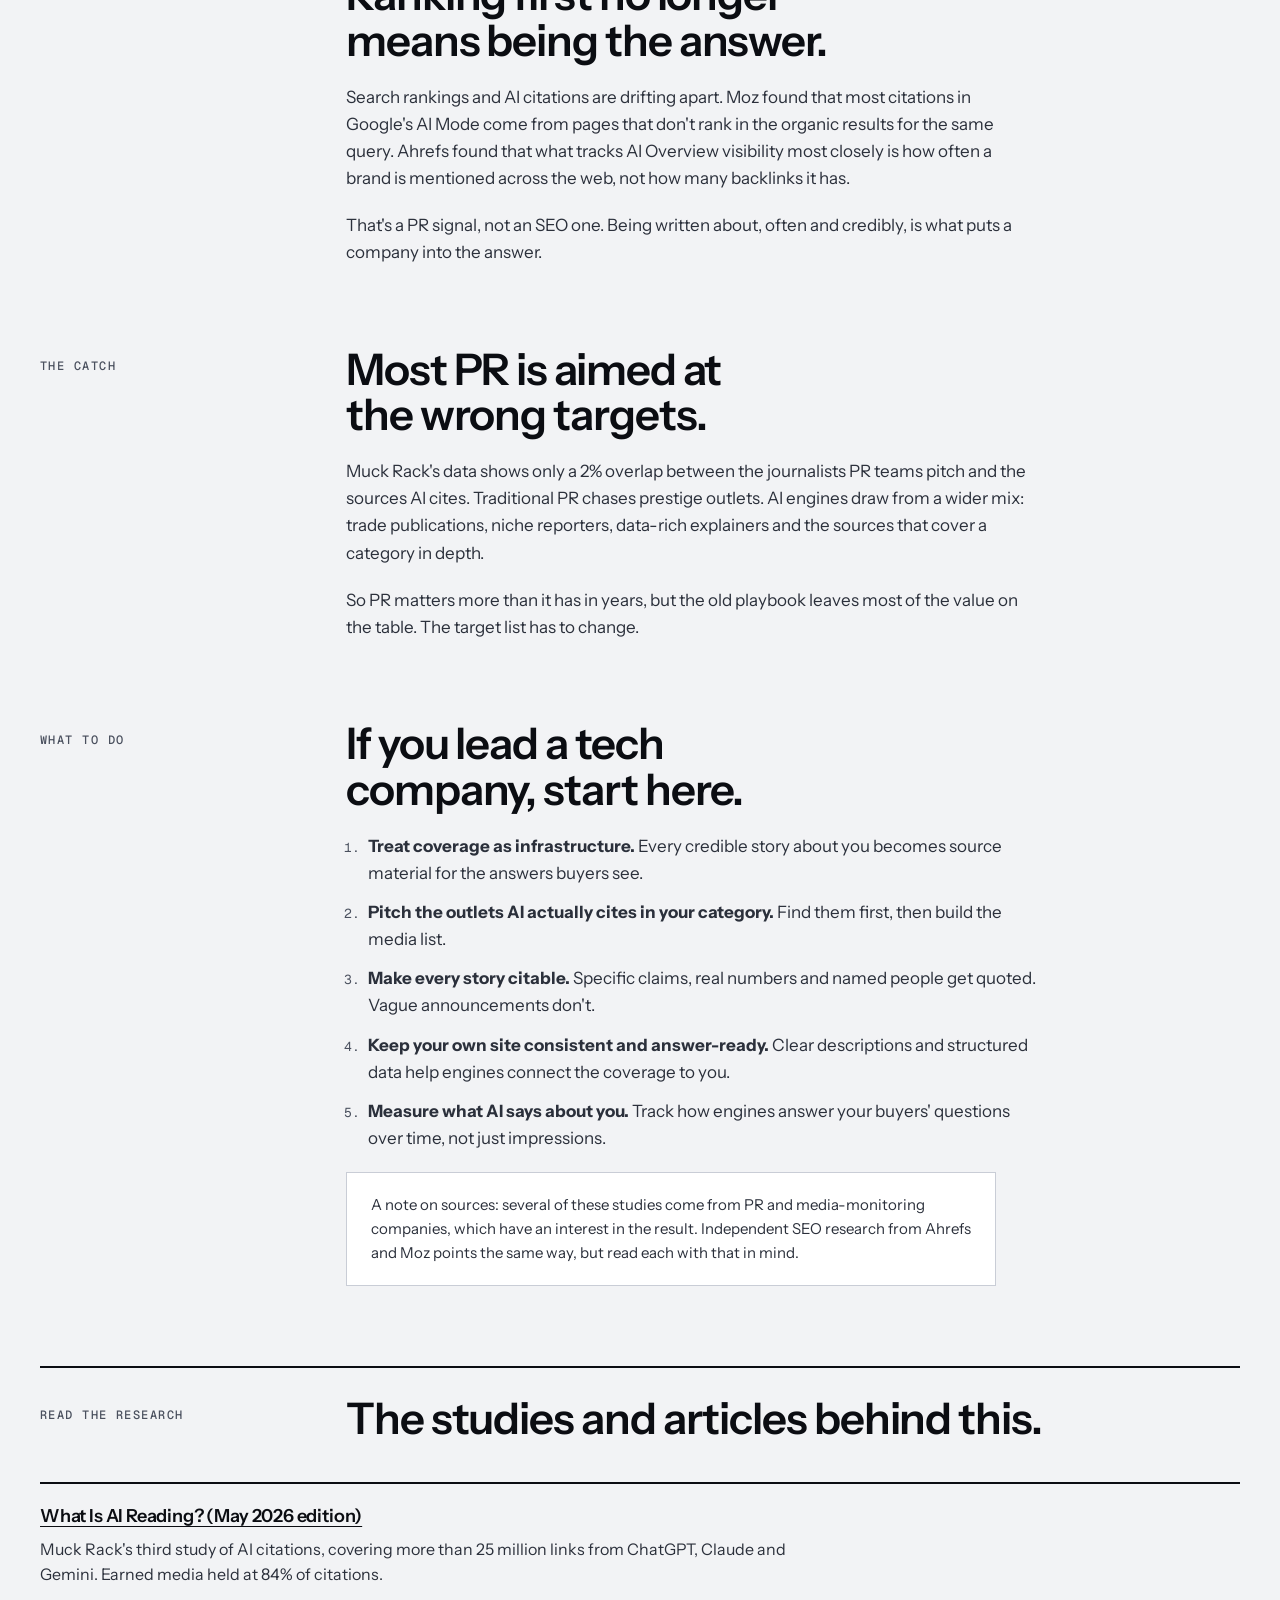
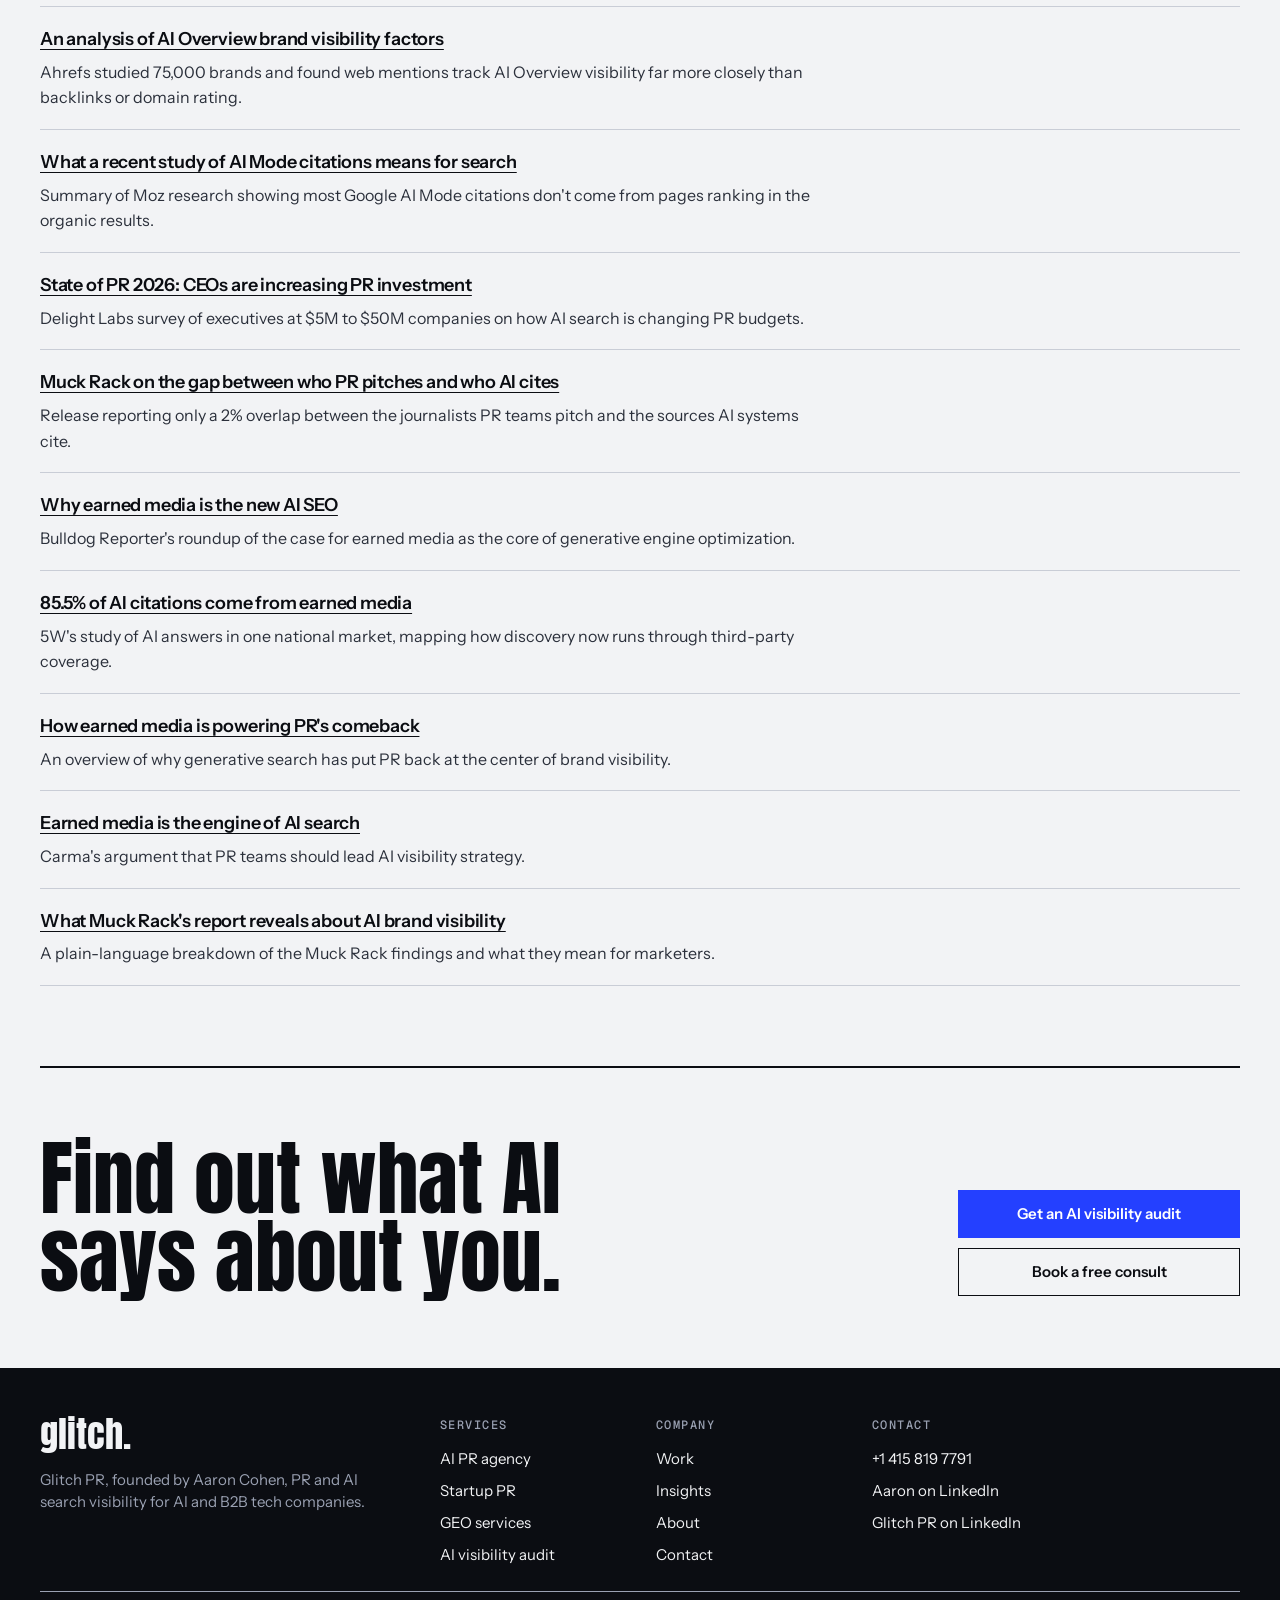
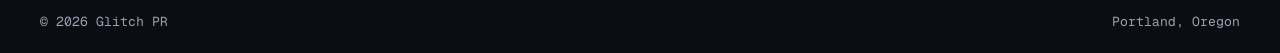
<file: why-pr-matters-for-ai-search.html>
<!doctype html>
<html lang="en">
<head>
<meta charset="utf-8">
<meta name="viewport" content="width=device-width, initial-scale=1, viewport-fit=cover">
<title>PR Is Back: Why Earned Media Drives AI Search | Glitch PR</title>
<meta name="description" content="Why PR matters more in the age of AI search: the research on earned media, AI citations and generative engine optimization, and what tech companies should do.">
<link rel="canonical" href="https://www.glitchpr.com/why-pr-matters-for-ai-search"><meta property="og:title" content="PR Is Back: Why Earned Media Drives AI Search | Glitch PR"><meta property="og:description" content="Why PR matters more in the age of AI search: the research on earned media, AI citations and generative engine optimization, and what tech companies should do."><meta property="og:url" content="https://www.glitchpr.com/why-pr-matters-for-ai-search"><meta property="og:type" content="website"><meta name="twitter:card" content="summary_large_image"><meta property="og:image" content="https://www.glitchpr.com/og.png"><meta name="twitter:image" content="https://www.glitchpr.com/og.png"><link rel="apple-touch-icon" href="/apple-touch-icon.png">
<link rel="icon" href="/favicon.svg" type="image/svg+xml">
<link rel="preconnect" href="https://fonts.googleapis.com"><link rel="preconnect" href="https://fonts.gstatic.com" crossorigin><link rel="stylesheet" href="https://fonts.googleapis.com/css2?family=Anton&family=Instrument+Sans:ital,wght@0,400;0,500;0,600;1,400&family=Geist+Mono:wght@400;500&display=swap">
<link rel="stylesheet" href="/styles.css">
<script type="application/ld+json">{"@context": "https://schema.org", "@type": "Article", "headline": "PR is back. AI search is why.", "author": {"@type": "Person", "name": "Aaron Cohen", "url": "https://www.glitchpr.com/about"}, "publisher": {"@type": "Organization", "name": "Glitch PR"}, "datePublished": "2026-10-23", "mainEntityOfPage": "https://www.glitchpr.com/why-pr-matters-for-ai-search", "citation": ["https://aimagazine.com/globenewswire/3290268", "https://ahrefs.com/blog/ai-overview-brand-correlation/", "https://www.seo.com/blog/ai-mode-citations/", "https://globenewswire.com/news-release/2026/03/05/3250530/0/en/muck-rack-launches-ai-visibility-badges.html", "https://www.goskagit.com/new-survey-of-ceos-reveals-pr-investment-is-accelerating-and-boosted-by-ai-search/article_612a4257-3178-5d31-81b3-44986ad48b83.html"]}</script>
</head>
<body>
<header class="nav">
  <div class="wrap">
    <a class="wordmark" href="/" aria-label="Glitch PR home">glitch.</a>
    <ul class="nav-links"><li><a href="/ai-pr-agency">PR</a></li><li><a href="/geo-services">AI search visibility</a></li><li><a href="/work">Work</a></li><li><a href="/why-pr-matters-for-ai-search" aria-current="page">Insights</a></li><li><a href="/about">About</a></li></ul>
    <a class="btn btn-inverse nav-cta" href="/contact">Book a consult</a>
    <details class="menu">
      <summary aria-label="Open menu">Menu <svg width="20" height="20" viewBox="0 0 20 20" aria-hidden="true"><path d="M3 6h14M3 10h14M3 14h14" stroke="currentColor" stroke-width="1.5" stroke-linecap="square" fill="none"/></svg></summary>
      <nav class="menu-panel" aria-label="Mobile"><a href="/ai-pr-agency">PR</a><a href="/geo-services">AI search visibility</a><a href="/work">Work</a><a href="/why-pr-matters-for-ai-search">Insights</a><a href="/about">About</a><a class="btn btn-primary" href="/contact">Book a free 30-minute consult</a></nav>
    </details>
  </div>
</header>
<section class="page-head"><div class="wrap">
  <span class="label">Insights · PR and AI search</span>
  <h1 class="h1-l" style="max-width:14ch">PR is back. AI search is why.</h1>
  <div class="byline" style="margin-top:28px"><span class="meta">By Aaron Cohen · October 2026</span><span class="meta">4-minute read</span></div>
</div></section>
<section class="section" style="padding-top:0"><div class="wrap">
  <div class="article rule" style="padding-top:28px">
    <span class="label">Summary</span>
    <div class="prose">
      <p class="lede">For a decade, marketing budgets moved away from PR and toward search and paid media. AI search is reversing that. The engines your buyers now ask for recommendations build their answers mostly from earned media, and study after study points the same way.</p>
    </div>
  </div>
</div></section>
<section class="section" style="padding-top:0"><div class="wrap">
  <div class="findings">
    <div class="finding"><span class="stat-n">84%</span><p>of links cited by ChatGPT, Claude and Gemini came from earned media. Paid and advertorial content made up 0.3%.</p><span class="meta">Source: <a href="https://aimagazine.com/globenewswire/3290268" rel="noopener">Muck Rack, What Is AI Reading?, May 2026</a></span></div>
    <div class="finding"><span class="stat-n">0.664</span><p>correlation between brand mentions across the web and Google AI Overview visibility. Backlinks scored 0.218.</p><span class="meta">Source: <a href="https://ahrefs.com/blog/ai-overview-brand-correlation/" rel="noopener">Ahrefs, 75,000 brands, 2025</a></span></div>
    <div class="finding"><span class="stat-n">88%</span><p>of Google AI Mode citations don't rank in the organic results for the same query.</p><span class="meta">Source: <a href="https://www.seo.com/blog/ai-mode-citations/" rel="noopener">Moz research, via SEO.com, 2026</a></span></div>
    <div class="finding"><span class="stat-n">2%</span><p>overlap between the journalists PR teams pitch and the sources AI systems cite.</p><span class="meta">Source: <a href="https://globenewswire.com/news-release/2026/03/05/3250530/0/en/muck-rack-launches-ai-visibility-badges.html" rel="noopener">Muck Rack, March 2026</a></span></div>
  </div>
</div></section>
<section class="section" style="padding-top:0"><div class="wrap">
  <div class="article">
    <span class="label">What changed</span>
    <div class="prose">
      <h2 class="h2">Buyers ask AI. AI asks the press.</h2>
      <p>A growing share of B2B research now starts in an AI chat instead of a search box. The buyer asks a question, the engine reads a set of sources and writes an answer. It doesn't show ten blue links. It recommends.</p>
      <p>Those engines need sources they can trust, and they treat a company's own website as marketing. Journalism and other third-party coverage read as evidence. In Muck Rack's latest study, journalism alone accounted for 27% of cited links, and earned media overall has held between 82% and 89% across all three editions of the research.</p>
    </div>
  </div>
</div></section>
<section class="section" style="padding-top:0"><div class="wrap">
  <div class="article">
    <span class="label">Why SEO isn't enough</span>
    <div class="prose">
      <h2 class="h2">Ranking first no longer means being the answer.</h2>
      <p>Search rankings and AI citations are drifting apart. Moz found that most citations in Google's AI Mode come from pages that don't rank in the organic results for the same query. Ahrefs found that what tracks AI Overview visibility most closely is how often a brand is mentioned across the web, not how many backlinks it has.</p>
      <p>That's a PR signal, not an SEO one. Being written about, often and credibly, is what puts a company into the answer.</p>
    </div>
  </div>
</div></section>
<section class="section" style="padding-top:0"><div class="wrap">
  <div class="article">
    <span class="label">The catch</span>
    <div class="prose">
      <h2 class="h2">Most PR is aimed at the wrong targets.</h2>
      <p>Muck Rack's data shows only a 2% overlap between the journalists PR teams pitch and the sources AI cites. Traditional PR chases prestige outlets. AI engines draw from a wider mix: trade publications, niche reporters, data-rich explainers and the sources that cover a category in depth.</p>
      <p>So PR matters more than it has in years, but the old playbook leaves most of the value on the table. The target list has to change.</p>
    </div>
  </div>
</div></section>
<section class="section" style="padding-top:0"><div class="wrap">
  <div class="article">
    <span class="label">What to do</span>
    <div class="prose">
      <h2 class="h2">If you lead a tech company, start here.</h2>
      <ol>
        <li><strong>Treat coverage as infrastructure.</strong> Every credible story about you becomes source material for the answers buyers see.</li>
        <li><strong>Pitch the outlets AI actually cites in your category.</strong> Find them first, then build the media list.</li>
        <li><strong>Make every story citable.</strong> Specific claims, real numbers and named people get quoted. Vague announcements don't.</li>
        <li><strong>Keep your own site consistent and answer-ready.</strong> Clear descriptions and structured data help engines connect the coverage to you.</li>
        <li><strong>Measure what AI says about you.</strong> Track how engines answer your buyers' questions over time, not just impressions.</li>
      </ol>
      <p class="note">A note on sources: several of these studies come from PR and media-monitoring companies, which have an interest in the result. Independent SEO research from Ahrefs and Moz points the same way, but read each with that in mind.</p>
    </div>
  </div>
</div></section>
<section class="section" style="padding-top:0"><div class="wrap">
  <div class="sec-head rule"><span class="label">Read the research</span><div class="sec-body"><h2 class="h2">The studies and articles behind this.</h2></div></div>
  <ul class="reading"><li><a href="https://aimagazine.com/globenewswire/3290268" rel="noopener">What Is AI Reading? (May 2026 edition)</a><p>Muck Rack's third study of AI citations, covering more than 25 million links from ChatGPT, Claude and Gemini. Earned media held at 84% of citations.</p></li><li><a href="https://ahrefs.com/blog/ai-overview-brand-correlation/" rel="noopener">An analysis of AI Overview brand visibility factors</a><p>Ahrefs studied 75,000 brands and found web mentions track AI Overview visibility far more closely than backlinks or domain rating.</p></li><li><a href="https://www.seo.com/blog/ai-mode-citations/" rel="noopener">What a recent study of AI Mode citations means for search</a><p>Summary of Moz research showing most Google AI Mode citations don't come from pages ranking in the organic results.</p></li><li><a href="https://www.goskagit.com/new-survey-of-ceos-reveals-pr-investment-is-accelerating-and-boosted-by-ai-search/article_612a4257-3178-5d31-81b3-44986ad48b83.html" rel="noopener">State of PR 2026: CEOs are increasing PR investment</a><p>Delight Labs survey of executives at $5M to $50M companies on how AI search is changing PR budgets.</p></li><li><a href="https://globenewswire.com/news-release/2026/03/05/3250530/0/en/muck-rack-launches-ai-visibility-badges.html" rel="noopener">Muck Rack on the gap between who PR pitches and who AI cites</a><p>Release reporting only a 2% overlap between the journalists PR teams pitch and the sources AI systems cite.</p></li><li><a href="https://agilitypr.com/pr-news/pr-news-trends/why-earned-media-is-the-new-ai-seo-and-what-that-means-for-pr-teams-in-2026" rel="noopener">Why earned media is the new AI SEO</a><p>Bulldog Reporter's roundup of the case for earned media as the core of generative engine optimization.</p></li><li><a href="https://www.prnewswire.com/news-releases/85-5-of-ai-citations-come-from-earned-media--not-brand-websites-5w-releases-ai-and-the-israeli-brand-mapping-the-new-discovery-funnel-302771336.html" rel="noopener">85.5% of AI citations come from earned media</a><p>5W's study of AI answers in one national market, mapping how discovery now runs through third-party coverage.</p></li><li><a href="https://blog.wiztrust.com/en/how-earned-media-is-powering-prs-comeback-in-the-age-of-generative-ai-search" rel="noopener">How earned media is powering PR's comeback</a><p>An overview of why generative search has put PR back at the center of brand visibility.</p></li><li><a href="https://carma.com/fr/tms/earned-media-is-the-engine-of-ai-search/" rel="noopener">Earned media is the engine of AI search</a><p>Carma's argument that PR teams should lead AI visibility strategy.</p></li><li><a href="https://www.contentgrip.com/what-muck-racks-what-is-ai-reading-report-reveals-about-ai-brand-visibility/" rel="noopener">What Muck Rack's report reveals about AI brand visibility</a><p>A plain-language breakdown of the Muck Rack findings and what they mean for marketers.</p></li></ul>
</div></section>
<section><div class="wrap"><div class="cta">
  <h2>Find out what AI says about you.</h2>
  <div class="stack"><a class="btn btn-primary" href="/ai-visibility-audit">Get an AI visibility audit</a><a class="btn btn-secondary" href="/contact">Book a free consult</a></div>
</div></div></section>
<footer>
  <div class="wrap">
    <div class="foot">
      <div><a class="wordmark" href="/">glitch.</a><p>Glitch PR, founded by Aaron Cohen, PR and AI search visibility for AI and B2B tech companies.</p></div>
      <div><h4>Services</h4><ul><li><a href="/ai-pr-agency">AI PR agency</a></li><li><a href="/startup-pr">Startup PR</a></li><li><a href="/geo-services">GEO services</a></li><li><a href="/ai-visibility-audit">AI visibility audit</a></li></ul></div>
      <div><h4>Company</h4><ul><li><a href="/work">Work</a></li><li><a href="/why-pr-matters-for-ai-search">Insights</a></li><li><a href="/about">About</a></li><li><a href="/contact">Contact</a></li></ul></div>
      <div><h4>Contact</h4><ul><li class="phone">+1 415 819 7791</li><li><a href="https://www.linkedin.com/in/aaron-c-cohen/" rel="noopener">Aaron on LinkedIn</a></li><li><a href="https://www.linkedin.com/company/glitch-pr" rel="noopener">Glitch PR on LinkedIn</a></li></ul></div>
    </div>
    <div class="foot-bar"><span>© 2026 Glitch PR</span><span>Portland, Oregon</span></div>
  </div>
</footer>
</body>
</html>
</file>
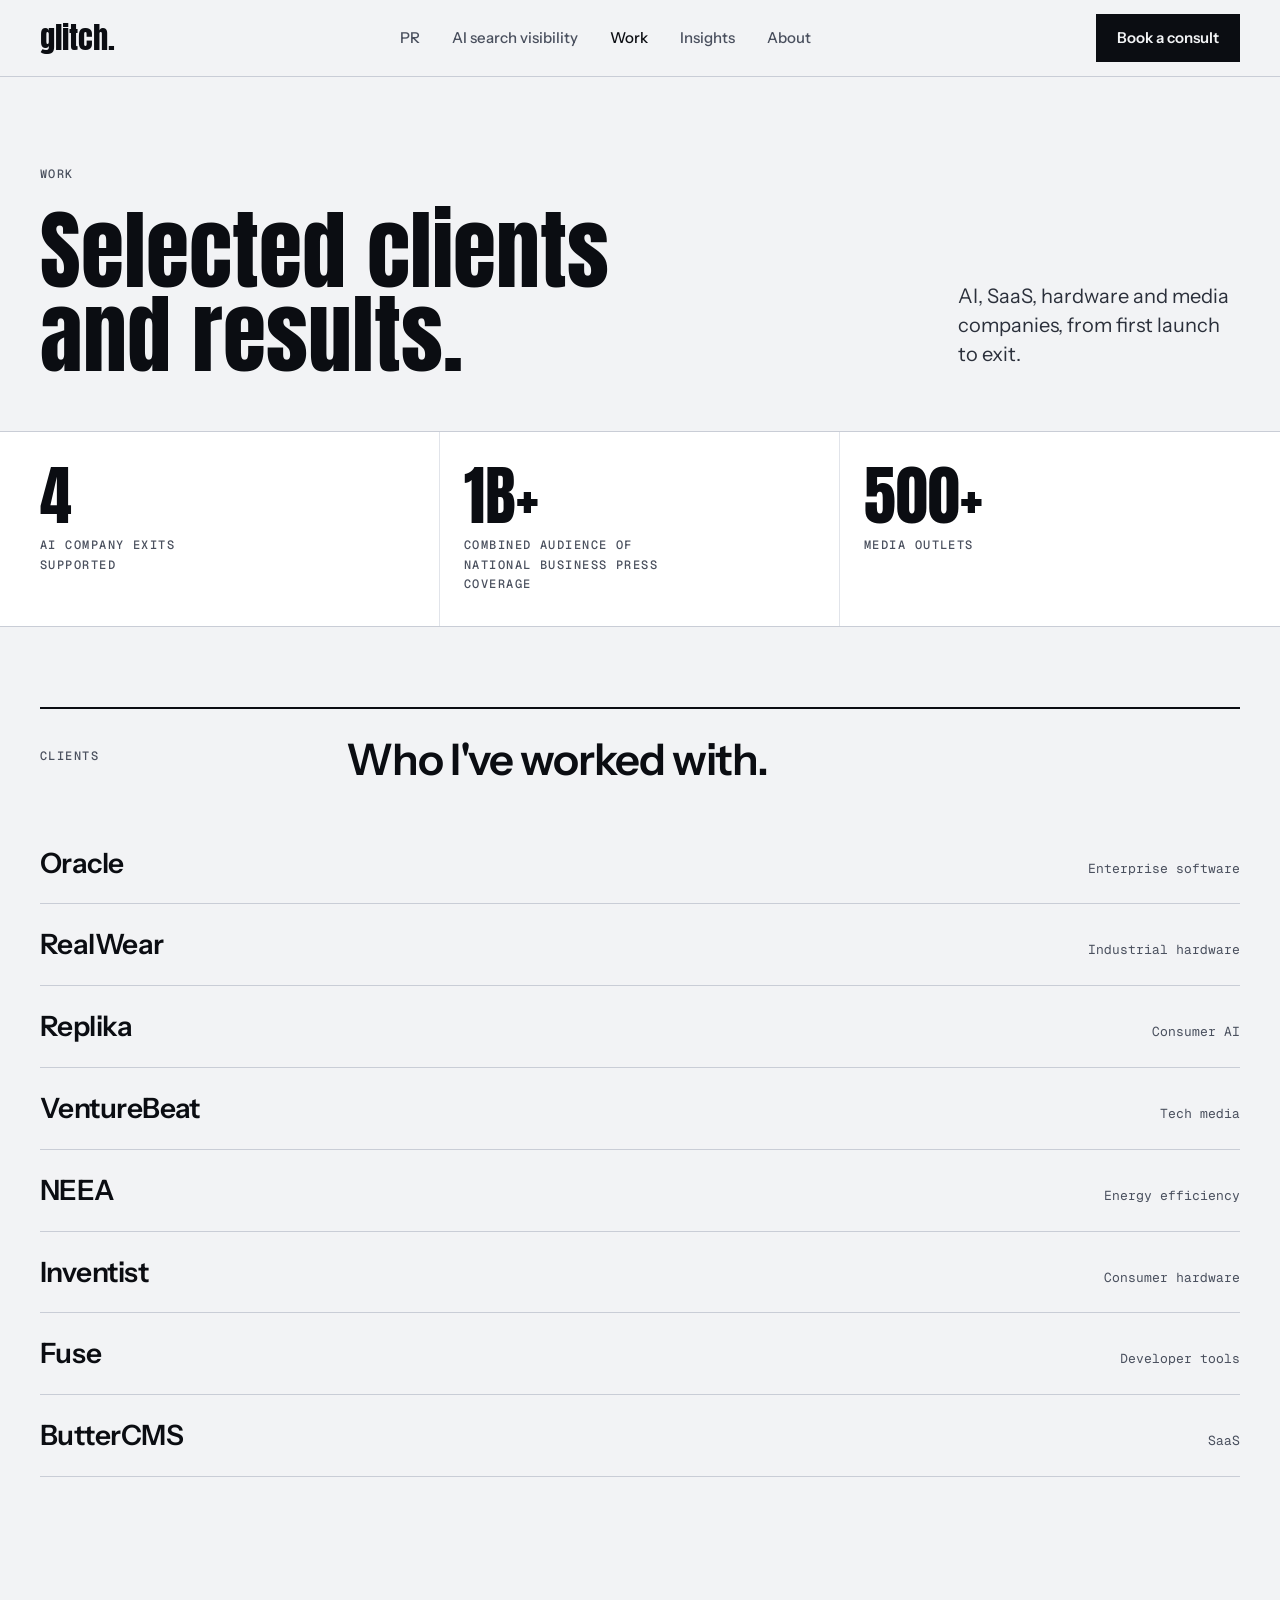
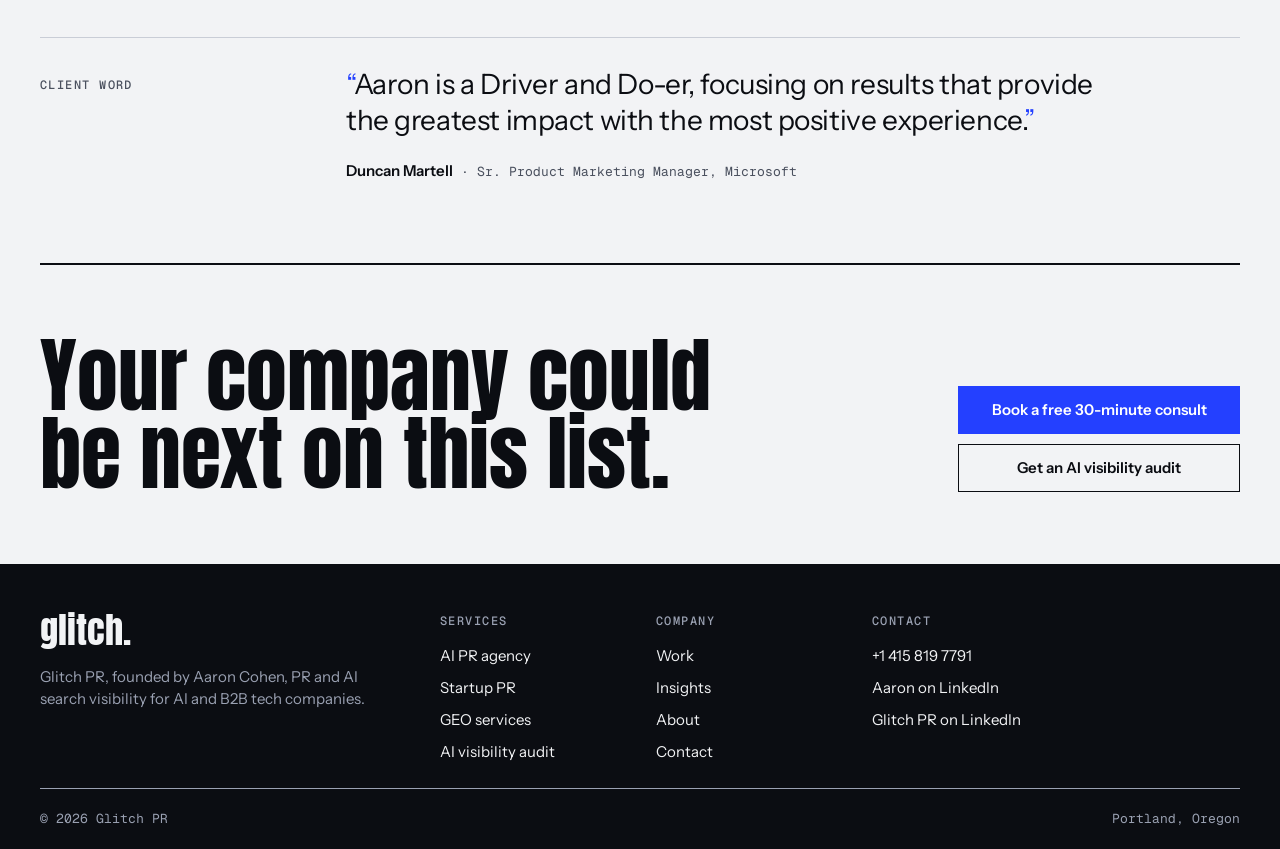
<file: work.html>
<!doctype html>
<html lang="en">
<head>
<meta charset="utf-8">
<meta name="viewport" content="width=device-width, initial-scale=1, viewport-fit=cover">
<title>Client Work and Results | Glitch PR</title>
<meta name="description" content="Selected Glitch PR clients across AI, SaaS, hardware and media, including Oracle, RealWear and Replika.">
<link rel="canonical" href="https://www.glitchpr.com/work"><meta property="og:title" content="Client Work and Results | Glitch PR"><meta property="og:description" content="Selected Glitch PR clients across AI, SaaS, hardware and media, including Oracle, RealWear and Replika."><meta property="og:url" content="https://www.glitchpr.com/work"><meta property="og:type" content="website"><meta name="twitter:card" content="summary_large_image"><meta property="og:image" content="https://www.glitchpr.com/og.png"><meta name="twitter:image" content="https://www.glitchpr.com/og.png"><link rel="apple-touch-icon" href="/apple-touch-icon.png">
<link rel="icon" href="/favicon.svg" type="image/svg+xml">
<link rel="preconnect" href="https://fonts.googleapis.com"><link rel="preconnect" href="https://fonts.gstatic.com" crossorigin><link rel="stylesheet" href="https://fonts.googleapis.com/css2?family=Anton&family=Instrument+Sans:ital,wght@0,400;0,500;0,600;1,400&family=Geist+Mono:wght@400;500&display=swap">
<link rel="stylesheet" href="/styles.css">

</head>
<body>
<header class="nav">
  <div class="wrap">
    <a class="wordmark" href="/" aria-label="Glitch PR home">glitch.</a>
    <ul class="nav-links"><li><a href="/ai-pr-agency">PR</a></li><li><a href="/geo-services">AI search visibility</a></li><li><a href="/work" aria-current="page">Work</a></li><li><a href="/why-pr-matters-for-ai-search">Insights</a></li><li><a href="/about">About</a></li></ul>
    <a class="btn btn-inverse nav-cta" href="/contact">Book a consult</a>
    <details class="menu">
      <summary aria-label="Open menu">Menu <svg width="20" height="20" viewBox="0 0 20 20" aria-hidden="true"><path d="M3 6h14M3 10h14M3 14h14" stroke="currentColor" stroke-width="1.5" stroke-linecap="square" fill="none"/></svg></summary>
      <nav class="menu-panel" aria-label="Mobile"><a href="/ai-pr-agency">PR</a><a href="/geo-services">AI search visibility</a><a href="/work">Work</a><a href="/why-pr-matters-for-ai-search">Insights</a><a href="/about">About</a><a class="btn btn-primary" href="/contact">Book a free 30-minute consult</a></nav>
    </details>
  </div>
</header>
<section class="page-head"><div class="wrap">
  <span class="label">Work</span>
  <div class="grid-9-3"><h1 class="h1-l main">Selected clients and results.</h1><div class="hero-side side"><p class="lede">AI, SaaS, hardware and media companies, from first launch to exit.</p></div></div>
</div></section>
<section class="stats" aria-label="Results"><div class="wrap stats-grid">
  <div class="stat"><span class="stat-n">4</span><span class="label">AI company exits supported</span></div>
  <div class="stat"><span class="stat-n">1B+</span><span class="label">Combined audience of national business press coverage</span></div>
  <div class="stat"><span class="stat-n">500+</span><span class="label">Media outlets</span></div>
</div></section>
<section class="section"><div class="wrap">
  <div class="sec-head rule"><span class="label">Clients</span><div class="sec-body"><h2 class="h2">Who I've worked with.</h2></div></div>
  <ul class="roster" style="border-top:0"><li><b>Oracle</b><span class="meta">Enterprise software</span></li><li><b>RealWear</b><span class="meta">Industrial hardware</span></li><li><b>Replika</b><span class="meta">Consumer AI</span></li><li><b>VentureBeat</b><span class="meta">Tech media</span></li><li><b>NEEA</b><span class="meta">Energy efficiency</span></li><li><b>Inventist</b><span class="meta">Consumer hardware</span></li><li><b>Fuse</b><span class="meta">Developer tools</span></li><li><b>ButterCMS</b><span class="meta">SaaS</span></li></ul>
</div></section>
<section class="section"><div class="wrap"><figure class="quote" style="margin:0">
  <span class="label">Client word</span>
  <blockquote><p><span class="qm">“</span>Aaron is a Driver and Do-er, focusing on results that provide the greatest impact with the most positive experience.<span class="qm">”</span></p>
  <cite><b>Duncan Martell</b> · Sr. Product Marketing Manager, Microsoft</cite></blockquote>
</figure></div></section><section><div class="wrap"><div class="cta">
  <h2>Your company could be next on this list.</h2>
  <div class="stack"><a class="btn btn-primary" href="/contact">Book a free 30-minute consult</a><a class="btn btn-secondary" href="/ai-visibility-audit">Get an AI visibility audit</a></div>
</div></div></section>
<footer>
  <div class="wrap">
    <div class="foot">
      <div><a class="wordmark" href="/">glitch.</a><p>Glitch PR, founded by Aaron Cohen, PR and AI search visibility for AI and B2B tech companies.</p></div>
      <div><h4>Services</h4><ul><li><a href="/ai-pr-agency">AI PR agency</a></li><li><a href="/startup-pr">Startup PR</a></li><li><a href="/geo-services">GEO services</a></li><li><a href="/ai-visibility-audit">AI visibility audit</a></li></ul></div>
      <div><h4>Company</h4><ul><li><a href="/work">Work</a></li><li><a href="/why-pr-matters-for-ai-search">Insights</a></li><li><a href="/about">About</a></li><li><a href="/contact">Contact</a></li></ul></div>
      <div><h4>Contact</h4><ul><li class="phone">+1 415 819 7791</li><li><a href="https://www.linkedin.com/in/aaron-c-cohen/" rel="noopener">Aaron on LinkedIn</a></li><li><a href="https://www.linkedin.com/company/glitch-pr" rel="noopener">Glitch PR on LinkedIn</a></li></ul></div>
    </div>
    <div class="foot-bar"><span>© 2026 Glitch PR</span><span>Portland, Oregon</span></div>
  </div>
</footer>
</body>
</html>
</file>
<file: styles.css>
/* Glitch design system: Signal Spec. 12-col grid, square, ruled; Anton only for H1, stats, closing CTA. */
:root{
  --surface-100:#F2F3F5;--surface-000:#FFFFFF;--ink:#0B0D12;--ink-body:#2B303B;--ink-muted:#4A505E;
  --line:#C9CDD6;--line-soft:#E1E4EA;--line-strong:#7C8293;--accent:#2440FF;--accent-ink:#FFFFFF;--accent-tint:#E6EAFF;
  --inverse-surface:#0B0D12;--inverse-ink:#F2F3F5;--inverse-muted:#9AA1B2;
  --display:Anton,Impact,"Arial Narrow",sans-serif;
  --sans:"Instrument Sans",system-ui,-apple-system,"Segoe UI",sans-serif;
  --mono:"Geist Mono",ui-monospace,Menlo,monospace;
}
@media (prefers-color-scheme:dark){:root:not([data-theme="light"]){
  --surface-100:#0B0D12;--surface-000:#141822;--ink:#F2F3F5;--ink-body:#D3D7E0;--ink-muted:#9AA1B2;
  --line:#2A2F3B;--line-soft:#1E222C;--line-strong:#656C80;--accent:#7A8CFF;--accent-ink:#0B0D12;--accent-tint:#1B2350;
  --inverse-surface:#F2F3F5;--inverse-ink:#0B0D12;--inverse-muted:#4A505E;color-scheme:dark}}
:root[data-theme="dark"]{
  --surface-100:#0B0D12;--surface-000:#141822;--ink:#F2F3F5;--ink-body:#D3D7E0;--ink-muted:#9AA1B2;
  --line:#2A2F3B;--line-soft:#1E222C;--line-strong:#656C80;--accent:#7A8CFF;--accent-ink:#0B0D12;--accent-tint:#1B2350;
  --inverse-surface:#F2F3F5;--inverse-ink:#0B0D12;--inverse-muted:#4A505E;color-scheme:dark}

*,*::before,*::after{box-sizing:border-box}
body{margin:0;background:var(--surface-100);color:var(--ink-body);font-family:var(--sans);font-size:17px;line-height:1.6;-webkit-font-smoothing:antialiased}
body::before{content:"";position:fixed;inset:0 0 auto;height:env(safe-area-inset-top,0px);z-index:30;background:var(--surface-100)}
a{color:var(--ink)}
a:hover{color:var(--accent)}
:focus-visible{outline:2px solid var(--accent);outline-offset:3px;border-radius:2px}
h1,h2,h3,h4{color:var(--ink);text-wrap:balance;margin:0}
p{margin:0}
.wrap{max-width:1280px;margin:0 auto;padding-left:max(16px,env(safe-area-inset-left,0px));padding-right:max(16px,env(safe-area-inset-right,0px))}
@media (min-width:860px){.wrap{padding-left:max(40px,env(safe-area-inset-left,0px));padding-right:max(40px,env(safe-area-inset-right,0px))}}
.label{font-family:var(--mono);font-size:12px;font-weight:500;letter-spacing:.12em;text-transform:uppercase;color:var(--ink-muted)}
.label.accent{color:var(--accent)}
.meta{font-family:var(--mono);font-size:13px;color:var(--ink-muted)}
.section{padding-block:56px}
@media (min-width:860px){.section{padding-block:80px}}
.rule{border-top:2px solid var(--ink)}

/* Buttons */
.btn{display:inline-flex;align-items:center;justify-content:center;min-height:48px;padding:0 20px;font:600 15px/1.2 var(--sans);text-decoration:none;border:1px solid transparent;transition:background-color .12s,color .12s}
.btn-primary{background:var(--accent);color:var(--accent-ink)}
.btn-primary:hover{background:var(--ink);color:var(--surface-100)}
.btn-secondary{border-color:var(--ink);color:var(--ink)}
.btn-secondary:hover{background:var(--ink);color:var(--surface-100)}
.btn-inverse{background:var(--ink);color:var(--surface-100)}
.btn-inverse:hover{background:var(--accent);color:var(--accent-ink)}

/* Nav */
.nav{position:sticky;top:env(safe-area-inset-top,0px);z-index:20;background:var(--surface-100);border-bottom:1px solid var(--line)}
.nav .wrap{display:flex;align-items:center;justify-content:space-between;gap:24px;padding-block:14px}
.wordmark{font-family:var(--display);font-size:30px;line-height:1;text-decoration:none;color:var(--ink)}
.wordmark:hover{color:var(--ink)}
.nav-links{display:none;gap:32px;list-style:none;margin:0;padding:0}
.nav-links a{font-size:15px;font-weight:500;color:var(--ink-muted);text-decoration:none}
.nav-links a:hover{color:var(--accent)}
.nav-cta{display:none}
@media (min-width:860px){.nav-links{display:flex}.nav-cta{display:inline-flex}.menu{display:none}}
.menu summary{list-style:none;cursor:pointer;min-height:44px;display:flex;align-items:center;gap:8px;font-weight:600;font-size:15px;color:var(--ink)}
.menu summary::-webkit-details-marker{display:none}
.menu[open] .menu-panel{display:flex}
.menu-panel{display:none;position:absolute;left:0;right:0;top:100%;flex-direction:column;gap:4px;background:var(--surface-100);border-bottom:1px solid var(--line);padding:12px max(16px,env(safe-area-inset-right,0px)) 20px max(16px,env(safe-area-inset-left,0px))}
.menu-panel a{padding:10px 0;font-size:17px;font-weight:500;text-decoration:none}

/* Hero */
.hero{padding-block:56px 48px}
@media (min-width:860px){.hero{padding-block:88px 64px}}
.grid-9-3{display:grid;gap:32px}
@media (min-width:860px){.grid-9-3{grid-template-columns:repeat(12,minmax(0,1fr));column-gap:24px;align-items:end}.grid-9-3>.main{grid-column:1/span 9}.grid-9-3>.side{grid-column:10/span 3}}
.hero .label{display:block;margin-bottom:24px}
.h1{font-family:var(--display);font-weight:400;font-size:clamp(56px,9.2vw,120px);line-height:.92;letter-spacing:-.01em}
.h1 em{font-style:normal;color:var(--accent)}
.hero-side{display:flex;flex-direction:column;gap:20px;padding-bottom:6px}
.lede{font-size:clamp(18px,1.6vw,20px);line-height:1.45;color:var(--ink-body)}
.stack{display:flex;flex-direction:column;gap:10px}

/* Stats */
.stats{background:var(--surface-000);border-top:1px solid var(--line);border-bottom:1px solid var(--line)}
.stats-grid{display:grid;grid-template-columns:1fr}
@media (min-width:640px){.stats-grid{grid-template-columns:repeat(3,minmax(0,1fr))}}
.stat{display:flex;flex-direction:column;gap:8px;padding:28px 0;border-bottom:1px solid var(--line-soft)}
.stat:last-child{border-bottom:0}
@media (min-width:640px){.stat{padding:32px 24px;border-bottom:0;border-right:1px solid var(--line-soft)}.stat:first-child{padding-left:0}.stat:last-child{border-right:0}}
.stat-n{font-family:var(--display);font-size:64px;line-height:1;color:var(--ink);font-variant-numeric:tabular-nums}
.stat .label{max-width:28ch}

/* Section header */
.sec-head{display:grid;gap:16px;padding-top:28px;margin-bottom:40px}
@media (min-width:860px){.sec-head{grid-template-columns:repeat(12,minmax(0,1fr));column-gap:24px}.sec-head>.label{grid-column:1/span 3;padding-top:10px}.sec-head>.sec-body{grid-column:4/span 9}}
.sec-body{display:flex;flex-direction:column;gap:16px}
.h2{font-size:clamp(32px,3.4vw,44px);font-weight:600;line-height:1.05;letter-spacing:-.025em}
.sec-body p{font-size:clamp(18px,1.6vw,20px);line-height:1.45;max-width:60ch}

/* Steps */
.steps{display:grid;gap:0;list-style:none;margin:0;padding:0}
@media (min-width:860px){.steps{grid-template-columns:repeat(3,minmax(0,1fr))}}
.steps li{display:flex;flex-direction:column;gap:12px;padding:24px 0;border-top:1px solid var(--line)}
@media (min-width:860px){.steps li{padding:24px 24px 8px 0}.steps li+li{padding-left:24px;border-left:1px solid var(--line)}}
.steps h3{font-size:22px;font-weight:600;line-height:1.25;letter-spacing:-.015em}
.steps p{font-size:16px;color:var(--ink-body)}

/* Pillars */
.pillars{display:grid}
@media (min-width:860px){.pillars{grid-template-columns:repeat(2,minmax(0,1fr))}}
.pillar{display:flex;flex-direction:column;gap:16px;padding:32px 0 40px}
.pillar+.pillar{border-top:1px solid var(--line)}
@media (min-width:860px){.pillar{padding:32px 40px 40px 0}.pillar+.pillar{border-top:0;border-left:1px solid var(--line);padding:32px 0 40px 40px}}
.h3{font-size:clamp(24px,2.2vw,28px);font-weight:600;line-height:1.15;letter-spacing:-.02em}
.pillar p{max-width:46ch}
.textlink{font-weight:600;font-size:15px;text-underline-offset:5px;text-decoration-thickness:1px}

/* Physical AI */
.physical{display:grid;gap:24px}
@media (min-width:860px){.physical{grid-template-columns:repeat(12,minmax(0,1fr));column-gap:24px}.physical>.label{grid-column:1/span 3;padding-top:10px}.physical>div{grid-column:4/span 9}}
.physical-body{display:flex;flex-direction:column;gap:16px}
.physical-body p{max-width:62ch}
.tags{display:flex;flex-wrap:wrap;gap:8px;list-style:none;margin:8px 0 0;padding:0}
.tags li{font-family:var(--mono);font-size:13px;color:var(--ink);border:1px solid var(--line-strong);padding:6px 10px}

/* Clients */
.clients{background:var(--inverse-surface);color:var(--inverse-ink)}
.clients .label{color:var(--inverse-muted)}
.client-list{list-style:none;margin:24px 0 0;padding:0;display:flex;flex-wrap:wrap;gap:12px 32px;font-weight:600;font-size:clamp(20px,1.8vw,24px);letter-spacing:-.02em;line-height:1.2}
@media (min-width:1100px){.client-list{flex-wrap:nowrap;justify-content:space-between;gap:24px;white-space:nowrap}}

/* Quote */
.quote{display:grid;gap:20px;padding-top:28px;border-top:1px solid var(--line)}
@media (min-width:860px){.quote{grid-template-columns:repeat(12,minmax(0,1fr));column-gap:24px}.quote>.label{grid-column:1/span 3;padding-top:10px}.quote>blockquote{grid-column:4/span 9}}
blockquote{margin:0;display:flex;flex-direction:column;gap:20px}
blockquote p{font-size:clamp(22px,2.2vw,28px);line-height:1.3;letter-spacing:-.015em;color:var(--ink);max-width:40ch}
.qm{color:var(--accent)}
cite{font-style:normal;font-family:var(--mono);font-size:13px;color:var(--ink-muted)}
cite b{font-family:var(--sans);font-size:15px;font-weight:600;color:var(--ink)}

/* Audit */
.audit{background:var(--surface-000);border-top:1px solid var(--line);border-bottom:1px solid var(--line)}
.audit-grid{display:grid;gap:32px}
@media (min-width:860px){.audit-grid{grid-template-columns:repeat(12,minmax(0,1fr));column-gap:24px;align-items:start}.audit-grid>.audit-copy{grid-column:1/span 7}.audit-grid>.audit-list{grid-column:9/span 4}}
.audit-copy{display:flex;flex-direction:column;gap:20px}
.audit-list{list-style:none;margin:0;padding:0;border-top:2px solid var(--ink)}
.audit-list li{display:flex;gap:12px;padding:16px 0;border-bottom:1px solid var(--line);font-size:16px;color:var(--ink-body)}
.audit-list svg{flex:none;width:20px;height:20px;margin-top:3px}
.audit-list path{stroke:var(--accent);stroke-width:1.5;fill:none;stroke-linecap:square}

/* FAQ */
.faq{border-top:2px solid var(--ink)}
.faq details{border-bottom:1px solid var(--line)}
.faq summary{list-style:none;cursor:pointer;display:flex;justify-content:space-between;align-items:center;gap:24px;padding:20px 0;font-size:20px;line-height:1.3;font-weight:600;letter-spacing:-.01em;color:var(--ink)}
.faq summary::-webkit-details-marker{display:none}
.faq summary svg{flex:none;width:20px;height:20px}
.faq summary path{stroke:var(--ink);stroke-width:1.5;fill:none;stroke-linecap:square}
.faq details[open] .v{display:none}
.faq details p{padding-bottom:24px;max-width:65ch}

/* CTA band */
.cta{display:grid;gap:28px;padding-block:56px;border-top:2px solid var(--ink)}
@media (min-width:860px){.cta{grid-template-columns:repeat(12,minmax(0,1fr));column-gap:24px;align-items:end;padding-block:72px}.cta>h2{grid-column:1/span 8}.cta>.stack{grid-column:10/span 3}}
.cta h2{font-family:var(--display);font-weight:400;font-size:clamp(48px,6.4vw,88px);line-height:.95}

/* Footer */
footer{background:var(--inverse-surface);color:var(--inverse-ink)}
footer a{color:var(--inverse-ink);text-decoration:none}
footer a:hover{color:var(--inverse-ink);text-decoration:underline}
.foot{display:grid;gap:32px;padding-block:48px 24px}
@media (min-width:860px){.foot{grid-template-columns:4fr 2fr 2fr 4fr}}
.foot .wordmark{color:var(--inverse-ink);font-size:36px}
.foot p{margin-top:12px;font-size:15px;line-height:1.5;color:var(--inverse-muted);max-width:34ch}
.foot h4{font-family:var(--mono);font-size:12px;font-weight:500;letter-spacing:.12em;text-transform:uppercase;color:var(--inverse-muted);margin-bottom:12px}
.foot ul{list-style:none;margin:0;padding:0;display:flex;flex-direction:column;gap:8px;font-size:15px}
.phone{user-select:all}
.foot-bar{display:flex;flex-wrap:wrap;justify-content:space-between;gap:12px;border-top:1px solid var(--inverse-muted);padding-block:20px;font-family:var(--mono);font-size:13px;color:var(--inverse-muted)}

@media (prefers-reduced-motion:reduce){.btn{transition:none}}

.answer{background:var(--accent-tint);border-left:0;border-top:2px solid var(--accent);padding:24px;display:flex;flex-direction:column;gap:10px}
.answer p{color:var(--ink);font-size:18px;line-height:1.55;max-width:70ch}
.grid-2{display:grid;gap:0}
@media (min-width:860px){.grid-2{grid-template-columns:repeat(2,minmax(0,1fr))}}
.cell{display:flex;flex-direction:column;gap:12px;padding:28px 0;border-top:1px solid var(--line)}
@media (min-width:860px){.grid-2>.cell:nth-child(odd){padding-right:40px}.grid-2>.cell:nth-child(even){padding-left:40px;border-left:1px solid var(--line)}}
.cell p{max-width:52ch}
.grid-3{display:grid;gap:0}
@media (min-width:860px){.grid-3{grid-template-columns:repeat(3,minmax(0,1fr))}.grid-3>.cell{padding-right:24px}.grid-3>.cell+.cell{padding-left:24px;border-left:1px solid var(--line)}}
.grid-4{display:grid;gap:0}
@media (min-width:860px){.grid-4{grid-template-columns:repeat(4,minmax(0,1fr))}.grid-4>.cell{padding-right:24px}.grid-4>.cell+.cell{padding-left:24px;border-left:1px solid var(--line)}}
.cell h3{font-size:22px;font-weight:600;line-height:1.25;letter-spacing:-.015em}
.cell p{font-size:16px}
.ticks{list-style:none;margin:0;padding:0;display:flex;flex-direction:column}
.ticks li{display:flex;gap:12px;padding:12px 0;border-bottom:1px solid var(--line-soft);font-size:16px}
.ticks li:last-child{border-bottom:0}
.ticks svg{flex:none;width:20px;height:20px;margin-top:3px}
.ticks path{stroke:var(--accent);stroke-width:1.5;fill:none;stroke-linecap:square}
.ticks.muted path{stroke:var(--ink-muted)}
.scope{background:var(--surface-000);border:1px solid var(--ink);padding:24px;display:flex;flex-direction:column;gap:16px}
.table-wrap{overflow-x:auto;border-top:2px solid var(--ink)}
table{border-collapse:collapse;width:100%;min-width:640px;font-family:var(--mono);font-size:14px}
th,td{text-align:left;padding:14px 12px 14px 0;border-bottom:1px solid var(--line);vertical-align:top;font-variant-numeric:tabular-nums}
th{font-size:12px;font-weight:500;letter-spacing:.12em;text-transform:uppercase;color:var(--ink-muted)}
td{color:var(--ink)}
.yes{color:var(--accent)}
.caption{font-size:13px;color:var(--ink-muted)}
.page-head{padding-block:56px 40px}
@media (min-width:860px){.page-head{padding-block:88px 56px}}
.page-head .label{display:block;margin-bottom:24px}
.h1-l{font-family:var(--display);font-weight:400;font-size:clamp(52px,7vw,88px);line-height:.95}
.about-grid{display:grid;gap:40px}
@media (min-width:860px){.about-grid{grid-template-columns:repeat(12,minmax(0,1fr));column-gap:24px}.about-grid>.photo{grid-column:1/span 4}.about-grid>.bio{grid-column:6/span 7}}
.photo img{display:block;width:100%;max-width:100%;aspect-ratio:1/1;object-fit:cover;background:var(--surface-000)}
.photo .caption{margin-top:10px;display:block}
.bio{display:flex;flex-direction:column;gap:18px}
.bio p{max-width:62ch}
.facts{display:grid;grid-template-columns:minmax(0,140px) minmax(0,1fr);border-top:2px solid var(--ink);margin:0}
.facts dt,.facts dd{padding:14px 0;border-bottom:1px solid var(--line);margin:0}
.facts dt{font-family:var(--mono);font-size:12px;font-weight:500;letter-spacing:.12em;text-transform:uppercase;color:var(--ink-muted);padding-top:17px}
.facts dd{color:var(--ink)}
.candid{margin:0;display:flex;flex-direction:column;gap:10px}
.candid img{display:block;width:100%;max-width:100%;height:auto}
.roster{list-style:none;margin:0;padding:0;border-top:2px solid var(--ink)}
.roster li{display:grid;grid-template-columns:minmax(0,1fr) auto;gap:16px;align-items:baseline;padding:18px 0;border-bottom:1px solid var(--line)}
.roster b{font-size:clamp(22px,2.4vw,28px);font-weight:600;letter-spacing:-.02em;color:var(--ink)}
.form{display:flex;flex-direction:column;gap:20px}
.field{display:flex;flex-direction:column;gap:8px;min-width:0}
.field label,.choice legend{font-family:var(--mono);font-size:12px;font-weight:500;letter-spacing:.12em;text-transform:uppercase;color:var(--ink-muted)}
.field input,.field textarea{font:400 16px/1.4 var(--sans);color:var(--ink);background:var(--surface-000);border:1px solid var(--line-strong);border-radius:0;padding:12px 14px;min-height:48px;width:100%}
.field textarea{min-height:140px;resize:vertical}
.field input:focus,.field textarea:focus{outline:2px solid var(--accent);outline-offset:1px;border-color:var(--ink)}
.row2{display:grid;gap:20px}
@media (min-width:640px){.row2{grid-template-columns:repeat(2,minmax(0,1fr))}}
.choice{border:0;margin:0;padding:0;display:flex;flex-direction:column;gap:10px}
.choice-opts{display:grid;gap:10px}
@media (min-width:640px){.choice-opts{grid-template-columns:repeat(2,minmax(0,1fr))}}
.choice label{display:flex;gap:10px;align-items:center;min-height:48px;padding:0 14px;border:1px solid var(--line-strong);background:var(--surface-000);cursor:pointer;font-weight:600;font-size:15px;color:var(--ink)}
.choice input{accent-color:var(--accent);width:18px;height:18px}
.choice label:has(input:checked){border-color:var(--accent);box-shadow:inset 0 0 0 1px var(--accent)}
.status{font-size:15px;color:var(--ink-muted);min-height:1.5em}
.contact-grid{display:grid;gap:48px}
@media (min-width:860px){.contact-grid{grid-template-columns:repeat(12,minmax(0,1fr));column-gap:24px}.contact-grid>.form{grid-column:1/span 7}.contact-grid>aside{grid-column:9/span 4}}
.direct{display:flex;flex-direction:column;gap:0;border-top:2px solid var(--ink)}
.direct>div{display:flex;flex-direction:column;gap:6px;padding:18px 0;border-bottom:1px solid var(--line)}
.phone-big{font-family:var(--display);font-size:32px;line-height:1.1;color:var(--ink);user-select:all;font-variant-numeric:tabular-nums}
.copy{align-self:flex-start;font:500 13px var(--mono);background:none;border:1px solid var(--line-strong);color:var(--ink);padding:8px 12px;min-height:36px;cursor:pointer}
.copy:hover{border-color:var(--ink)}
.nav-links a[aria-current="page"]{color:var(--ink)}
.findings{display:grid;gap:0;border-top:2px solid var(--ink)}
@media (min-width:860px){.findings{grid-template-columns:repeat(2,minmax(0,1fr))}}
.finding{display:flex;flex-direction:column;gap:10px;padding:28px 0;border-bottom:1px solid var(--line)}
@media (min-width:860px){.finding:nth-child(odd){padding-right:40px;border-right:1px solid var(--line)}.finding:nth-child(even){padding-left:40px}}
.finding p{color:var(--ink);font-size:18px;line-height:1.45;max-width:46ch}
.finding .meta a{color:var(--ink-muted)}
.finding .meta a:hover{color:var(--accent)}
.article{display:grid;gap:24px}
@media (min-width:860px){.article{grid-template-columns:repeat(12,minmax(0,1fr));column-gap:24px}.article>.label{grid-column:1/span 3;padding-top:10px}.article>.prose{grid-column:4/span 7}}
.prose{display:flex;flex-direction:column;gap:20px}
.prose p,.prose li{max-width:65ch}
.prose a{text-underline-offset:4px}
.prose ol{margin:0;padding-left:22px;display:flex;flex-direction:column;gap:12px}
.prose li::marker{font-family:var(--mono);font-size:13px;color:var(--ink-muted)}
.byline{display:flex;flex-wrap:wrap;gap:8px 20px;align-items:center}
.reading{list-style:none;margin:0;padding:0;border-top:2px solid var(--ink)}
.reading li{display:flex;flex-direction:column;gap:6px;padding:18px 0;border-bottom:1px solid var(--line)}
.reading a{font-weight:600;font-size:18px;letter-spacing:-.01em;text-underline-offset:4px}
.reading p{font-size:16px;max-width:70ch}
.note{background:var(--surface-000);border:1px solid var(--line);padding:20px 24px;font-size:15px;color:var(--ink-body)}
</file>
